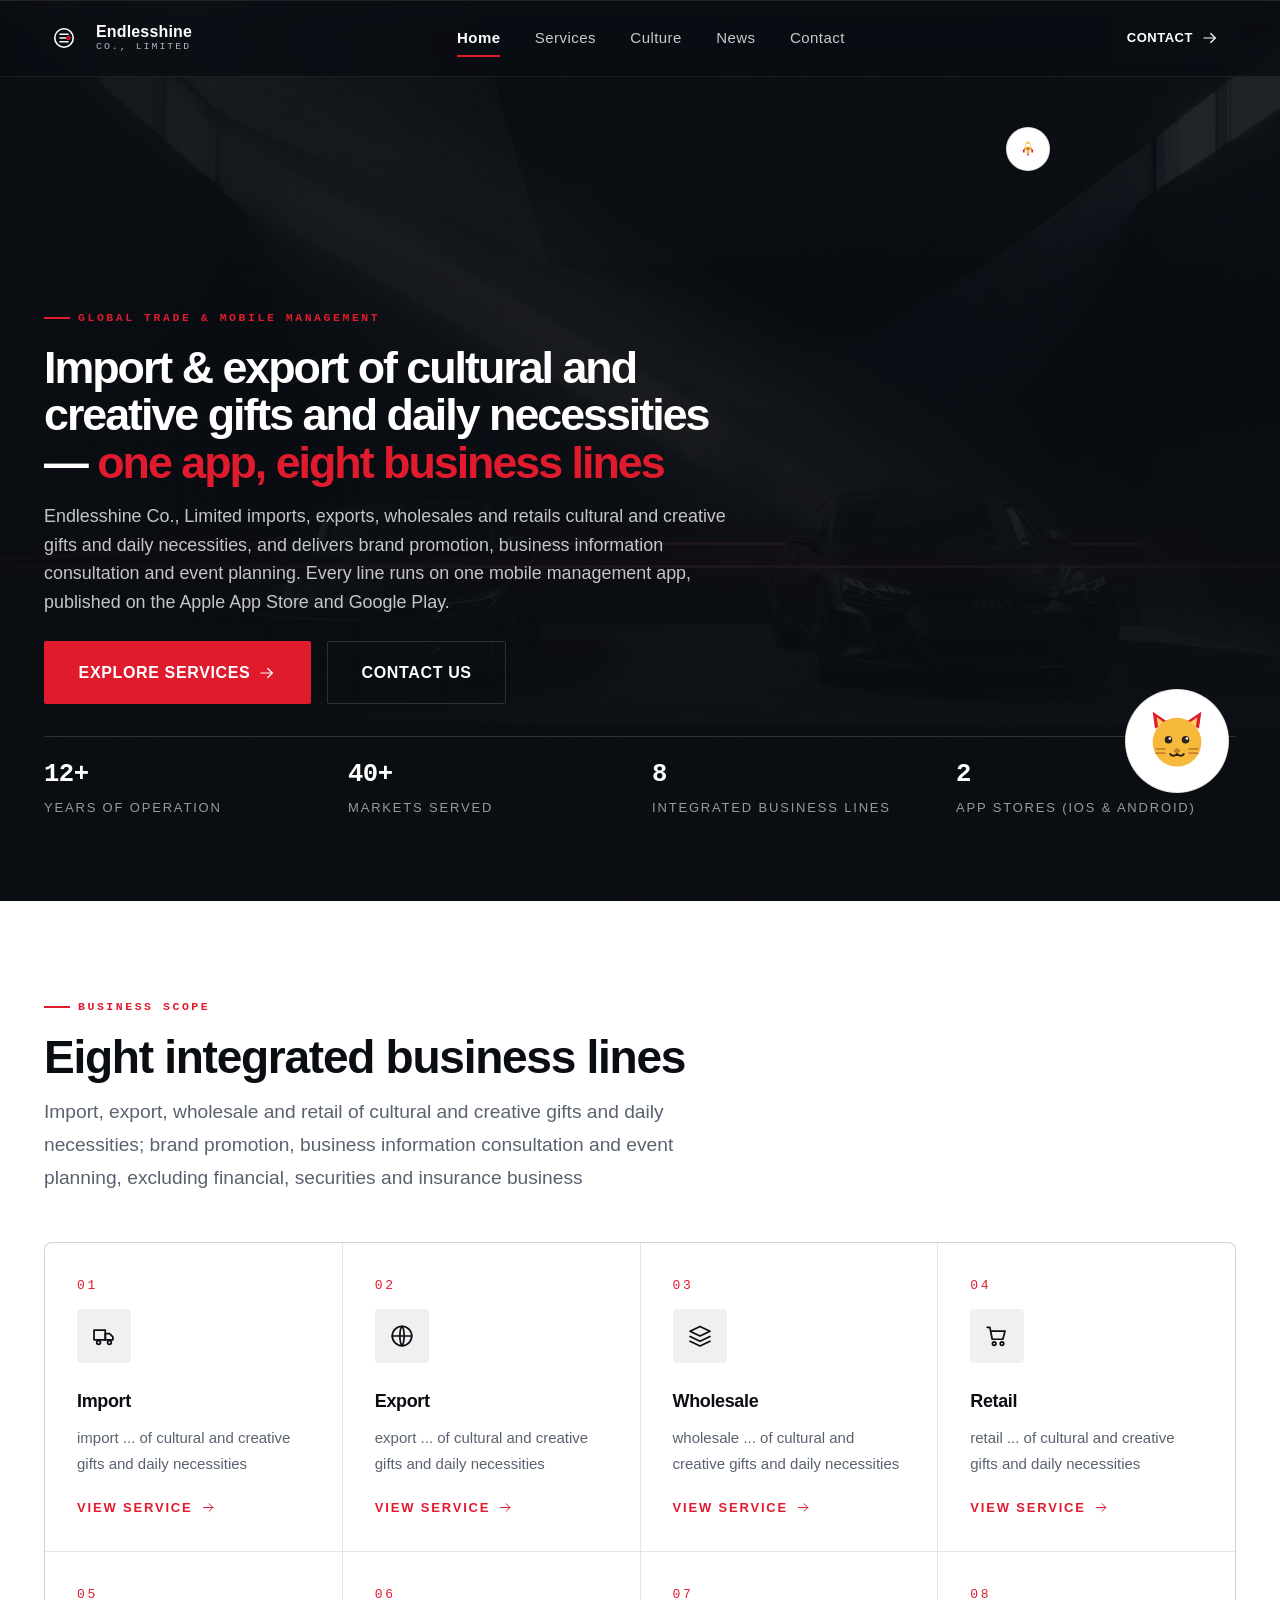
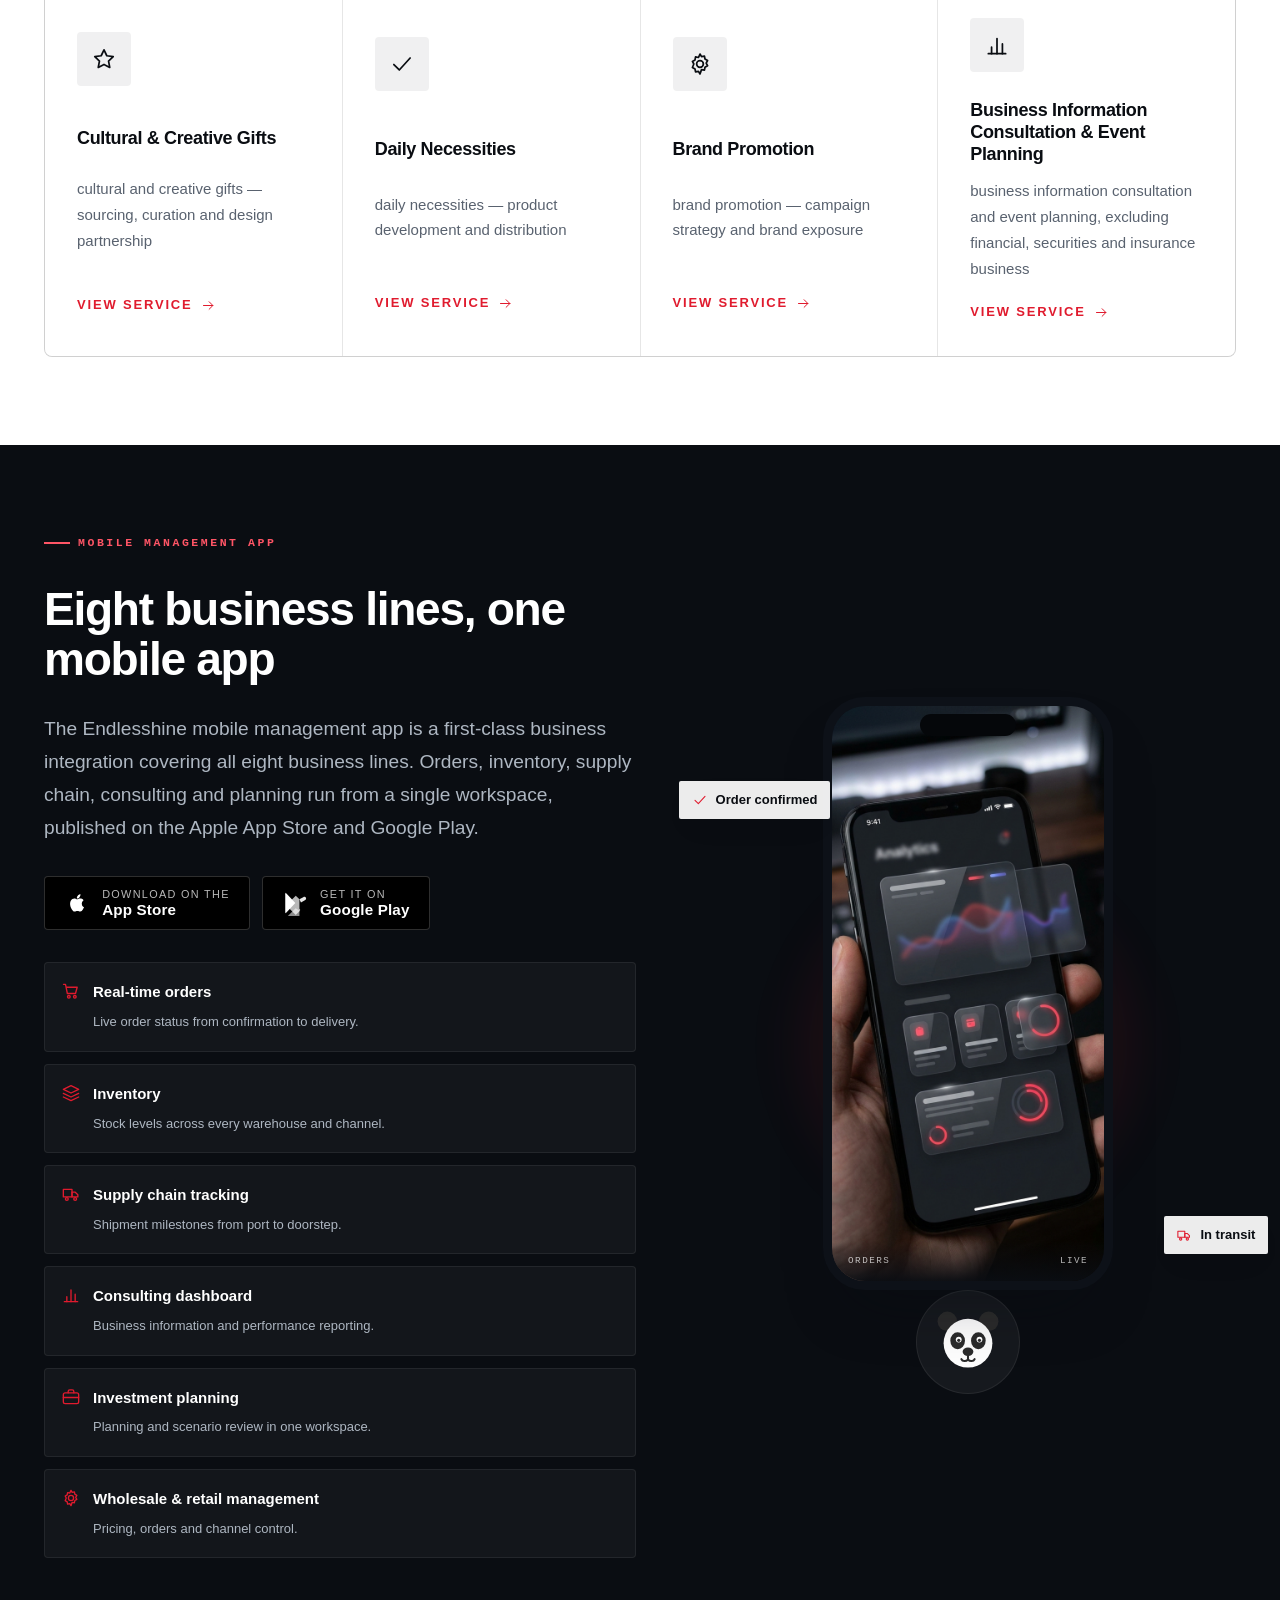
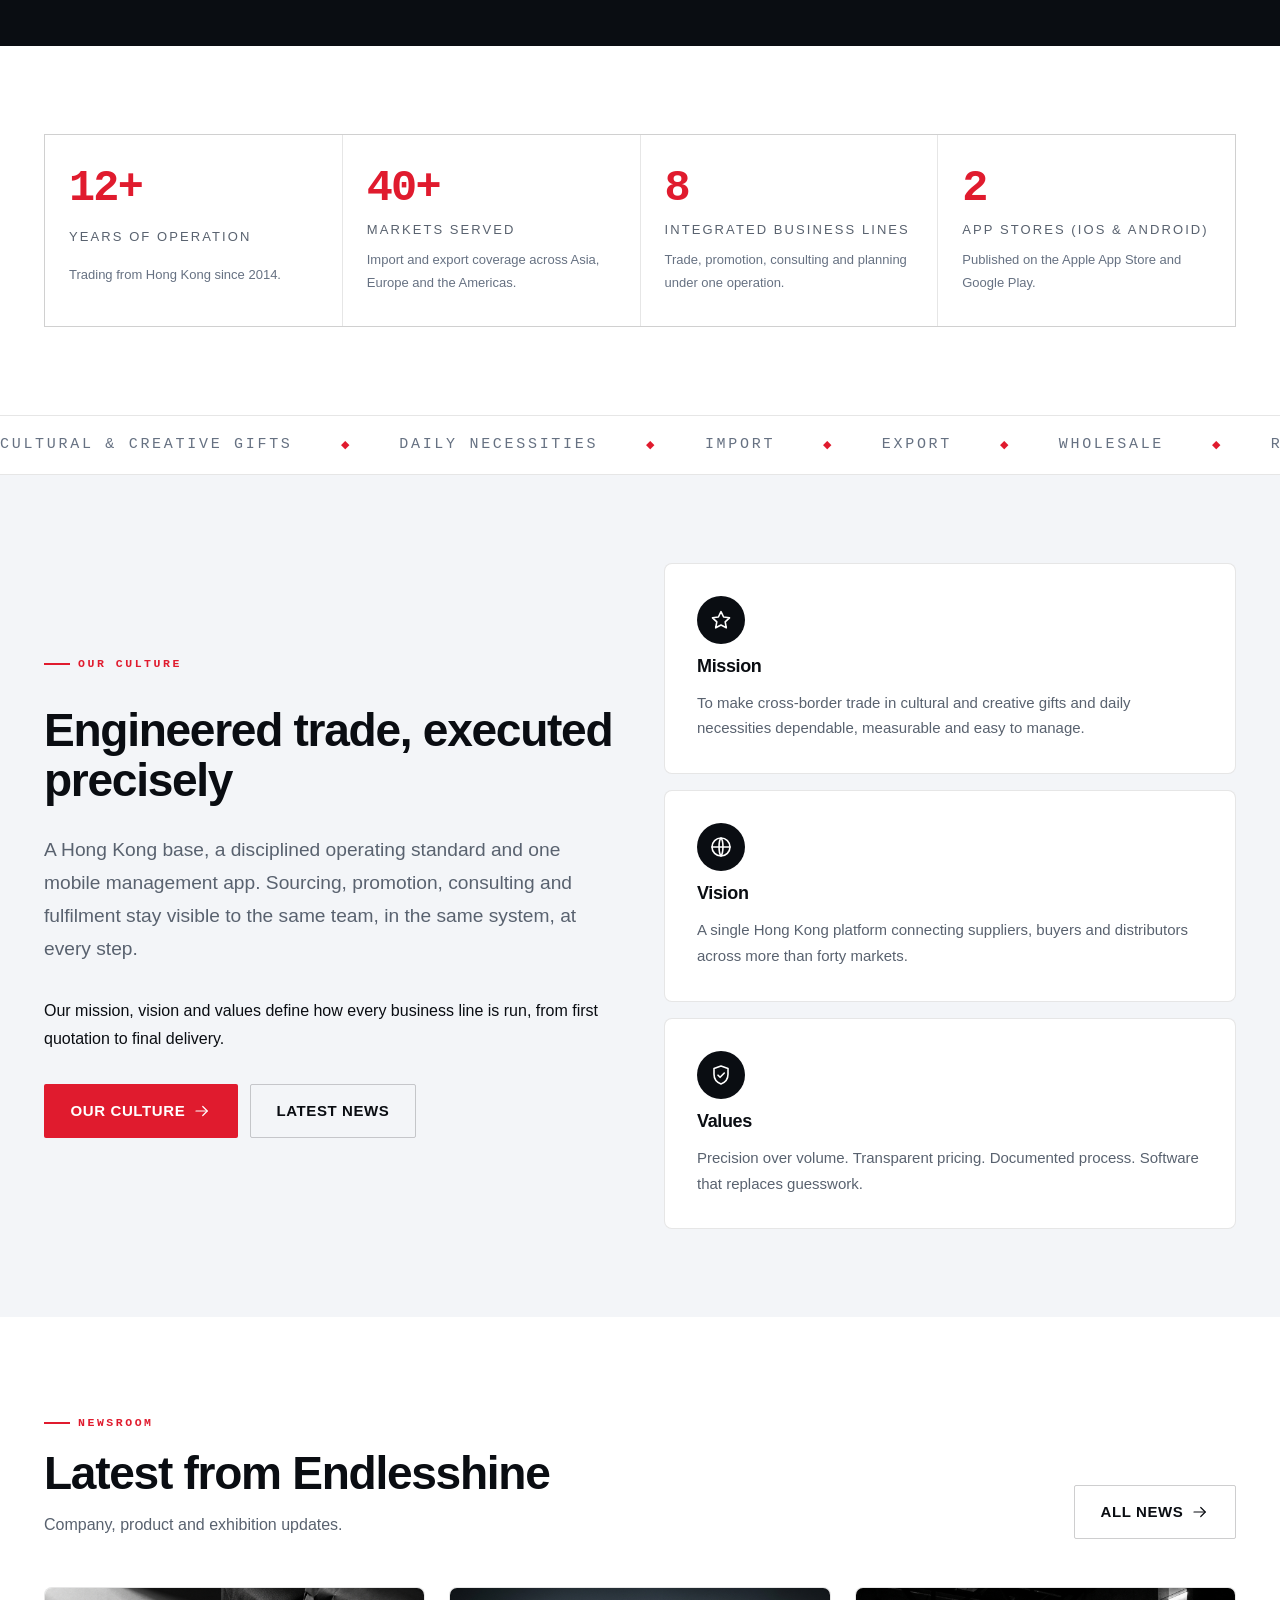
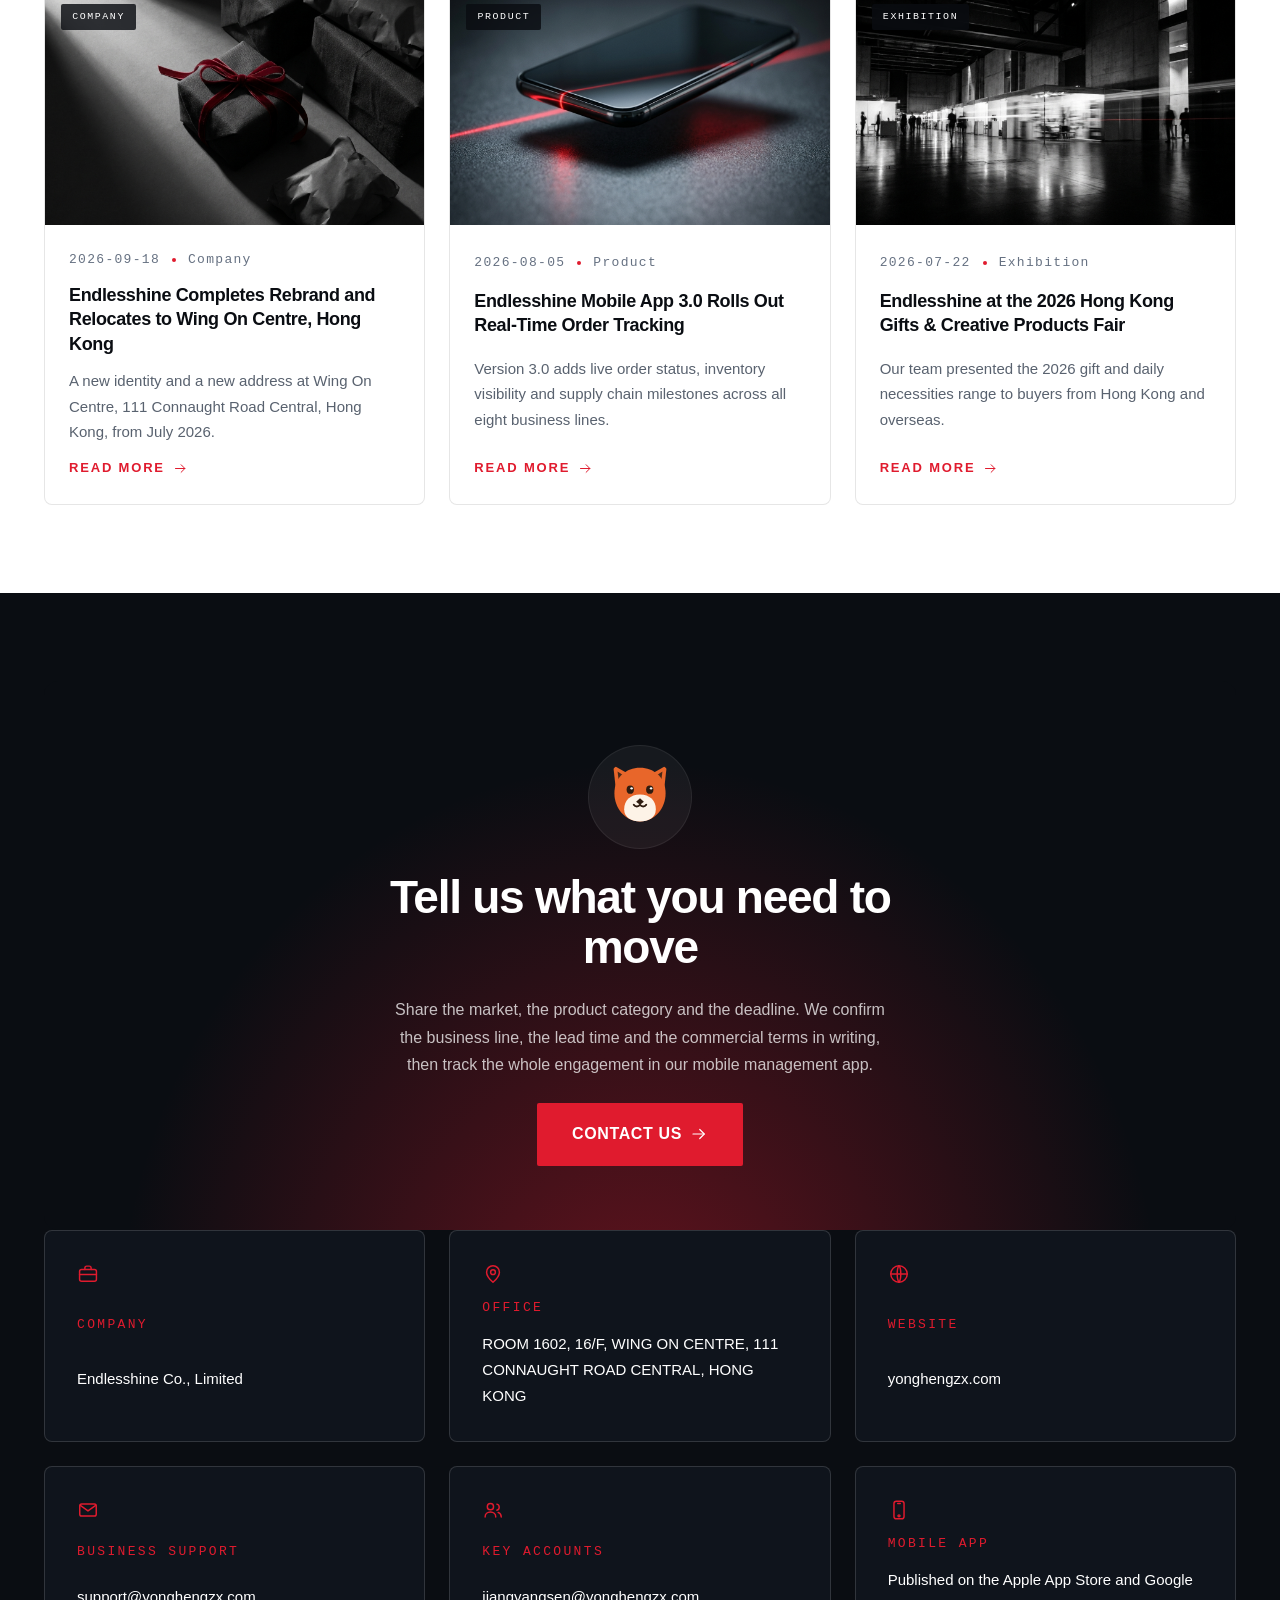
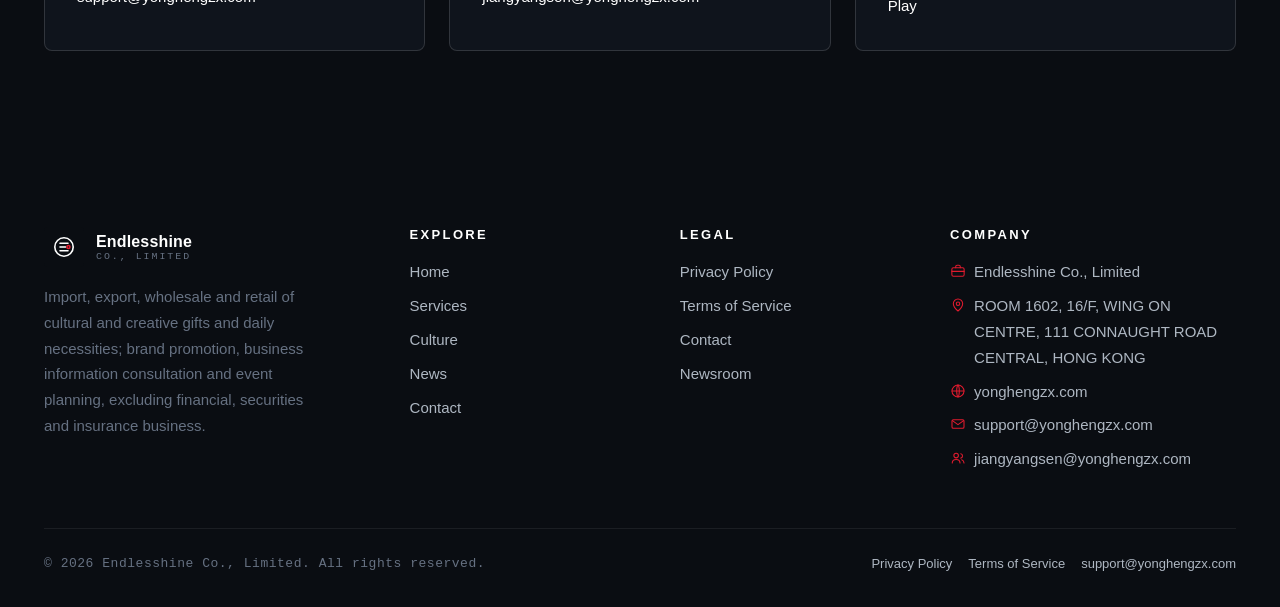
<file: index.html>
<!DOCTYPE html>
<html lang="en">
<head>
  <meta charset="utf-8">
  <meta name="viewport" content="width=device-width, initial-scale=1">
  <title>Endlesshine Co., Limited — Global Trade &amp; Mobile Management</title>
  <meta name="description" content="Endlesshine Co., Limited imports, exports, wholesales and retails cultural and creative gifts and daily necessities, with brand promotion, business information consultation and event planning, unified in one mobile management app.">
  <link rel="canonical" href="https://yonghengzx.com/">
  <meta property="og:title" content="Endlesshine Co., Limited — Global Trade &amp; Mobile Management">
  <meta property="og:description" content="Import, export, wholesale and retail of cultural and creative gifts and daily necessities, with brand promotion, business information consultation and event planning, unified in one mobile management app.">
  <meta property="og:url" content="https://yonghengzx.com/">
  <meta property="og:image" content="https://yonghengzx.com/images/hero.png">
  <meta name="twitter:card" content="summary_large_image">
  <meta name="twitter:title" content="Endlesshine Co., Limited — Global Trade &amp; Mobile Management">
  <meta name="twitter:description" content="Global trade and retail for cultural and creative gifts and daily necessities, powered by our mobile management app.">
  <meta name="twitter:image" content="https://yonghengzx.com/images/hero.png">
  <link rel="stylesheet" href="css/style.css">
  <script src="js/main.js" defer></script>
</head>
<body data-page="home">
  <header id="site-header"></header>

  <main>

    <!-- 01 — HERO -->
    <section class="hero">
      <div class="hero__bg">
        <img src="images/hero.png" alt="Endlesshine global trade and fulfilment operations">
      </div>
      <div class="grid-lines" aria-hidden="true"></div>

      <div class="container hero__inner">
        <p class="eyebrow reveal">Global Trade &amp; Mobile Management</p>
        <h1 class="hero__title fade-up">Import &amp; export of cultural and creative gifts and daily necessities — <em>one app, eight business lines</em></h1>
        <p class="hero__sub fade-in">Endlesshine Co., Limited imports, exports, wholesales and retails cultural and creative gifts and daily necessities, and delivers brand promotion, business information consultation and event planning. Every line runs on one mobile management app, published on the Apple App Store and Google Play.</p>
        <div class="hero__actions fade-up">
          <a class="btn btn--primary btn--lg" href="services.html">Explore services<svg class="btn__icon" aria-hidden="true"><use href="#arrow-right"></use></svg></a>
          <a class="btn btn--outline-invert btn--lg" href="contact.html">Contact us</a>
        </div>
        <div class="hero__meta">
          <div class="hero__meta-item">
            <span class="hero__meta-num">12+</span>
            <span class="hero__meta-label">Years of operation</span>
          </div>
          <div class="hero__meta-item">
            <span class="hero__meta-num">40+</span>
            <span class="hero__meta-label">Markets served</span>
          </div>
          <div class="hero__meta-item">
            <span class="hero__meta-num">8</span>
            <span class="hero__meta-label">Integrated business lines</span>
          </div>
          <div class="hero__meta-item">
            <span class="hero__meta-num">2</span>
            <span class="hero__meta-label">App stores (iOS &amp; Android)</span>
          </div>
        </div>
      </div>

      <span class="hero__mascot hero__mascot--a mascot mascot--lg mascot--round" data-mascot="cat"></span>
      <span class="hero__mascot hero__mascot--b mascot mascot--sm mascot--round" data-mascot="rocket-cat"></span>

      <div class="hero__scroll" aria-hidden="true">
        <span>Scroll</span>
        <span></span>
      </div>
    </section>

    <!-- 02 — BUSINESS PREVIEW -->
    <section class="section section--alt">
      <div class="container">
        <div class="section-head reveal">
          <p class="eyebrow">Business Scope</p>
          <h2 class="section-title">Eight integrated business lines</h2>
          <p class="lead">Import, export, wholesale and retail of cultural and creative gifts and daily necessities; brand promotion, business information consultation and event planning, excluding financial, securities and insurance business</p>
        </div>

        <div class="services-grid stagger">
          <a class="service-item" href="services.html">
            <span class="service-item__index">01</span>
            <span class="icon-badge icon-badge--ink"><svg class="icon" aria-hidden="true"><use href="#truck"></use></svg></span>
            <h3 class="service-item__title">Import</h3>
            <p class="service-item__desc">import ... of cultural and creative gifts and daily necessities</p>
            <span class="service-item__link">View service<svg class="icon" aria-hidden="true"><use href="#arrow-right"></use></svg></span>
          </a>
          <a class="service-item" href="services.html">
            <span class="service-item__index">02</span>
            <span class="icon-badge icon-badge--ink"><svg class="icon" aria-hidden="true"><use href="#globe"></use></svg></span>
            <h3 class="service-item__title">Export</h3>
            <p class="service-item__desc">export ... of cultural and creative gifts and daily necessities</p>
            <span class="service-item__link">View service<svg class="icon" aria-hidden="true"><use href="#arrow-right"></use></svg></span>
          </a>
          <a class="service-item" href="services.html">
            <span class="service-item__index">03</span>
            <span class="icon-badge icon-badge--ink"><svg class="icon" aria-hidden="true"><use href="#layers"></use></svg></span>
            <h3 class="service-item__title">Wholesale</h3>
            <p class="service-item__desc">wholesale ... of cultural and creative gifts and daily necessities</p>
            <span class="service-item__link">View service<svg class="icon" aria-hidden="true"><use href="#arrow-right"></use></svg></span>
          </a>
          <a class="service-item" href="services.html">
            <span class="service-item__index">04</span>
            <span class="icon-badge icon-badge--ink"><svg class="icon" aria-hidden="true"><use href="#cart"></use></svg></span>
            <h3 class="service-item__title">Retail</h3>
            <p class="service-item__desc">retail ... of cultural and creative gifts and daily necessities</p>
            <span class="service-item__link">View service<svg class="icon" aria-hidden="true"><use href="#arrow-right"></use></svg></span>
          </a>
          <a class="service-item" href="services.html">
            <span class="service-item__index">05</span>
            <span class="icon-badge icon-badge--ink"><svg class="icon" aria-hidden="true"><use href="#star"></use></svg></span>
            <h3 class="service-item__title">Cultural &amp; Creative Gifts</h3>
            <p class="service-item__desc">cultural and creative gifts — sourcing, curation and design partnership</p>
            <span class="service-item__link">View service<svg class="icon" aria-hidden="true"><use href="#arrow-right"></use></svg></span>
          </a>
          <a class="service-item" href="services.html">
            <span class="service-item__index">06</span>
            <span class="icon-badge icon-badge--ink"><svg class="icon" aria-hidden="true"><use href="#check"></use></svg></span>
            <h3 class="service-item__title">Daily Necessities</h3>
            <p class="service-item__desc">daily necessities — product development and distribution</p>
            <span class="service-item__link">View service<svg class="icon" aria-hidden="true"><use href="#arrow-right"></use></svg></span>
          </a>
          <a class="service-item" href="services.html">
            <span class="service-item__index">07</span>
            <span class="icon-badge icon-badge--ink"><svg class="icon" aria-hidden="true"><use href="#settings"></use></svg></span>
            <h3 class="service-item__title">Brand Promotion</h3>
            <p class="service-item__desc">brand promotion — campaign strategy and brand exposure</p>
            <span class="service-item__link">View service<svg class="icon" aria-hidden="true"><use href="#arrow-right"></use></svg></span>
          </a>
          <a class="service-item" href="services.html">
            <span class="service-item__index">08</span>
            <span class="icon-badge icon-badge--ink"><svg class="icon" aria-hidden="true"><use href="#chart"></use></svg></span>
            <h3 class="service-item__title">Business Information Consultation &amp; Event Planning</h3>
            <p class="service-item__desc">business information consultation and event planning, excluding financial, securities and insurance business</p>
            <span class="service-item__link">View service<svg class="icon" aria-hidden="true"><use href="#arrow-right"></use></svg></span>
          </a>
        </div>
      </div>
    </section>

    <!-- 03 — APP HIGHLIGHT -->
    <section class="section section--dark">
      <div class="container">
        <div class="app-highlight">
          <div class="app-highlight__copy">
            <p class="eyebrow eyebrow--invert reveal">Mobile Management App</p>
            <h2 class="section-title fade-up">Eight business lines, one mobile app</h2>
            <p class="lead fade-in">The Endlesshine mobile management app is a first-class business integration covering all eight business lines. Orders, inventory, supply chain, consulting and planning run from a single workspace, published on the Apple App Store and Google Play.</p>

            <div class="app-highlight__stores">
              <a class="store-badge" href="https://www.apple.com/app-store/">
                <svg class="store-badge__icon" aria-hidden="true"><use href="#apple"></use></svg>
                <span class="store-badge__text">
                  <span class="store-badge__top">Download on the</span>
                  <span class="store-badge__bottom">App Store</span>
                </span>
              </a>
              <a class="store-badge" href="https://play.google.com/store">
                <svg class="store-badge__icon" aria-hidden="true"><use href="#google-play"></use></svg>
                <span class="store-badge__text">
                  <span class="store-badge__top">Get it on</span>
                  <span class="store-badge__bottom">Google Play</span>
                </span>
              </a>
            </div>

            <div class="app-features stagger">
              <div class="app-feature">
                <svg class="icon" aria-hidden="true"><use href="#cart"></use></svg>
                <div>
                  <strong>Real-time orders</strong>
                  <span>Live order status from confirmation to delivery.</span>
                </div>
              </div>
              <div class="app-feature">
                <svg class="icon" aria-hidden="true"><use href="#layers"></use></svg>
                <div>
                  <strong>Inventory</strong>
                  <span>Stock levels across every warehouse and channel.</span>
                </div>
              </div>
              <div class="app-feature">
                <svg class="icon" aria-hidden="true"><use href="#truck"></use></svg>
                <div>
                  <strong>Supply chain tracking</strong>
                  <span>Shipment milestones from port to doorstep.</span>
                </div>
              </div>
              <div class="app-feature">
                <svg class="icon" aria-hidden="true"><use href="#chart"></use></svg>
                <div>
                  <strong>Consulting dashboard</strong>
                  <span>Business information and performance reporting.</span>
                </div>
              </div>
              <div class="app-feature">
                <svg class="icon" aria-hidden="true"><use href="#briefcase"></use></svg>
                <div>
                  <strong>Investment planning</strong>
                  <span>Planning and scenario review in one workspace.</span>
                </div>
              </div>
              <div class="app-feature">
                <svg class="icon" aria-hidden="true"><use href="#settings"></use></svg>
                <div>
                  <strong>Wholesale &amp; retail management</strong>
                  <span>Pricing, orders and channel control.</span>
                </div>
              </div>
            </div>
          </div>

          <div class="phone-stage">
            <div class="phone-stage__glow" aria-hidden="true"></div>
            <div class="phone-mock">
              <div class="phone-mock__notch" aria-hidden="true"></div>
              <div class="phone-mock__screen">
                <img src="images/app-phone.png" alt="Endlesshine mobile management app dashboard">
              </div>
              <div class="phone-mock__bar">
                <span>Orders</span>
                <span>Live</span>
              </div>
            </div>
            <div class="phone-mock__chip phone-mock__chip--tl">
              <svg class="icon" aria-hidden="true"><use href="#check"></use></svg>
              <span>Order confirmed</span>
            </div>
            <div class="phone-mock__chip phone-mock__chip--br">
              <svg class="icon" aria-hidden="true"><use href="#truck"></use></svg>
              <span>In transit</span>
            </div>
            <span class="mascot mascot--lg mascot--round" data-mascot="panda"></span>
          </div>
        </div>
      </div>
    </section>

    <!-- 04 — STATS -->
    <section class="section section--alt">
      <div class="container">
        <div class="stats stagger">
          <div class="stat">
            <span class="stat__num">12+</span>
            <span class="stat__label">Years of operation</span>
            <span class="stat__note">Trading from Hong Kong since 2014.</span>
          </div>
          <div class="stat">
            <span class="stat__num">40+</span>
            <span class="stat__label">Markets served</span>
            <span class="stat__note">Import and export coverage across Asia, Europe and the Americas.</span>
          </div>
          <div class="stat">
            <span class="stat__num">8</span>
            <span class="stat__label">Integrated business lines</span>
            <span class="stat__note">Trade, promotion, consulting and planning under one operation.</span>
          </div>
          <div class="stat">
            <span class="stat__num">2</span>
            <span class="stat__label">App stores (iOS &amp; Android)</span>
            <span class="stat__note">Published on the Apple App Store and Google Play.</span>
          </div>
        </div>
      </div>
    </section>

    <!-- 05 — MARQUEE -->
    <section class="marquee" aria-hidden="true">
      <div class="marquee__track">
        <span>Cultural &amp; Creative Gifts</span>
        <span>Daily Necessities</span>
        <span>Import</span>
        <span>Export</span>
        <span>Wholesale</span>
        <span>Retail</span>
        <span>Brand Promotion</span>
        <span>Consulting &amp; Event Planning</span>
        <span>Cultural &amp; Creative Gifts</span>
        <span>Daily Necessities</span>
        <span>Import</span>
        <span>Export</span>
        <span>Wholesale</span>
        <span>Retail</span>
        <span>Brand Promotion</span>
        <span>Consulting &amp; Event Planning</span>
      </div>
    </section>

    <!-- 06 — CULTURE PREVIEW -->
    <section class="section">
      <div class="container">
        <div class="split">
          <div class="split__body">
            <p class="eyebrow reveal">Our Culture</p>
            <h2 class="section-title fade-up">Engineered trade, executed precisely</h2>
            <p class="lead fade-in">A Hong Kong base, a disciplined operating standard and one mobile management app. Sourcing, promotion, consulting and fulfilment stay visible to the same team, in the same system, at every step.</p>
            <p>Our mission, vision and values define how every business line is run, from first quotation to final delivery.</p>
            <div class="cluster">
              <a class="btn btn--primary" href="culture.html">Our culture<svg class="btn__icon" aria-hidden="true"><use href="#arrow-right"></use></svg></a>
              <a class="btn btn--ghost" href="news.html">Latest news</a>
            </div>
          </div>
          <div class="split__media stack">
            <div class="value-card">
              <span class="value-card__icon"><svg class="icon" aria-hidden="true"><use href="#star"></use></svg></span>
              <h3 class="value-card__title">Mission</h3>
              <p class="value-card__text">To make cross-border trade in cultural and creative gifts and daily necessities dependable, measurable and easy to manage.</p>
            </div>
            <div class="value-card">
              <span class="value-card__icon"><svg class="icon" aria-hidden="true"><use href="#globe"></use></svg></span>
              <h3 class="value-card__title">Vision</h3>
              <p class="value-card__text">A single Hong Kong platform connecting suppliers, buyers and distributors across more than forty markets.</p>
            </div>
            <div class="value-card">
              <span class="value-card__icon"><svg class="icon" aria-hidden="true"><use href="#shield"></use></svg></span>
              <h3 class="value-card__title">Values</h3>
              <p class="value-card__text">Precision over volume. Transparent pricing. Documented process. Software that replaces guesswork.</p>
            </div>
          </div>
        </div>
      </div>
    </section>

    <!-- 07 — NEWS PREVIEW -->
    <section class="section section--alt">
      <div class="container">
        <div class="section-head section-head--split">
          <div>
            <p class="eyebrow">Newsroom</p>
            <h2 class="section-title">Latest from Endlesshine</h2>
            <p class="section-sub">Company, product and exhibition updates.</p>
          </div>
          <a class="btn btn--ghost" href="news.html">All news<svg class="btn__icon" aria-hidden="true"><use href="#arrow-right"></use></svg></a>
        </div>

        <div class="grid grid--3 stagger">
          <article class="news-card">
            <div class="news-card__thumb">
              <img src="images/news-1.png" alt="Endlesshine office reception at Wing On Centre">
              <span class="news-card__cat">Company</span>
            </div>
            <div class="news-card__body">
              <div class="news-card__meta">
                <span>2026-09-18</span>
                <span class="dot"></span>
                <span>Company</span>
              </div>
              <h3 class="news-card__title">Endlesshine Completes Rebrand and Relocates to Wing On Centre, Hong Kong</h3>
              <p class="news-card__excerpt">A new identity and a new address at Wing On Centre, 111 Connaught Road Central, Hong Kong, from July 2026.</p>
              <span class="news-card__more">Read more<svg class="icon" aria-hidden="true"><use href="#arrow-right"></use></svg></span>
            </div>
          </article>

          <article class="news-card">
            <div class="news-card__thumb">
              <img src="images/news-2.png" alt="Endlesshine mobile app showing live order tracking">
              <span class="news-card__cat">Product</span>
            </div>
            <div class="news-card__body">
              <div class="news-card__meta">
                <span>2026-08-05</span>
                <span class="dot"></span>
                <span>Product</span>
              </div>
              <h3 class="news-card__title">Endlesshine Mobile App 3.0 Rolls Out Real-Time Order Tracking</h3>
              <p class="news-card__excerpt">Version 3.0 adds live order status, inventory visibility and supply chain milestones across all eight business lines.</p>
              <span class="news-card__more">Read more<svg class="icon" aria-hidden="true"><use href="#arrow-right"></use></svg></span>
            </div>
          </article>

          <article class="news-card">
            <div class="news-card__thumb">
              <img src="images/news-3.png" alt="Endlesshine exhibition stand at the Hong Kong gifts and creative products fair">
              <span class="news-card__cat">Exhibition</span>
            </div>
            <div class="news-card__body">
              <div class="news-card__meta">
                <span>2026-07-22</span>
                <span class="dot"></span>
                <span>Exhibition</span>
              </div>
              <h3 class="news-card__title">Endlesshine at the 2026 Hong Kong Gifts &amp; Creative Products Fair</h3>
              <p class="news-card__excerpt">Our team presented the 2026 gift and daily necessities range to buyers from Hong Kong and overseas.</p>
              <span class="news-card__more">Read more<svg class="icon" aria-hidden="true"><use href="#arrow-right"></use></svg></span>
            </div>
          </article>
        </div>
      </div>
    </section>

    <!-- 08 — CONTACT CTA -->
    <section class="section section--dark">
      <div class="container">
        <div class="cta-band">
          <span class="mascot mascot--lg mascot--round" data-mascot="fox"></span>
          <h2 class="cta-band__title reveal">Tell us what you need to move</h2>
          <p class="cta-band__text">Share the market, the product category and the deadline. We confirm the business line, the lead time and the commercial terms in writing, then track the whole engagement in our mobile management app.</p>
          <a class="btn btn--primary btn--lg" href="contact.html">Contact us<svg class="btn__icon" aria-hidden="true"><use href="#arrow-right"></use></svg></a>
        </div>

        <div class="contact-grid stagger">
          <div class="contact-card">
            <svg class="icon" aria-hidden="true"><use href="#briefcase"></use></svg>
            <span class="contact-card__label">Company</span>
            <span class="contact-card__value">Endlesshine Co., Limited</span>
          </div>
          <div class="contact-card">
            <svg class="icon" aria-hidden="true"><use href="#map-pin"></use></svg>
            <span class="contact-card__label">Office</span>
            <span class="contact-card__value">ROOM 1602, 16/F, WING ON CENTRE, 111 CONNAUGHT ROAD CENTRAL, HONG KONG</span>
          </div>
          <div class="contact-card">
            <svg class="icon" aria-hidden="true"><use href="#globe"></use></svg>
            <span class="contact-card__label">Website</span>
            <a class="contact-card__value" href="https://yonghengzx.com">yonghengzx.com</a>
          </div>
          <div class="contact-card">
            <svg class="icon" aria-hidden="true"><use href="#mail"></use></svg>
            <span class="contact-card__label">Business support</span>
            <a class="contact-card__value" href="mailto:support@yonghengzx.com">support@yonghengzx.com</a>
          </div>
          <div class="contact-card">
            <svg class="icon" aria-hidden="true"><use href="#users"></use></svg>
            <span class="contact-card__label">Key accounts</span>
            <a class="contact-card__value" href="mailto:jiangyangsen@yonghengzx.com">jiangyangsen@yonghengzx.com</a>
          </div>
          <div class="contact-card">
            <svg class="icon" aria-hidden="true"><use href="#mobile-app"></use></svg>
            <span class="contact-card__label">Mobile app</span>
            <span class="contact-card__value">Published on the Apple App Store and Google Play</span>
          </div>
        </div>
      </div>
    </section>

  </main>

  <footer id="site-footer"></footer>
</body>
</html>
</file>
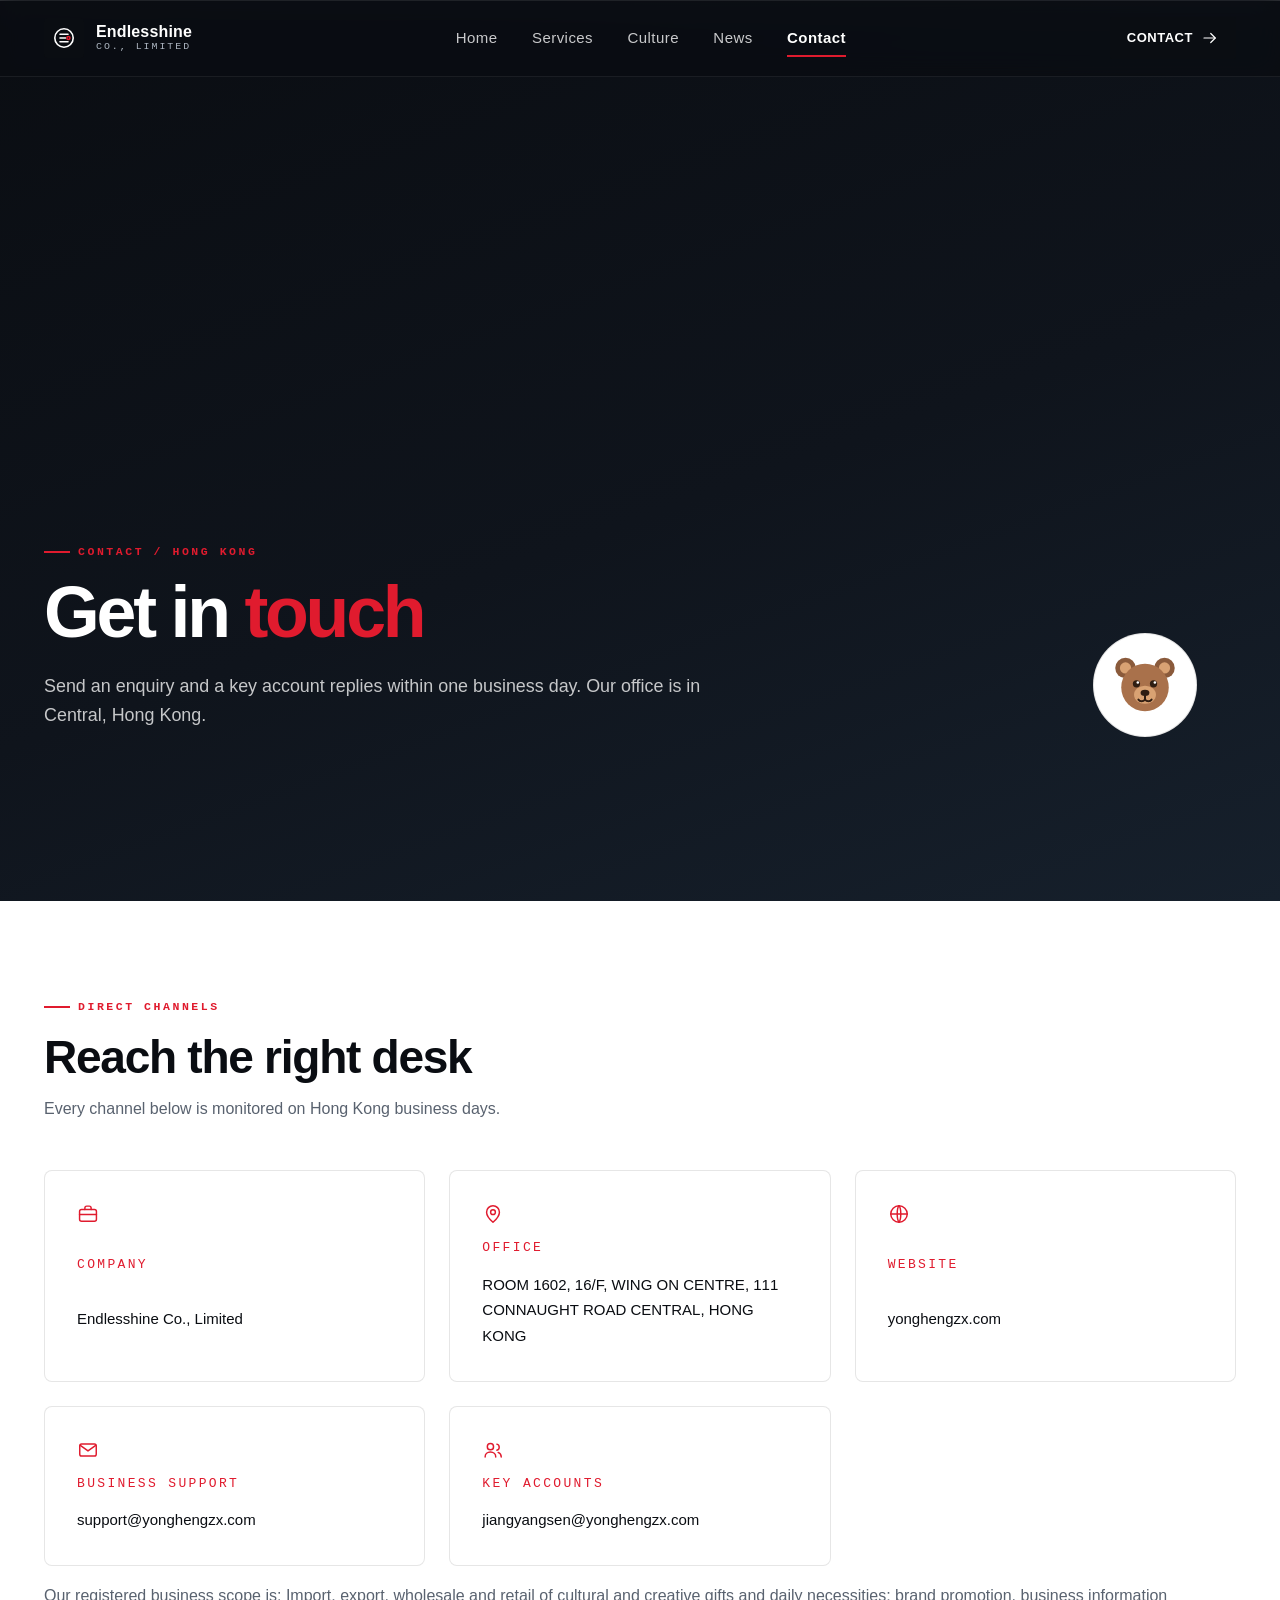
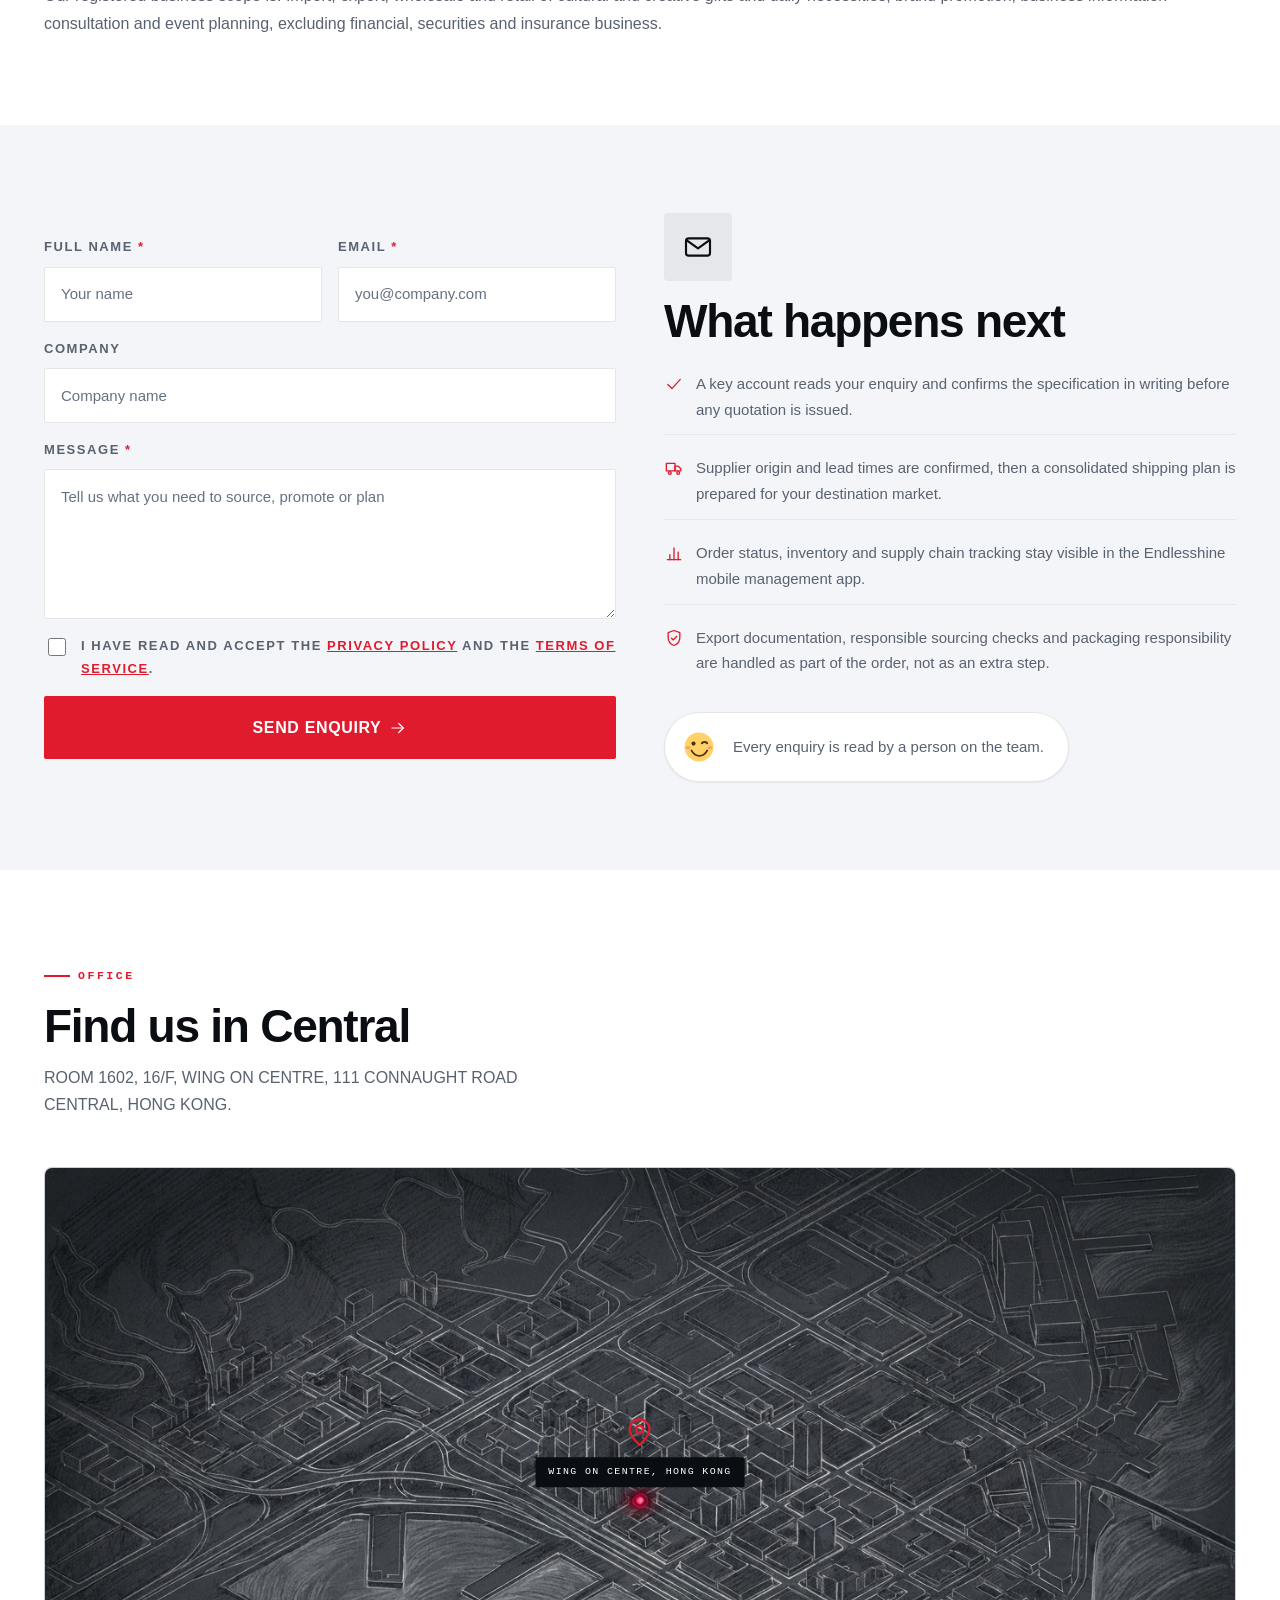
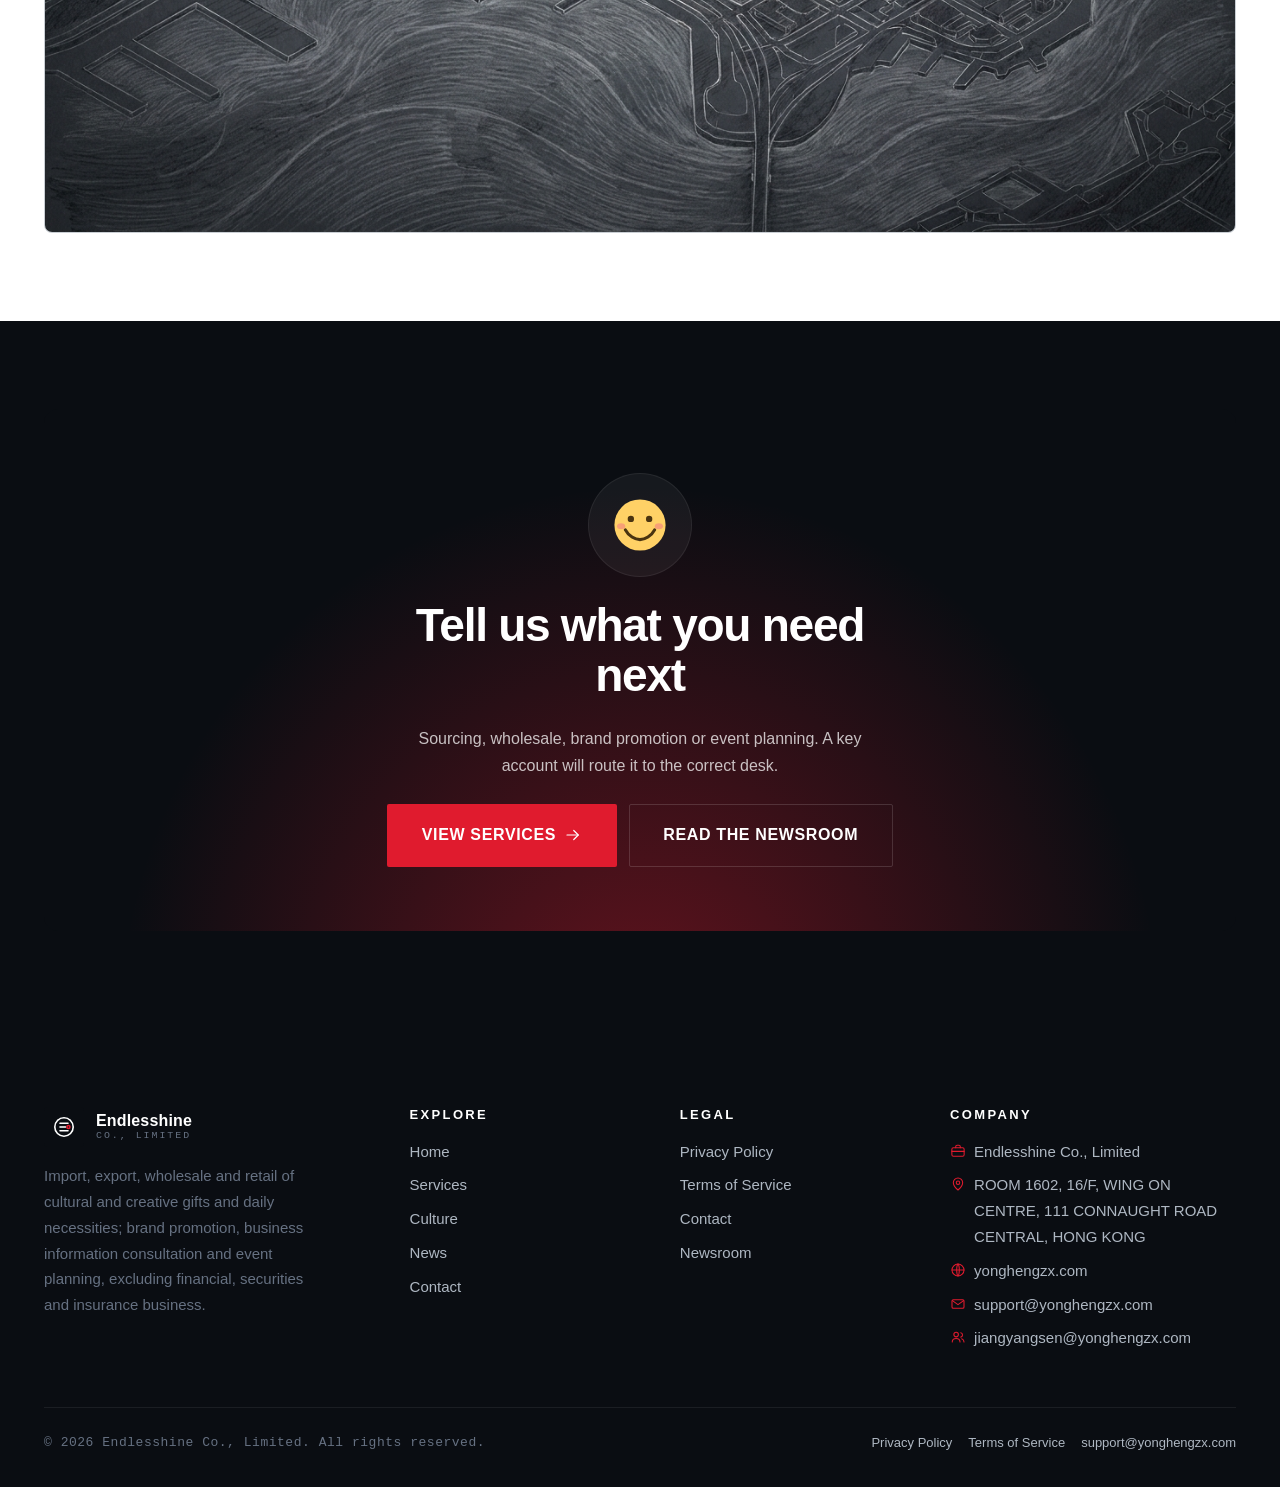
<file: contact.html>
<!DOCTYPE html>
<html lang="en">
<head>
  <meta charset="UTF-8">
  <meta name="viewport" content="width=device-width, initial-scale=1">
  <title>Contact &mdash; Endlesshine Co., Limited</title>
  <meta name="description" content="Reach Endlesshine Co., Limited at ROOM 1602, 16/F, WING ON CENTRE, 111 CONNAUGHT ROAD CENTRAL, HONG KONG, or write to support@yonghengzx.com.">
  <link rel="canonical" href="https://yonghengzx.com/contact.html">
  <meta property="og:title" content="Contact &mdash; Endlesshine Co., Limited">
  <meta property="og:description" content="Hong Kong office address, business support and key account contacts.">
  <meta property="og:url" content="https://yonghengzx.com/contact.html">
  <meta property="og:image" content="https://yonghengzx.com/images/map.png">
  <meta name="twitter:card" content="summary_large_image">
  <meta name="twitter:title" content="Contact &mdash; Endlesshine Co., Limited">
  <meta name="twitter:description" content="Hong Kong office address, business support and key account contacts.">
  <meta name="twitter:image" content="https://yonghengzx.com/images/map.png">
  <link rel="stylesheet" href="css/style.css">
  <script src="js/main.js" defer></script>
</head>
<body data-page="contact">
<header id="site-header"></header>

<!-- 01 / Page hero -->
<section class="hero hero--page">
  <div class="container hero__inner">
    <span class="eyebrow fade-up">Contact / Hong Kong</span>
    <h1 class="hero__title fade-up">Get in <em>touch</em></h1>
    <p class="hero__sub fade-up">Send an enquiry and a key account replies within one business day. Our office is in Central, Hong Kong.</p>
    <span class="hero__mascot hero__mascot--a text-center"><span class="mascot mascot--lg mascot--round" data-mascot="bear"></span></span>
  </div>
</section>

<!-- 02 / Contact cards -->
<section class="section section--alt">
  <div class="container">
    <div class="section-head reveal">
      <span class="eyebrow">Direct Channels</span>
      <h2 class="section-title">Reach the right desk</h2>
      <p class="section-sub">Every channel below is monitored on Hong Kong business days.</p>
    </div>
    <div class="stack">
      <div class="contact-grid stagger">
        <article class="contact-card">
          <svg class="icon" aria-hidden="true"><use href="#briefcase"></use></svg>
          <span class="contact-card__label">Company</span>
          <span class="contact-card__value">Endlesshine Co., Limited</span>
        </article>
        <article class="contact-card">
          <svg class="icon" aria-hidden="true"><use href="#map-pin"></use></svg>
          <span class="contact-card__label">Office</span>
          <span class="contact-card__value">ROOM 1602, 16/F, WING ON CENTRE, 111 CONNAUGHT ROAD CENTRAL, HONG KONG</span>
        </article>
        <article class="contact-card">
          <svg class="icon" aria-hidden="true"><use href="#globe"></use></svg>
          <span class="contact-card__label">Website</span>
          <a class="contact-card__value" href="https://yonghengzx.com">yonghengzx.com</a>
        </article>
        <article class="contact-card">
          <svg class="icon" aria-hidden="true"><use href="#mail"></use></svg>
          <span class="contact-card__label">Business support</span>
          <a class="contact-card__value" href="mailto:support@yonghengzx.com">support@yonghengzx.com</a>
        </article>
        <article class="contact-card">
          <svg class="icon" aria-hidden="true"><use href="#users"></use></svg>
          <span class="contact-card__label">Key accounts</span>
          <a class="contact-card__value" href="mailto:jiangyangsen@yonghengzx.com">jiangyangsen@yonghengzx.com</a>
        </article>
      </div>
      <p class="text-soft">Our registered business scope is: Import, export, wholesale and retail of cultural and creative gifts and daily necessities; brand promotion, business information consultation and event planning, excluding financial, securities and insurance business.</p>
    </div>
  </div>
</section>

<!-- 03 / Enquiry form -->
<section class="section">
  <div class="container">
    <div class="split">
      <div class="split__body">
        <div class="form-wrap">
          <form class="form" id="contact-form" novalidate>
            <div class="form__row">
              <div class="field">
                <label for="cf-name">Full name <span class="req">*</span></label>
                <input class="input" type="text" id="cf-name" name="name" placeholder="Your name">
                <span class="form-error"></span>
              </div>
              <div class="field">
                <label for="cf-email">Email <span class="req">*</span></label>
                <input class="input" type="email" id="cf-email" name="email" placeholder="you@company.com">
                <span class="form-error"></span>
              </div>
            </div>
            <div class="field">
              <label for="cf-company">Company</label>
              <input class="input" type="text" id="cf-company" name="company" placeholder="Company name">
              <span class="form-error"></span>
            </div>
            <div class="field">
              <label for="cf-message">Message <span class="req">*</span></label>
              <textarea class="textarea" id="cf-message" name="message" placeholder="Tell us what you need to source, promote or plan"></textarea>
              <span class="form-error"></span>
            </div>
            <div class="field">
              <label class="checkbox" for="cf-consent"><input type="checkbox" id="cf-consent" name="consent"><span>I have read and accept the <a href="privacy.html">Privacy Policy</a> and the <a href="terms.html">Terms of Service</a>.</span></label>
              <span class="form-error"></span>
            </div>
            <button class="btn btn--primary btn--lg" type="submit">Send enquiry<svg class="btn__icon" aria-hidden="true"><use href="#arrow-right"></use></svg></button>
          </form>
          <div class="form-success"><svg class="icon" aria-hidden="true"><use href="#check"></use></svg><span>Thank you. Your enquiry has been received and our team will reply within one business day.</span></div>
        </div>
      </div>
      <div class="split__media stack">
        <span class="icon-badge icon-badge--ink icon-badge--lg"><svg class="icon" aria-hidden="true"><use href="#mail"></use></svg></span>
        <h2 class="section-title">What happens next</h2>
        <ul class="feature-list">
          <li class="feature-list__item">
            <svg class="icon" aria-hidden="true"><use href="#check"></use></svg>
            <span>A key account reads your enquiry and confirms the specification in writing before any quotation is issued.</span>
          </li>
          <li class="feature-list__item">
            <svg class="icon" aria-hidden="true"><use href="#truck"></use></svg>
            <span>Supplier origin and lead times are confirmed, then a consolidated shipping plan is prepared for your destination market.</span>
          </li>
          <li class="feature-list__item">
            <svg class="icon" aria-hidden="true"><use href="#chart"></use></svg>
            <span>Order status, inventory and supply chain tracking stay visible in the Endlesshine mobile management app.</span>
          </li>
          <li class="feature-list__item">
            <svg class="icon" aria-hidden="true"><use href="#shield"></use></svg>
            <span>Export documentation, responsible sourcing checks and packaging responsibility are handled as part of the order, not as an extra step.</span>
          </li>
        </ul>
        <div class="mascot-bubble">
          <span class="mascot" data-mascot="wink"></span>
          <span>Every enquiry is read by a person on the team.</span>
        </div>
      </div>
    </div>
  </div>
</section>

<!-- 04 / Map -->
<section class="section section--alt">
  <div class="container">
    <div class="section-head reveal">
      <span class="eyebrow">Office</span>
      <h2 class="section-title">Find us in Central</h2>
      <p class="section-sub">ROOM 1602, 16/F, WING ON CENTRE, 111 CONNAUGHT ROAD CENTRAL, HONG KONG.</p>
    </div>
    <div class="map-frame reveal">
      <img src="images/map.png" alt="Office location map">
      <div class="map-frame__pin">
        <svg class="icon" aria-hidden="true"><use href="#map-pin"></use></svg>
        <span>Wing On Centre, Hong Kong</span>
      </div>
    </div>
  </div>
</section>

<!-- 05 / CTA -->
<section class="section section--dark">
  <div class="container">
    <div class="cta-band">
      <span class="mascot mascot--lg mascot--round" data-mascot="smile"></span>
      <h2 class="cta-band__title">Tell us what you need next</h2>
      <p class="cta-band__text">Sourcing, wholesale, brand promotion or event planning. A key account will route it to the correct desk.</p>
      <div class="cluster cluster--center">
        <a class="btn btn--primary btn--lg" href="services.html">View services<svg class="btn__icon" aria-hidden="true"><use href="#arrow-right"></use></svg></a>
        <a class="btn btn--outline-invert btn--lg" href="news.html">Read the newsroom</a>
      </div>
    </div>
  </div>
</section>

<footer id="site-footer"></footer>
</body>
</html>
</file>
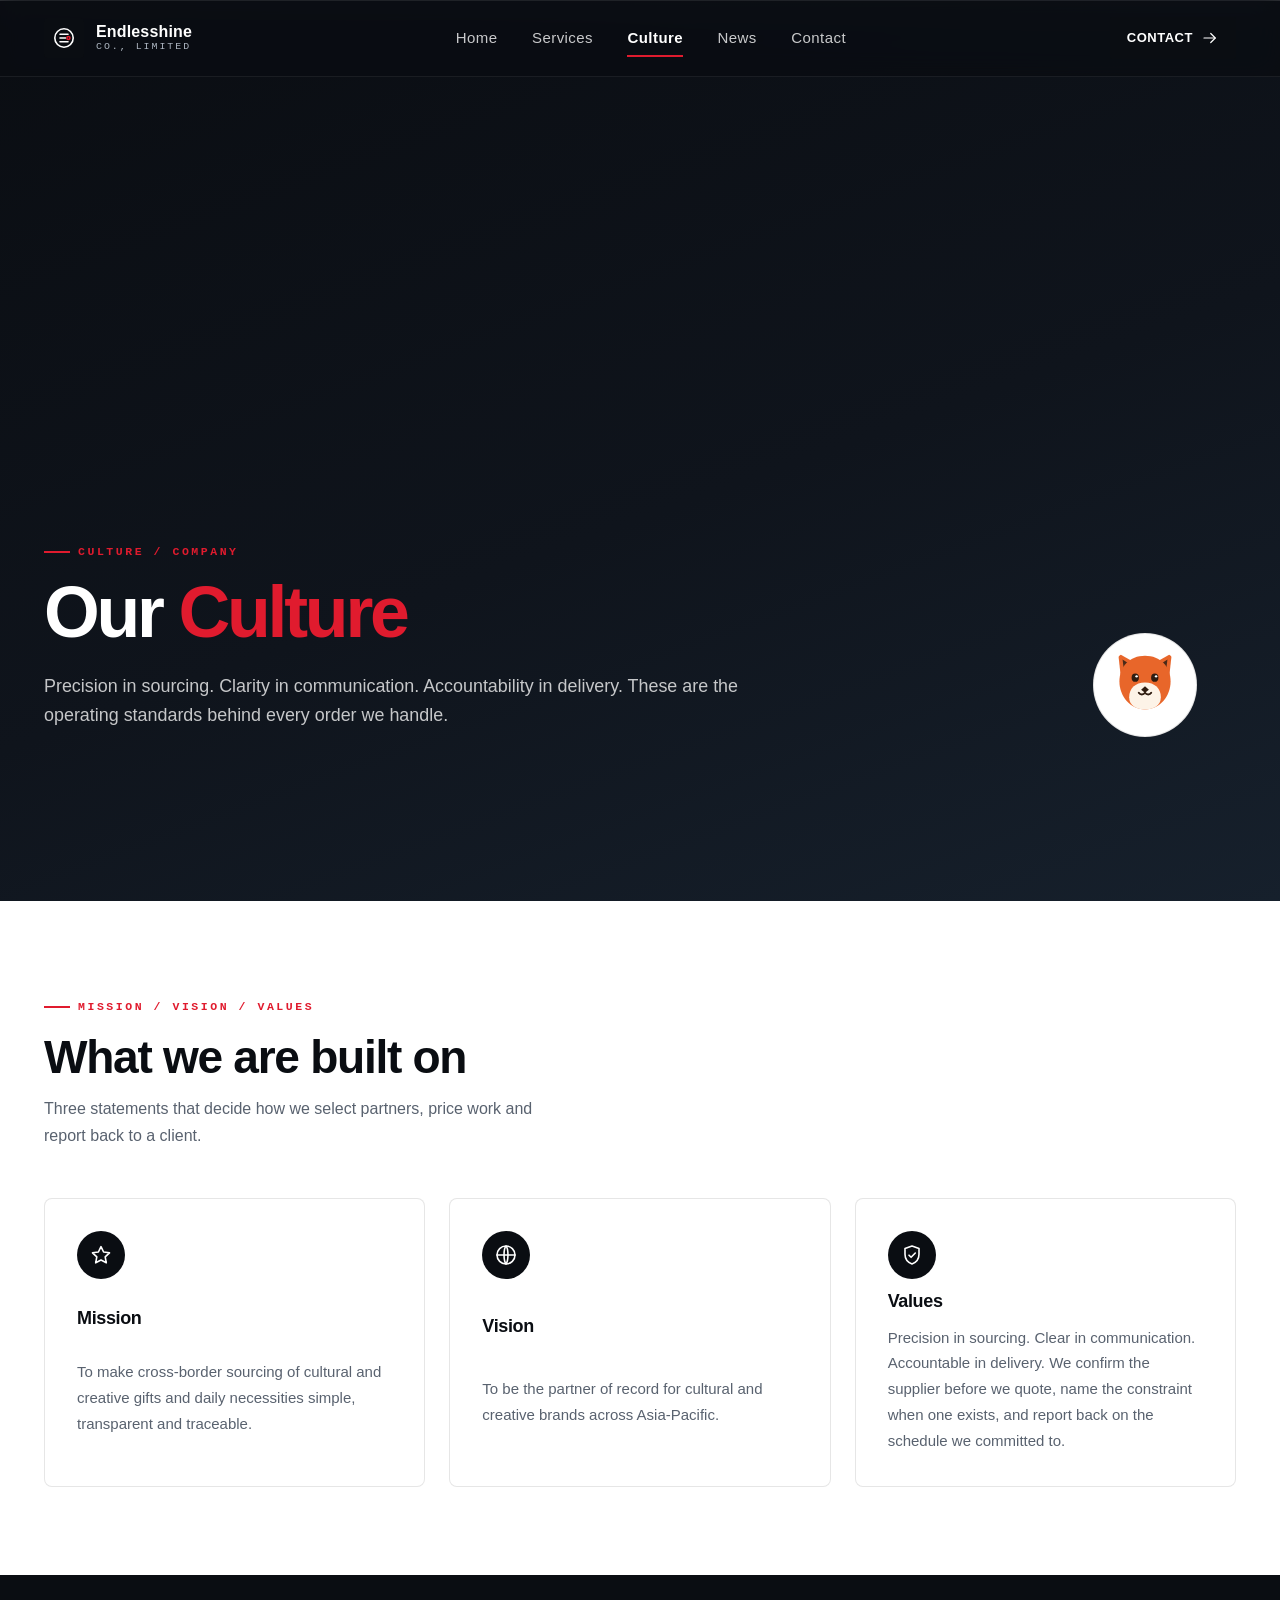
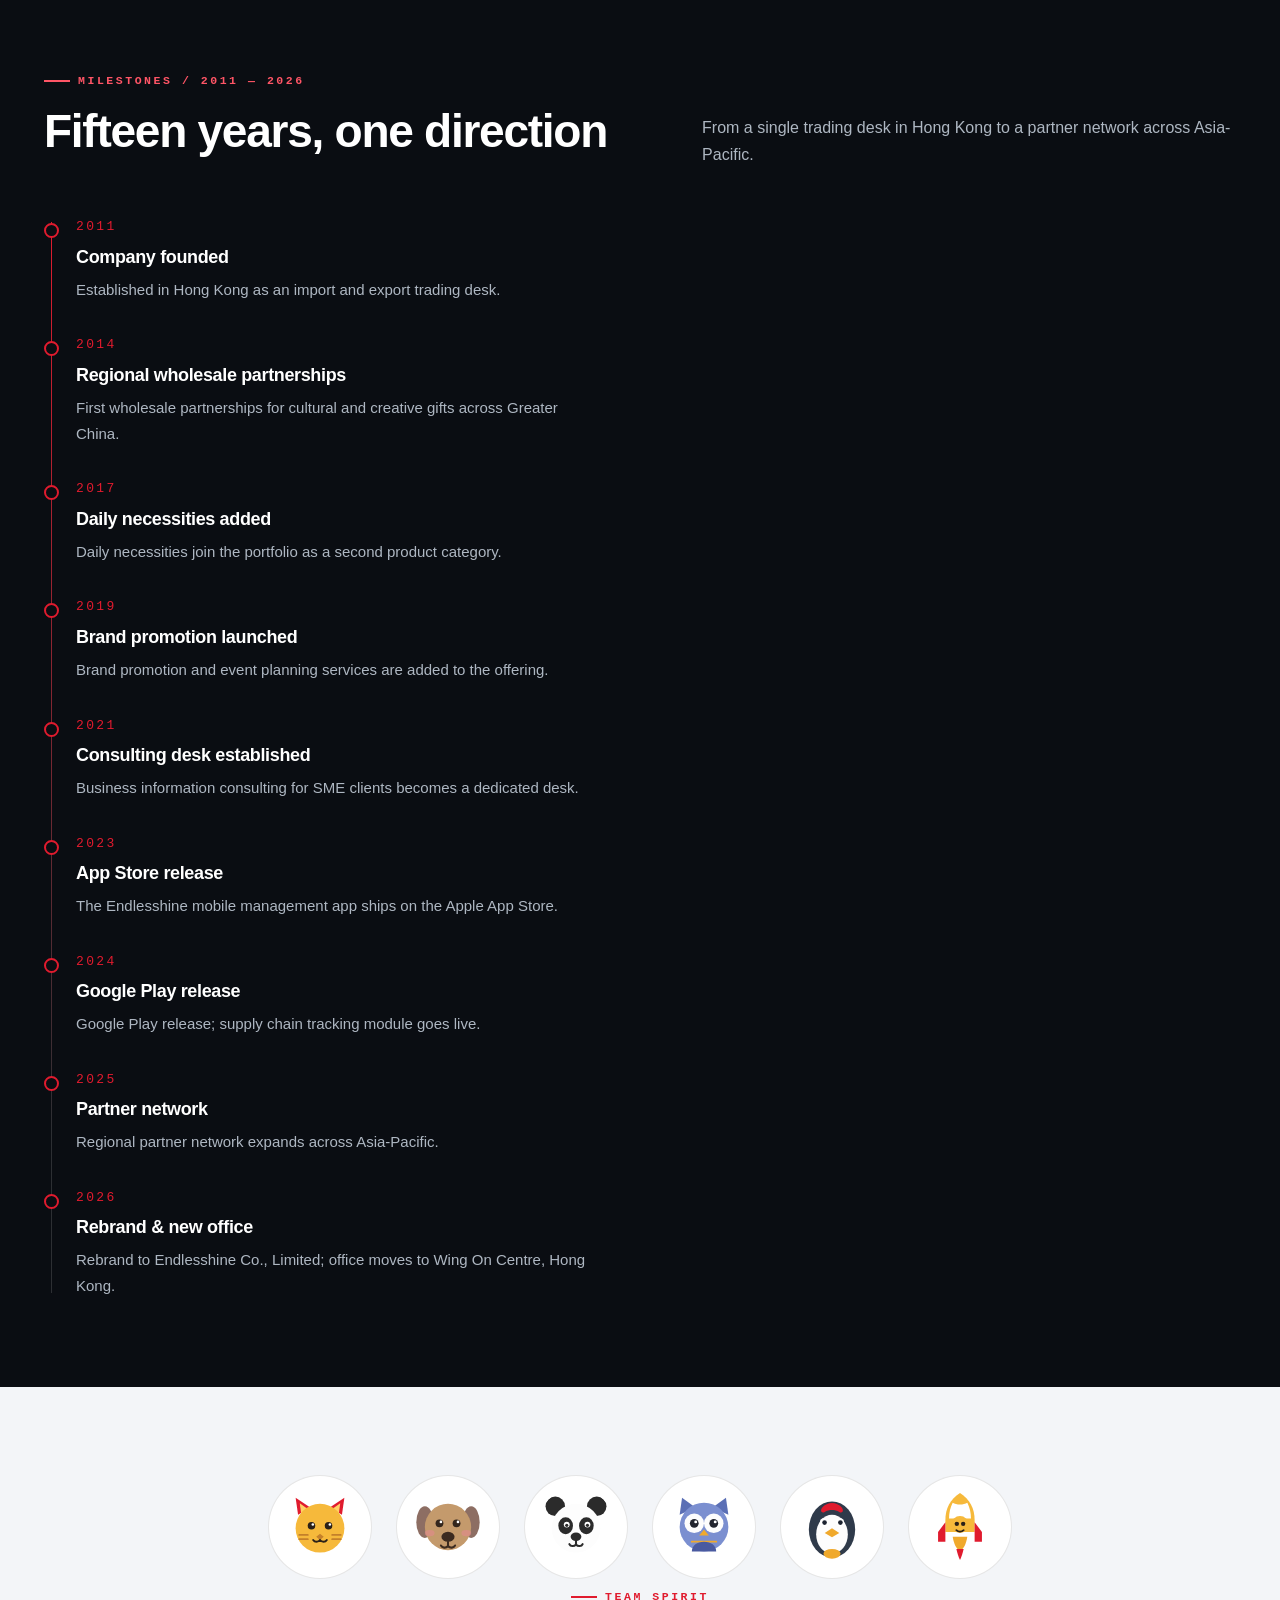
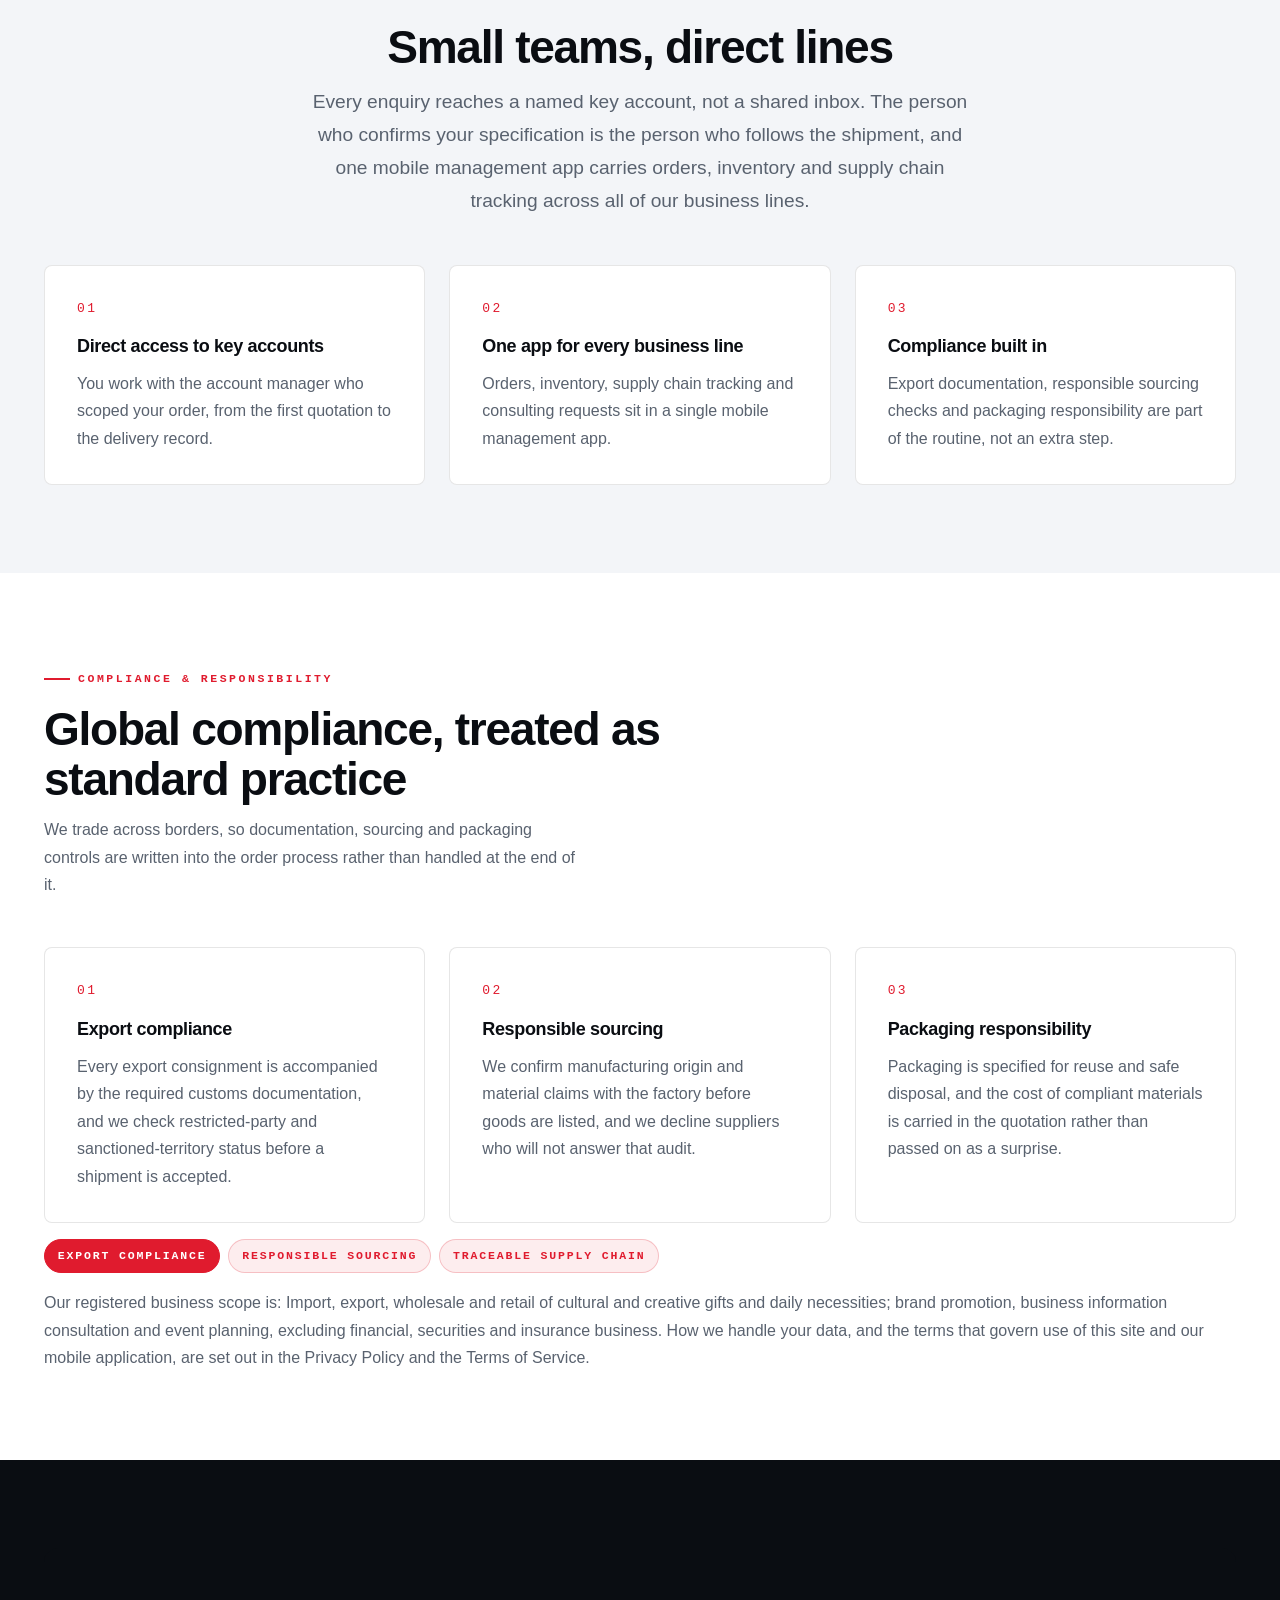
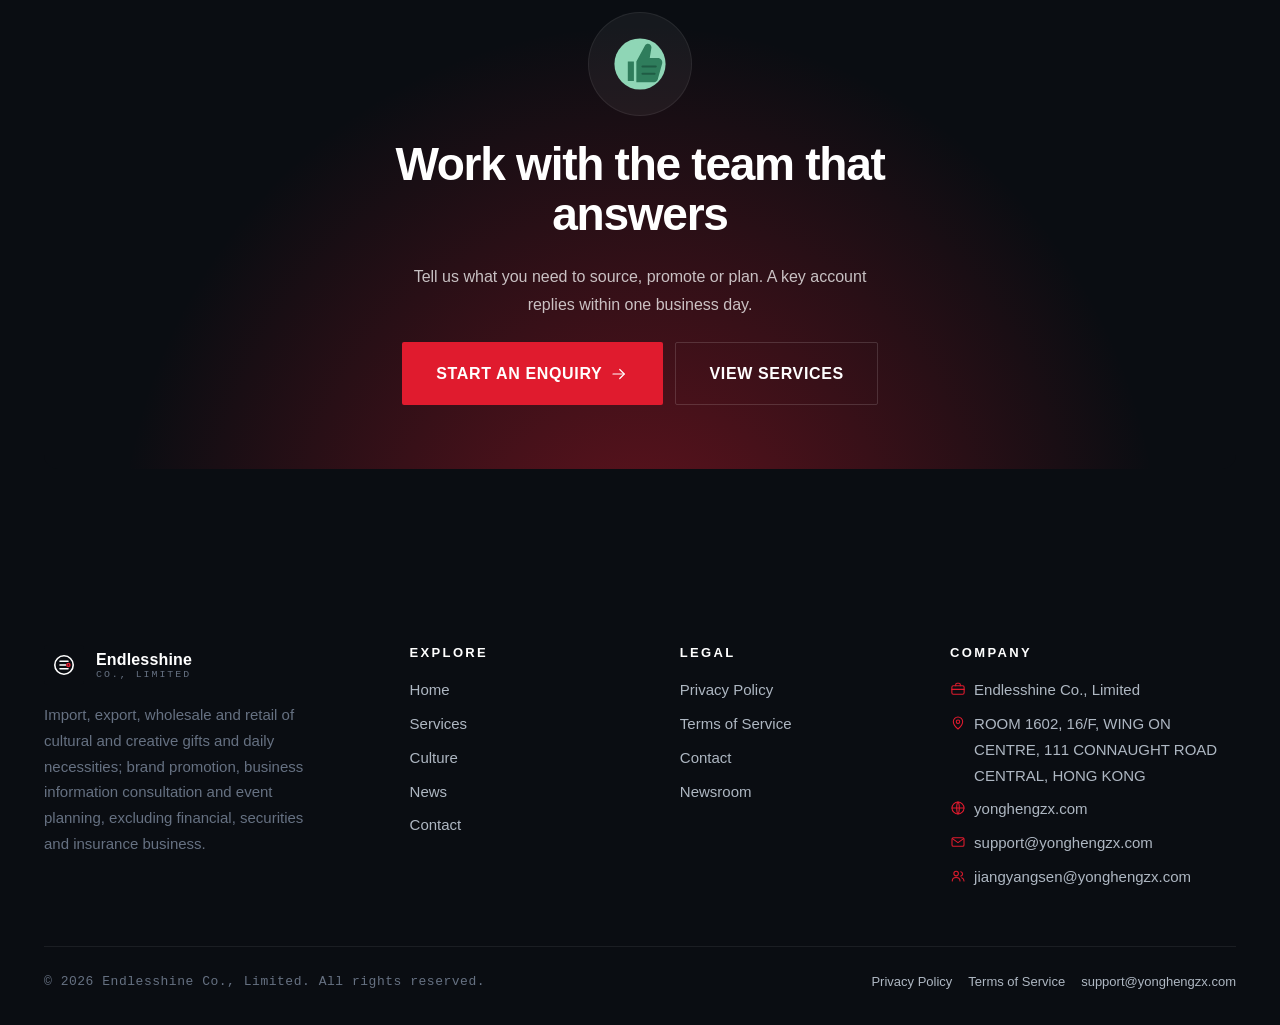
<file: culture.html>
<!DOCTYPE html>
<html lang="en">
<head>
  <meta charset="UTF-8">
  <meta name="viewport" content="width=device-width, initial-scale=1">
  <title>Our Culture &mdash; Endlesshine Co., Limited</title>
  <meta name="description" content="Mission, vision and values behind Endlesshine Co., Limited, our milestones from 2011 to today, team spirit and global compliance commitments.">
  <link rel="canonical" href="https://yonghengzx.com/culture.html">
  <meta property="og:title" content="Our Culture &mdash; Endlesshine Co., Limited">
  <meta property="og:description" content="Mission, vision, values and the story of Endlesshine since 2011.">
  <meta property="og:url" content="https://yonghengzx.com/culture.html">
  <meta property="og:image" content="https://yonghengzx.com/images/hero.png">
  <meta name="twitter:card" content="summary_large_image">
  <meta name="twitter:title" content="Our Culture &mdash; Endlesshine Co., Limited">
  <meta name="twitter:description" content="Mission, vision, values and milestones.">
  <meta name="twitter:image" content="https://yonghengzx.com/images/hero.png">
  <link rel="stylesheet" href="css/style.css">
  <script src="js/main.js" defer></script>
</head>
<body data-page="culture">
<header id="site-header"></header>

<!-- 01 / Page hero -->
<section class="hero hero--page">
  <div class="container hero__inner">
    <span class="eyebrow fade-up">Culture / Company</span>
    <h1 class="hero__title fade-up">Our <em>Culture</em></h1>
    <p class="hero__sub fade-up">Precision in sourcing. Clarity in communication. Accountability in delivery. These are the operating standards behind every order we handle.</p>
    <span class="hero__mascot hero__mascot--a text-center"><span class="mascot mascot--lg mascot--round" data-mascot="fox"></span></span>
  </div>
</section>

<!-- 02 / Mission, Vision, Values -->
<section class="section section--alt">
  <div class="container">
    <div class="section-head reveal">
      <span class="eyebrow">Mission / Vision / Values</span>
      <h2 class="section-title">What we are built on</h2>
      <p class="section-sub">Three statements that decide how we select partners, price work and report back to a client.</p>
    </div>
    <div class="grid grid--3 stagger">
      <article class="value-card">
        <span class="value-card__icon"><svg class="icon" aria-hidden="true"><use href="#star"></use></svg></span>
        <h3 class="value-card__title">Mission</h3>
        <p class="value-card__text">To make cross-border sourcing of cultural and creative gifts and daily necessities simple, transparent and traceable.</p>
      </article>
      <article class="value-card">
        <span class="value-card__icon"><svg class="icon" aria-hidden="true"><use href="#globe"></use></svg></span>
        <h3 class="value-card__title">Vision</h3>
        <p class="value-card__text">To be the partner of record for cultural and creative brands across Asia-Pacific.</p>
      </article>
      <article class="value-card">
        <span class="value-card__icon"><svg class="icon" aria-hidden="true"><use href="#shield"></use></svg></span>
        <h3 class="value-card__title">Values</h3>
        <p class="value-card__text">Precision in sourcing. Clear in communication. Accountable in delivery. We confirm the supplier before we quote, name the constraint when one exists, and report back on the schedule we committed to.</p>
      </article>
    </div>
  </div>
</section>

<!-- 03 / Milestones -->
<section class="section section--dark">
  <div class="container">
    <div class="section-head section-head--split reveal">
      <div>
        <span class="eyebrow eyebrow--invert">Milestones / 2011 &mdash; 2026</span>
        <h2 class="section-title">Fifteen years, one direction</h2>
      </div>
      <p class="section-sub">From a single trading desk in Hong Kong to a partner network across Asia-Pacific.</p>
    </div>
    <div class="timeline stagger">
      <article class="timeline__item">
        <span class="timeline__dot"></span>
        <span class="timeline__date">2011</span>
        <h3 class="timeline__title">Company founded</h3>
        <p class="timeline__text">Established in Hong Kong as an import and export trading desk.</p>
      </article>
      <article class="timeline__item">
        <span class="timeline__dot"></span>
        <span class="timeline__date">2014</span>
        <h3 class="timeline__title">Regional wholesale partnerships</h3>
        <p class="timeline__text">First wholesale partnerships for cultural and creative gifts across Greater China.</p>
      </article>
      <article class="timeline__item">
        <span class="timeline__dot"></span>
        <span class="timeline__date">2017</span>
        <h3 class="timeline__title">Daily necessities added</h3>
        <p class="timeline__text">Daily necessities join the portfolio as a second product category.</p>
      </article>
      <article class="timeline__item">
        <span class="timeline__dot"></span>
        <span class="timeline__date">2019</span>
        <h3 class="timeline__title">Brand promotion launched</h3>
        <p class="timeline__text">Brand promotion and event planning services are added to the offering.</p>
      </article>
      <article class="timeline__item">
        <span class="timeline__dot"></span>
        <span class="timeline__date">2021</span>
        <h3 class="timeline__title">Consulting desk established</h3>
        <p class="timeline__text">Business information consulting for SME clients becomes a dedicated desk.</p>
      </article>
      <article class="timeline__item">
        <span class="timeline__dot"></span>
        <span class="timeline__date">2023</span>
        <h3 class="timeline__title">App Store release</h3>
        <p class="timeline__text">The Endlesshine mobile management app ships on the Apple App Store.</p>
      </article>
      <article class="timeline__item">
        <span class="timeline__dot"></span>
        <span class="timeline__date">2024</span>
        <h3 class="timeline__title">Google Play release</h3>
        <p class="timeline__text">Google Play release; supply chain tracking module goes live.</p>
      </article>
      <article class="timeline__item">
        <span class="timeline__dot"></span>
        <span class="timeline__date">2025</span>
        <h3 class="timeline__title">Partner network</h3>
        <p class="timeline__text">Regional partner network expands across Asia-Pacific.</p>
      </article>
      <article class="timeline__item">
        <span class="timeline__dot"></span>
        <span class="timeline__date">2026</span>
        <h3 class="timeline__title">Rebrand &amp; new office</h3>
        <p class="timeline__text">Rebrand to Endlesshine Co., Limited; office moves to Wing On Centre, Hong Kong.</p>
      </article>
    </div>
  </div>
</section>

<!-- 04 / Team spirit -->
<section class="section">
  <div class="container">
    <div class="mascot-strip">
      <span class="mascot mascot--lg mascot--round" data-mascot="cat"></span>
      <span class="mascot mascot--lg mascot--round" data-mascot="dog"></span>
      <span class="mascot mascot--lg mascot--round" data-mascot="panda"></span>
      <span class="mascot mascot--lg mascot--round" data-mascot="owl"></span>
      <span class="mascot mascot--lg mascot--round" data-mascot="penguin"></span>
      <span class="mascot mascot--lg mascot--round" data-mascot="rocket-cat"></span>
    </div>
    <div class="section-head section-head--center reveal">
      <span class="eyebrow eyebrow--center">Team Spirit</span>
      <h2 class="section-title">Small teams, direct lines</h2>
      <p class="lead lead--center">Every enquiry reaches a named key account, not a shared inbox. The person who confirms your specification is the person who follows the shipment, and one mobile management app carries orders, inventory and supply chain tracking across all of our business lines.</p>
    </div>
    <div class="grid grid--3 stagger">
      <article class="card">
        <span class="card__num">01</span>
        <h3 class="card__title">Direct access to key accounts</h3>
        <p class="card__text">You work with the account manager who scoped your order, from the first quotation to the delivery record.</p>
      </article>
      <article class="card">
        <span class="card__num">02</span>
        <h3 class="card__title">One app for every business line</h3>
        <p class="card__text">Orders, inventory, supply chain tracking and consulting requests sit in a single mobile management app.</p>
      </article>
      <article class="card">
        <span class="card__num">03</span>
        <h3 class="card__title">Compliance built in</h3>
        <p class="card__text">Export documentation, responsible sourcing checks and packaging responsibility are part of the routine, not an extra step.</p>
      </article>
    </div>
  </div>
</section>

<!-- 05 / Global compliance and CSR -->
<section class="section section--alt">
  <div class="container">
    <div class="section-head reveal">
      <span class="eyebrow">Compliance &amp; Responsibility</span>
      <h2 class="section-title">Global compliance, treated as standard practice</h2>
      <p class="section-sub">We trade across borders, so documentation, sourcing and packaging controls are written into the order process rather than handled at the end of it.</p>
    </div>
    <div class="stack">
      <div class="grid grid--3 stagger">
        <article class="card">
          <span class="card__num">01</span>
          <h3 class="card__title">Export compliance</h3>
          <p class="card__text">Every export consignment is accompanied by the required customs documentation, and we check restricted-party and sanctioned-territory status before a shipment is accepted.</p>
        </article>
        <article class="card">
          <span class="card__num">02</span>
          <h3 class="card__title">Responsible sourcing</h3>
          <p class="card__text">We confirm manufacturing origin and material claims with the factory before goods are listed, and we decline suppliers who will not answer that audit.</p>
        </article>
        <article class="card">
          <span class="card__num">03</span>
          <h3 class="card__title">Packaging responsibility</h3>
          <p class="card__text">Packaging is specified for reuse and safe disposal, and the cost of compliant materials is carried in the quotation rather than passed on as a surprise.</p>
        </article>
      </div>
      <div class="pill-row">
        <span class="badge badge--solid">Export Compliance</span>
        <span class="badge">Responsible Sourcing</span>
        <span class="badge">Traceable Supply Chain</span>
      </div>
      <p class="text-soft">Our registered business scope is: Import, export, wholesale and retail of cultural and creative gifts and daily necessities; brand promotion, business information consultation and event planning, excluding financial, securities and insurance business. How we handle your data, and the terms that govern use of this site and our mobile application, are set out in the <a href="privacy.html">Privacy Policy</a> and the <a href="terms.html">Terms of Service</a>.</p>
    </div>
  </div>
</section>

<!-- 06 / CTA -->
<section class="section section--dark">
  <div class="container">
    <div class="cta-band">
      <span class="mascot mascot--lg mascot--round" data-mascot="thumbs-up"></span>
      <h2 class="cta-band__title">Work with the team that answers</h2>
      <p class="cta-band__text">Tell us what you need to source, promote or plan. A key account replies within one business day.</p>
      <div class="cluster cluster--center">
        <a class="btn btn--primary btn--lg" href="contact.html">Start an enquiry<svg class="btn__icon" aria-hidden="true"><use href="#arrow-right"></use></svg></a>
        <a class="btn btn--outline-invert btn--lg" href="services.html">View services</a>
      </div>
    </div>
  </div>
</section>

<footer id="site-footer"></footer>
</body>
</html>
</file>
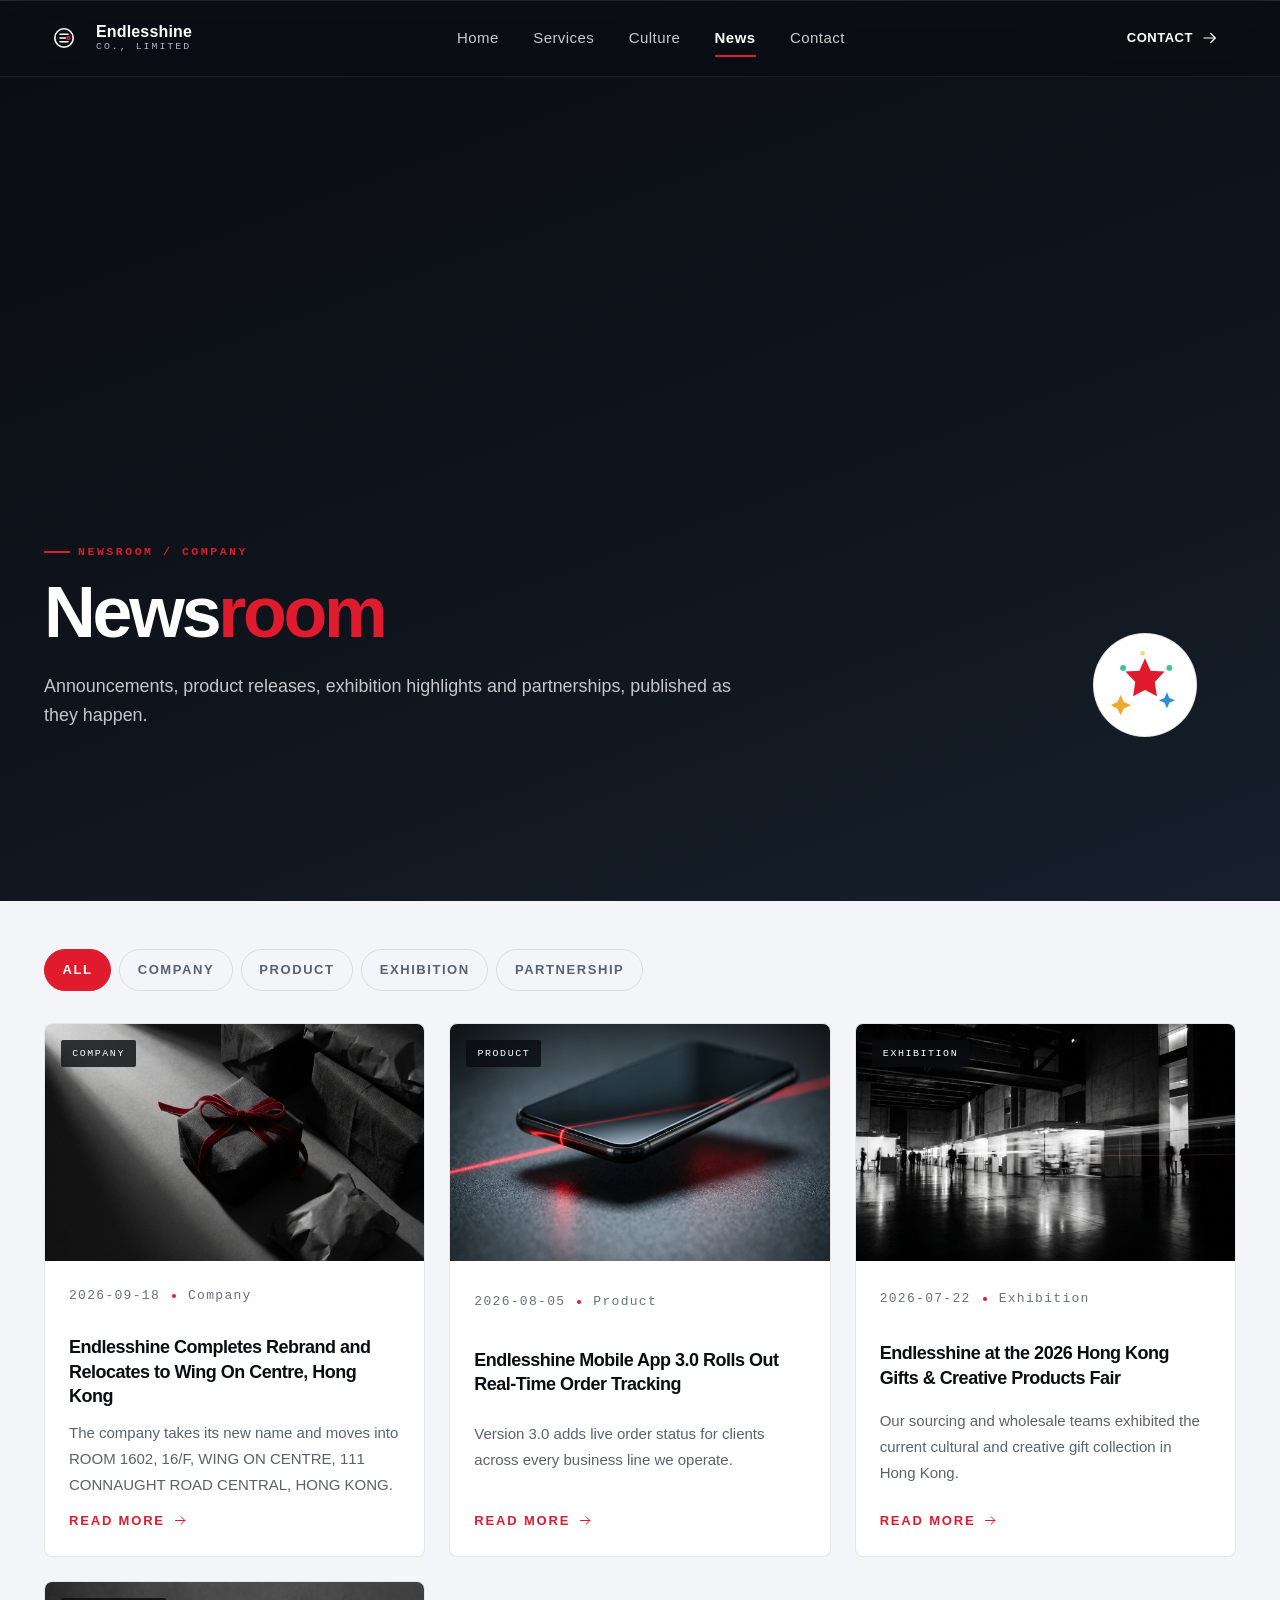
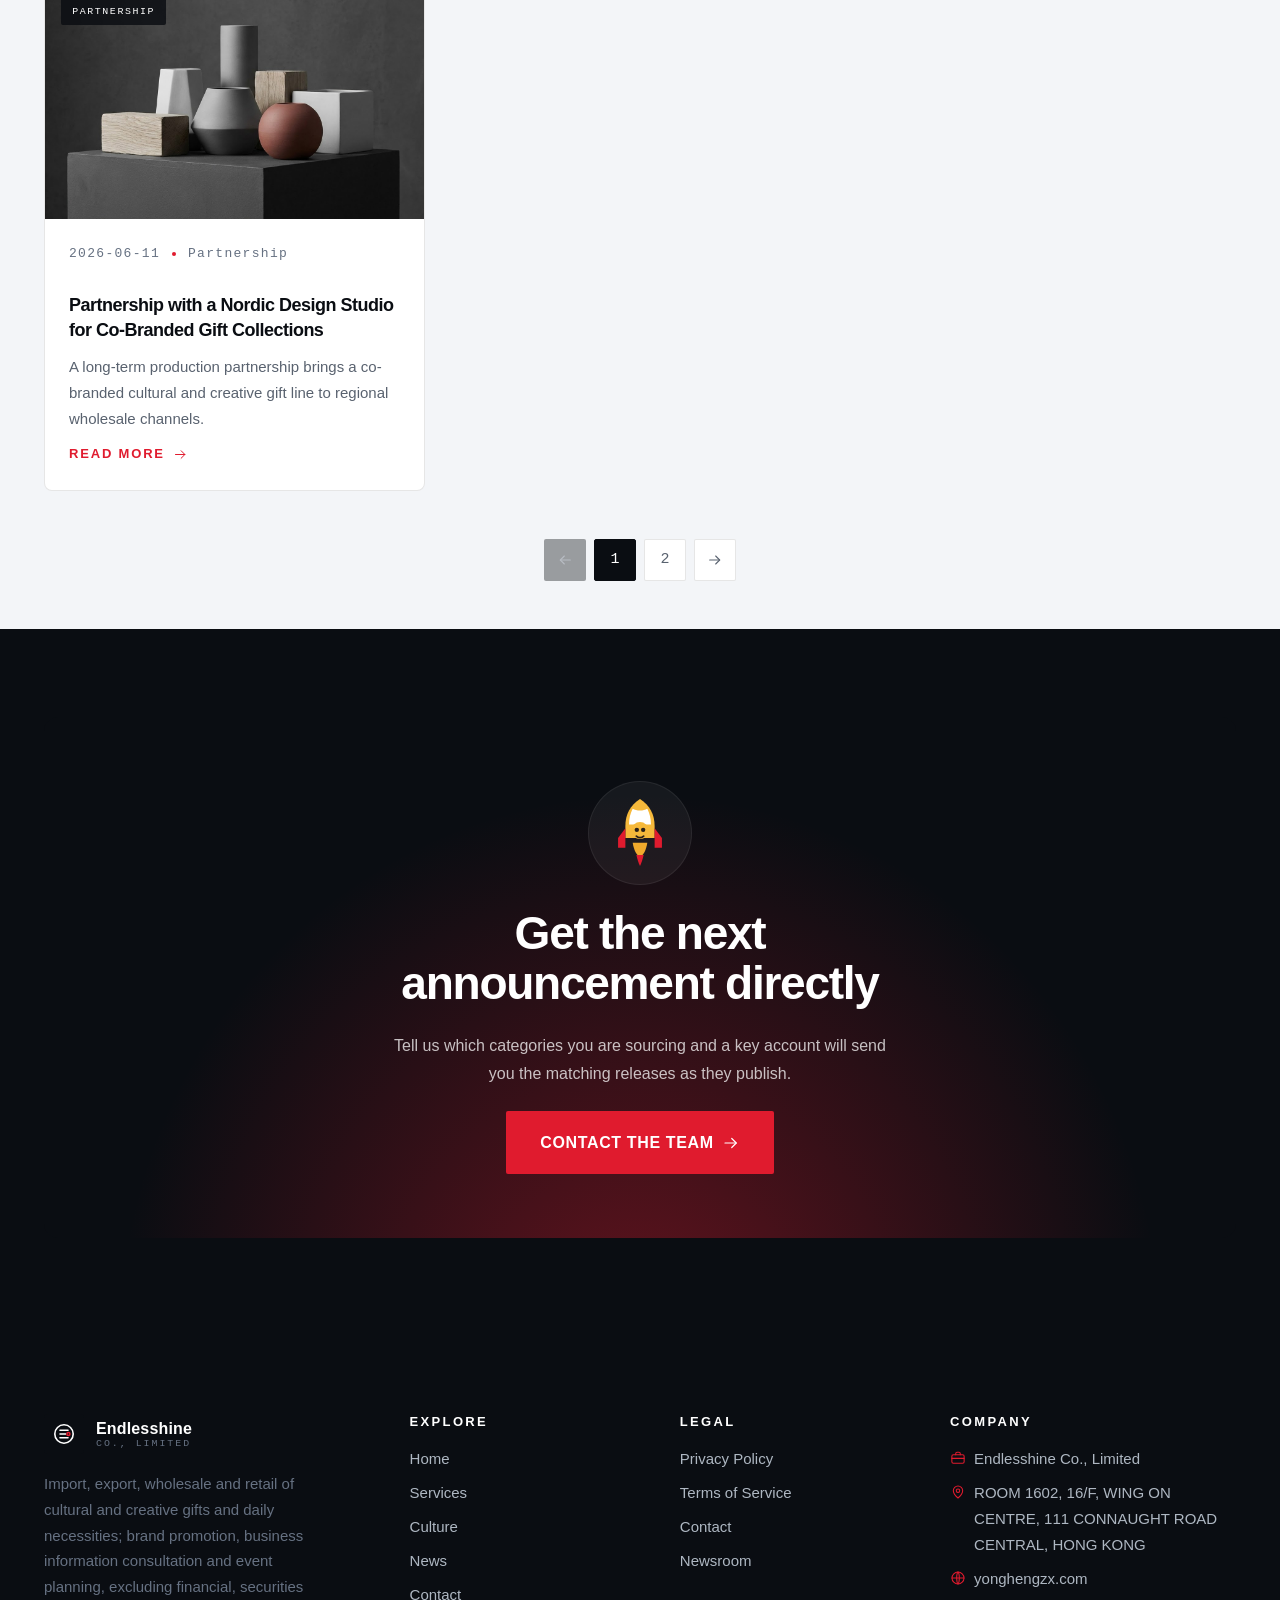
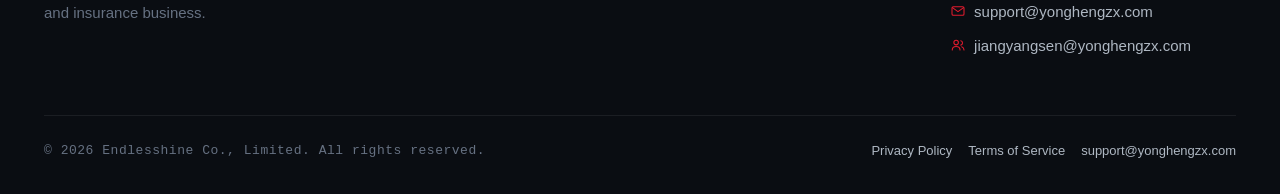
<file: news.html>
<!DOCTYPE html>
<html lang="en">
<head>
  <meta charset="UTF-8">
  <meta name="viewport" content="width=device-width, initial-scale=1">
  <title>Newsroom &mdash; Endlesshine Co., Limited</title>
  <meta name="description" content="Company announcements, product launches, exhibition highlights and partnership updates from Endlesshine Co., Limited.">
  <link rel="canonical" href="https://yonghengzx.com/news.html">
  <meta property="og:title" content="Newsroom &mdash; Endlesshine Co., Limited">
  <meta property="og:description" content="Announcements, launches and exhibition highlights.">
  <meta property="og:url" content="https://yonghengzx.com/news.html">
  <meta property="og:image" content="https://yonghengzx.com/images/news-1.png">
  <meta name="twitter:card" content="summary_large_image">
  <meta name="twitter:title" content="Newsroom &mdash; Endlesshine Co., Limited">
  <meta name="twitter:description" content="Announcements, launches and exhibition highlights.">
  <meta name="twitter:image" content="https://yonghengzx.com/images/news-1.png">
  <link rel="stylesheet" href="css/style.css">
  <script src="js/main.js" defer></script>
</head>
<body data-page="news">
<header id="site-header"></header>

<!-- 01 / Page hero -->
<section class="hero hero--page">
  <div class="container hero__inner">
    <span class="eyebrow fade-up">Newsroom / Company</span>
    <h1 class="hero__title fade-up">News<em>room</em></h1>
    <p class="hero__sub fade-up">Announcements, product releases, exhibition highlights and partnerships, published as they happen.</p>
    <span class="hero__mascot hero__mascot--a text-center"><span class="mascot mascot--lg mascot--round" data-mascot="party"></span></span>
  </div>
</section>

<!-- 02 / Filter and news grid -->
<section class="section section--tight">
  <div class="container">
    <div class="filter-bar">
      <button class="filter-btn is-active" type="button" data-filter="all">All</button>
      <button class="filter-btn" type="button" data-filter="company">Company</button>
      <button class="filter-btn" type="button" data-filter="product">Product</button>
      <button class="filter-btn" type="button" data-filter="exhibition">Exhibition</button>
      <button class="filter-btn" type="button" data-filter="partnership">Partnership</button>
    </div>

    <div class="grid grid--3 news-grid stagger">
      <article class="news-card" data-category="company">
        <div class="news-card__thumb">
          <img src="images/news-1.png" alt="Endlesshine team at the new Wing On Centre office">
          <span class="news-card__cat">Company</span>
        </div>
        <div class="news-card__body">
          <p class="news-card__meta">
            <span>2026-09-18</span>
            <span class="dot"></span>
            <span>Company</span>
          </p>
          <h2 class="news-card__title">Endlesshine Completes Rebrand and Relocates to Wing On Centre, Hong Kong</h2>
          <p class="news-card__excerpt">The company takes its new name and moves into ROOM 1602, 16/F, WING ON CENTRE, 111 CONNAUGHT ROAD CENTRAL, HONG KONG.</p>
          <a class="news-card__more" href="news.html">Read more<svg class="icon" aria-hidden="true"><use href="#arrow-right"></use></svg></a>
        </div>
      </article>

      <article class="news-card" data-category="product">
        <div class="news-card__thumb">
          <img src="images/news-2.png" alt="Endlesshine mobile management app order tracking screen">
          <span class="news-card__cat">Product</span>
        </div>
        <div class="news-card__body">
          <p class="news-card__meta">
            <span>2026-08-05</span>
            <span class="dot"></span>
            <span>Product</span>
          </p>
          <h2 class="news-card__title">Endlesshine Mobile App 3.0 Rolls Out Real-Time Order Tracking</h2>
          <p class="news-card__excerpt">Version 3.0 adds live order status for clients across every business line we operate.</p>
          <a class="news-card__more" href="news.html">Read more<svg class="icon" aria-hidden="true"><use href="#arrow-right"></use></svg></a>
        </div>
      </article>

      <article class="news-card" data-category="exhibition">
        <div class="news-card__thumb">
          <img src="images/news-3.png" alt="Endlesshine exhibition stand at a Hong Kong gifts fair">
          <span class="news-card__cat">Exhibition</span>
        </div>
        <div class="news-card__body">
          <p class="news-card__meta">
            <span>2026-07-22</span>
            <span class="dot"></span>
            <span>Exhibition</span>
          </p>
          <h2 class="news-card__title">Endlesshine at the 2026 Hong Kong Gifts &amp; Creative Products Fair</h2>
          <p class="news-card__excerpt">Our sourcing and wholesale teams exhibited the current cultural and creative gift collection in Hong Kong.</p>
          <a class="news-card__more" href="news.html">Read more<svg class="icon" aria-hidden="true"><use href="#arrow-right"></use></svg></a>
        </div>
      </article>

      <article class="news-card" data-category="partnership">
        <div class="news-card__thumb">
          <img src="images/news-4.png" alt="Co-branded gift collection developed with a Nordic design studio">
          <span class="news-card__cat">Partnership</span>
        </div>
        <div class="news-card__body">
          <p class="news-card__meta">
            <span>2026-06-11</span>
            <span class="dot"></span>
            <span>Partnership</span>
          </p>
          <h2 class="news-card__title">Partnership with a Nordic Design Studio for Co-Branded Gift Collections</h2>
          <p class="news-card__excerpt">A long-term production partnership brings a co-branded cultural and creative gift line to regional wholesale channels.</p>
          <a class="news-card__more" href="news.html">Read more<svg class="icon" aria-hidden="true"><use href="#arrow-right"></use></svg></a>
        </div>
      </article>

      <article class="news-card" data-category="product">
        <div class="news-card__thumb">
          <img src="images/news-5.png" alt="Daily necessities product line prepared for wholesale distribution">
          <span class="news-card__cat">Product</span>
        </div>
        <div class="news-card__body">
          <p class="news-card__meta">
            <span>2026-05-09</span>
            <span class="dot"></span>
            <span>Product</span>
          </p>
          <h2 class="news-card__title">New Daily Necessities Line Enters Regional Wholesale Distribution</h2>
          <p class="news-card__excerpt">The second product category now ships through our existing wholesale partners across the region.</p>
          <a class="news-card__more" href="news.html">Read more<svg class="icon" aria-hidden="true"><use href="#arrow-right"></use></svg></a>
        </div>
      </article>

      <article class="news-card" data-category="company">
        <div class="news-card__thumb">
          <img src="images/news-6.png" alt="Endlesshine supply chain resilience report cover">
          <span class="news-card__cat">Company</span>
        </div>
        <div class="news-card__body">
          <p class="news-card__meta">
            <span>2026-04-02</span>
            <span class="dot"></span>
            <span>Company</span>
          </p>
          <h2 class="news-card__title">Endlesshine Publishes 2026 Global Supply Chain Resilience Outlook</h2>
          <p class="news-card__excerpt">Our annual outlook covers shipping capacity, lead times and sourcing risk across Asia-Pacific for the year ahead.</p>
          <a class="news-card__more" href="news.html">Read more<svg class="icon" aria-hidden="true"><use href="#arrow-right"></use></svg></a>
        </div>
      </article>

      <article class="news-card" data-category="exhibition">
        <div class="news-card__thumb">
          <img src="images/news-7.png" alt="Creative gift pop-up studio interior in Causeway Bay">
          <span class="news-card__cat">Exhibition</span>
        </div>
        <div class="news-card__body">
          <p class="news-card__meta">
            <span>2026-02-17</span>
            <span class="dot"></span>
            <span>Exhibition</span>
          </p>
          <h2 class="news-card__title">Creative Gift Pop-Up Studio Opens at Causeway Bay</h2>
          <p class="news-card__excerpt">A short-run retail studio lets clients see current gift production samples before placing a wholesale order.</p>
          <a class="news-card__more" href="news.html">Read more<svg class="icon" aria-hidden="true"><use href="#arrow-right"></use></svg></a>
        </div>
      </article>

      <article class="news-card" data-category="partnership">
        <div class="news-card__thumb">
          <img src="images/news-8.png" alt="Consulting desk briefing session for SME clients">
          <span class="news-card__cat">Partnership</span>
        </div>
        <div class="news-card__body">
          <p class="news-card__meta">
            <span>2026-01-12</span>
            <span class="dot"></span>
            <span>Partnership</span>
          </p>
          <h2 class="news-card__title">Business Information Consulting Programme Expands to SME Clients</h2>
          <p class="news-card__excerpt">The consulting desk now takes on SME accounts alongside our brand promotion and event planning work.</p>
          <a class="news-card__more" href="news.html">Read more<svg class="icon" aria-hidden="true"><use href="#arrow-right"></use></svg></a>
        </div>
      </article>
    </div>

    <div class="pagination">
      <button class="pagination__btn pagination__btn--prev" type="button" data-page="1" aria-label="Previous page"><svg class="icon" aria-hidden="true"><use href="#arrow-right"></use></svg></button>
      <button class="pagination__btn is-active" type="button" data-page="1">1</button>
      <button class="pagination__btn" type="button" data-page="2">2</button>
      <button class="pagination__btn pagination__btn--next" type="button" data-page="2" aria-label="Next page"><svg class="icon" aria-hidden="true"><use href="#arrow-right"></use></svg></button>
    </div>
  </div>
</section>

<!-- 03 / CTA -->
<section class="section section--dark">
  <div class="container">
    <div class="cta-band">
      <span class="mascot mascot--lg mascot--round" data-mascot="rocket-cat"></span>
      <h2 class="cta-band__title">Get the next announcement directly</h2>
      <p class="cta-band__text">Tell us which categories you are sourcing and a key account will send you the matching releases as they publish.</p>
      <div class="cluster cluster--center">
        <a class="btn btn--primary btn--lg" href="contact.html">Contact the team<svg class="btn__icon" aria-hidden="true"><use href="#arrow-right"></use></svg></a>
      </div>
    </div>
  </div>
</section>

<footer id="site-footer"></footer>
</body>
</html>
</file>
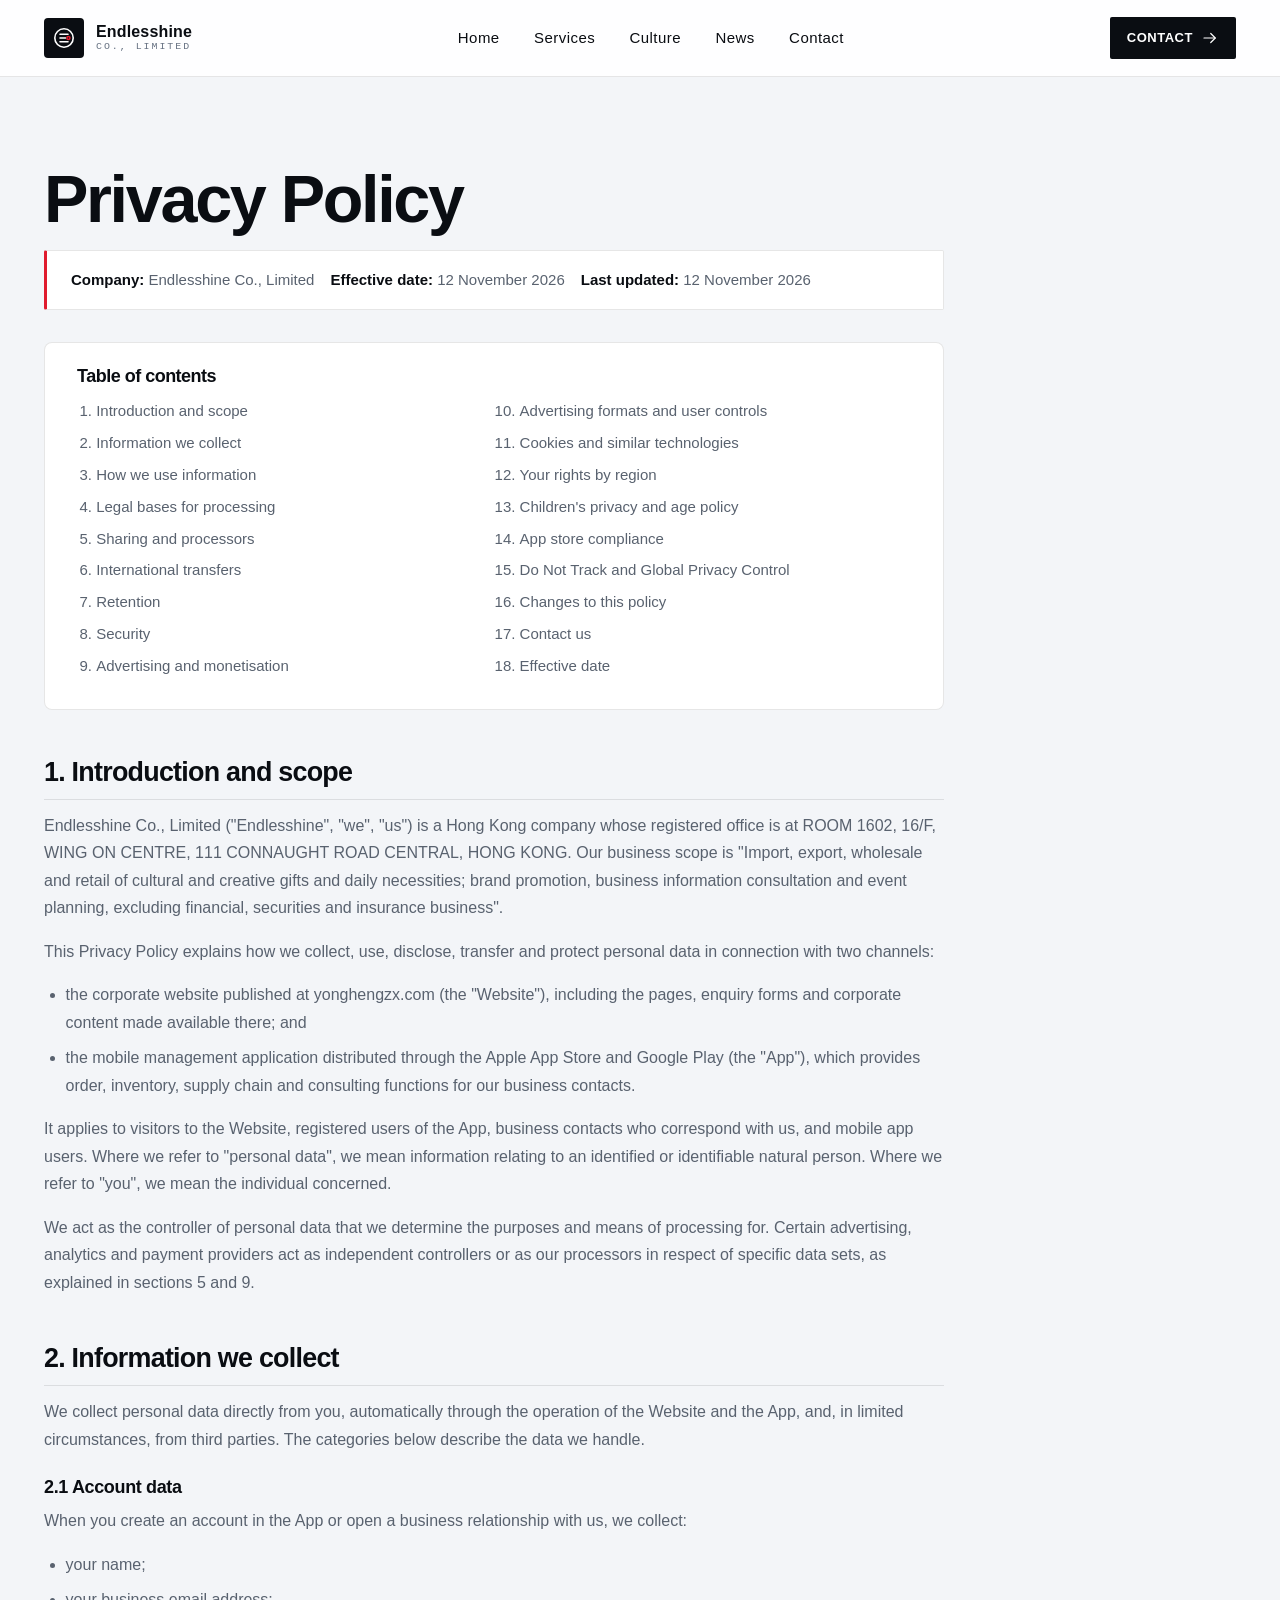
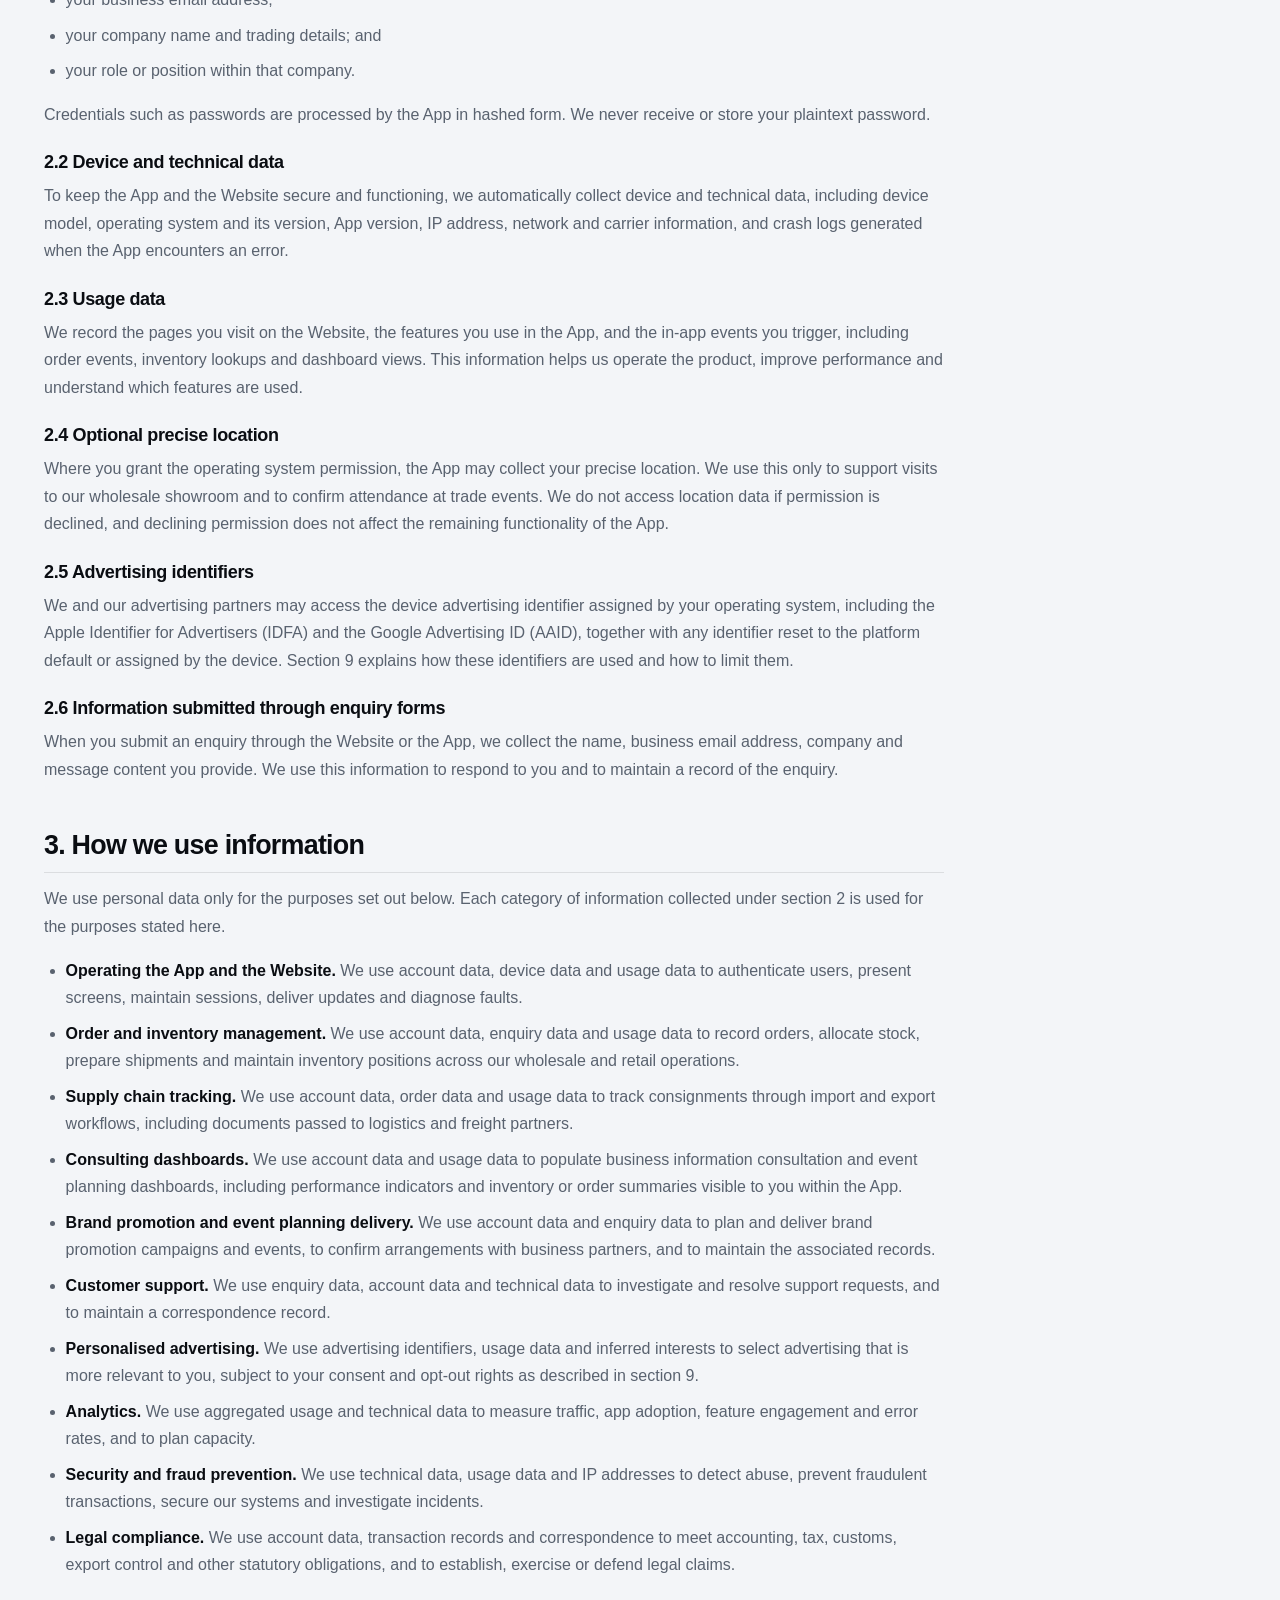
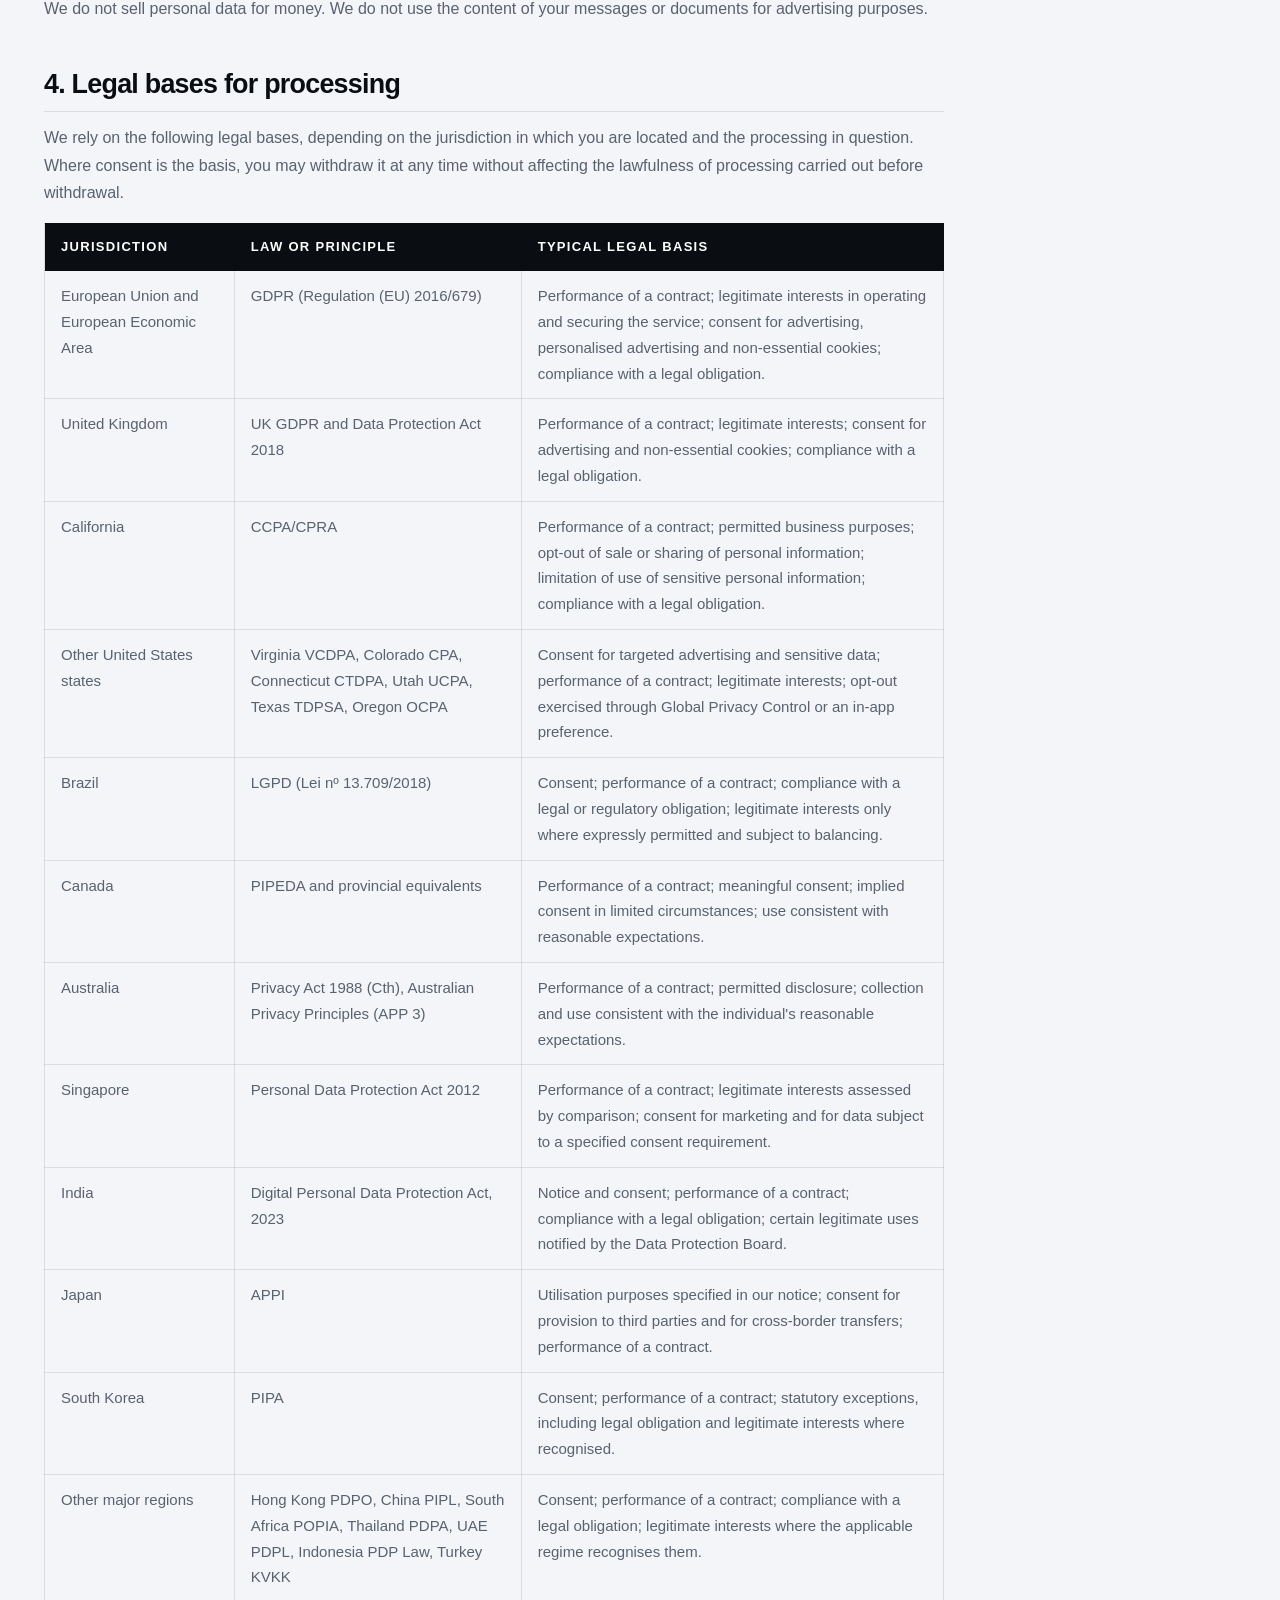
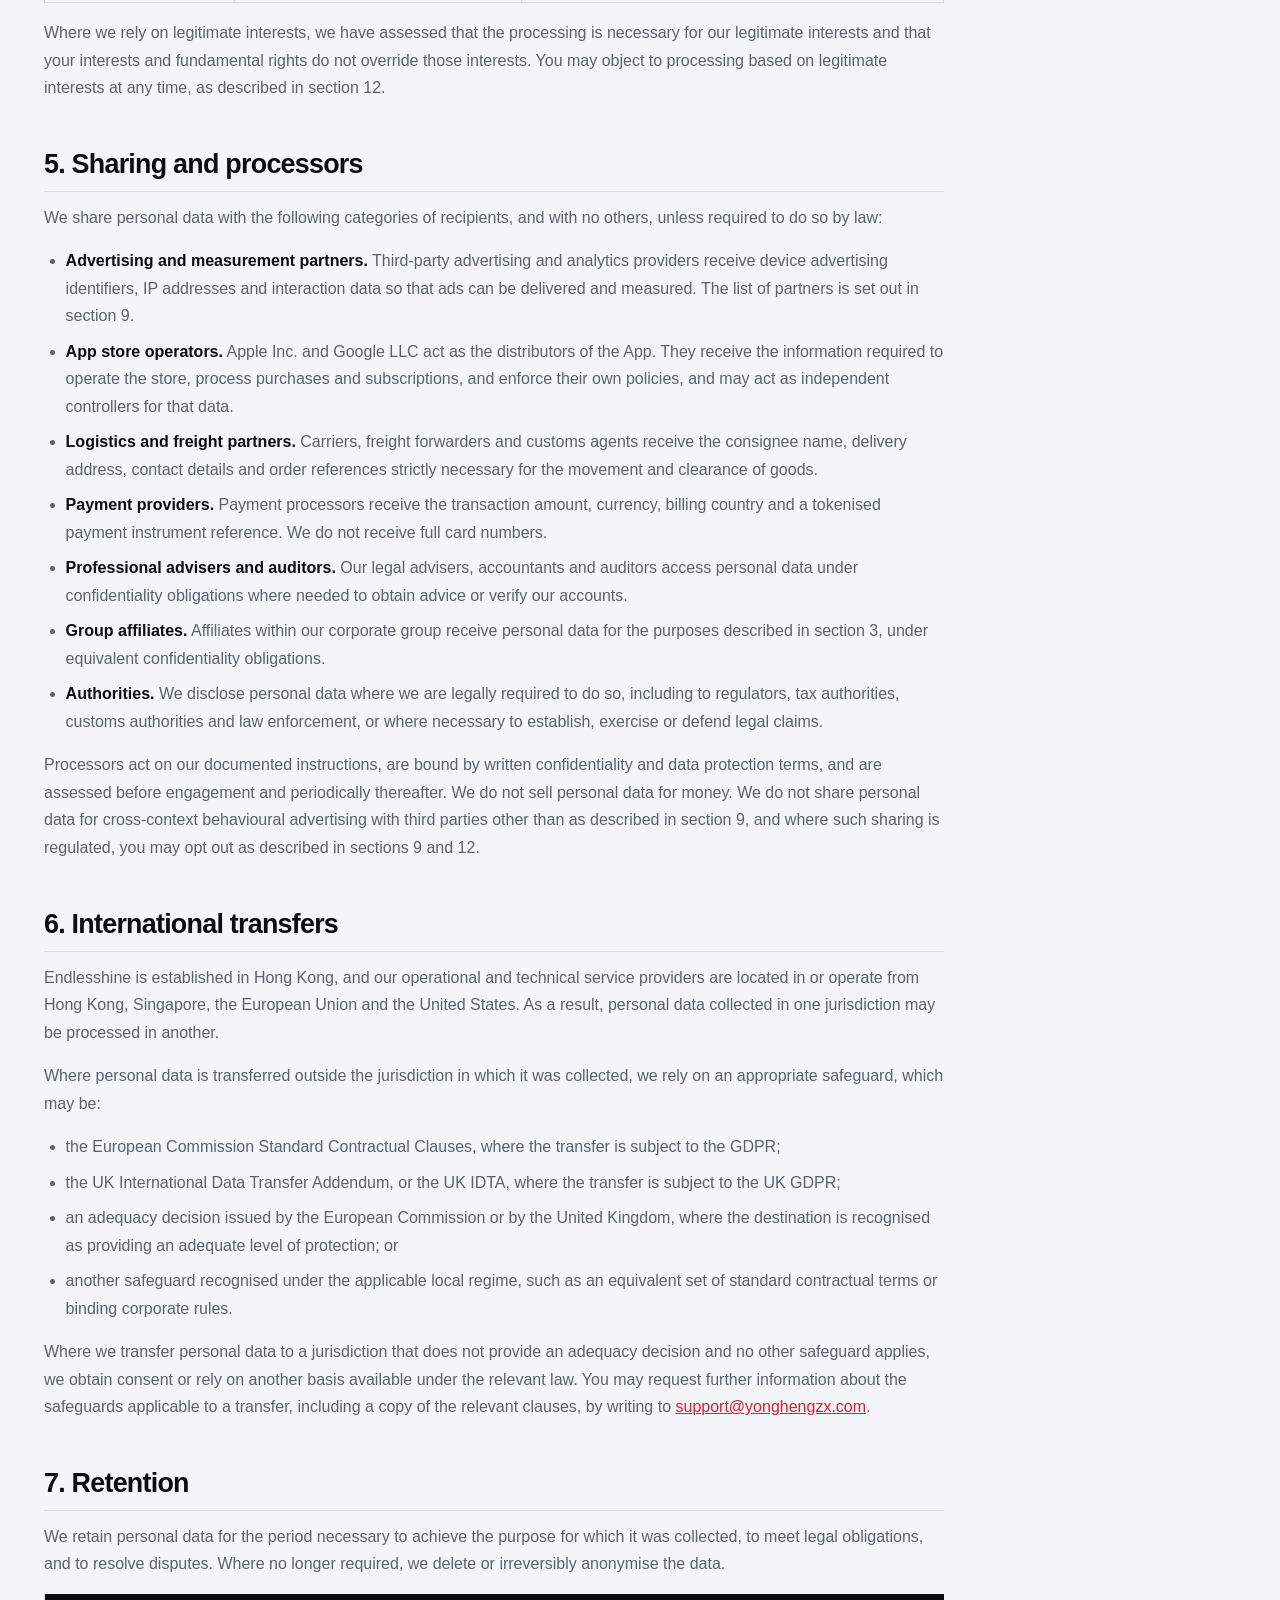
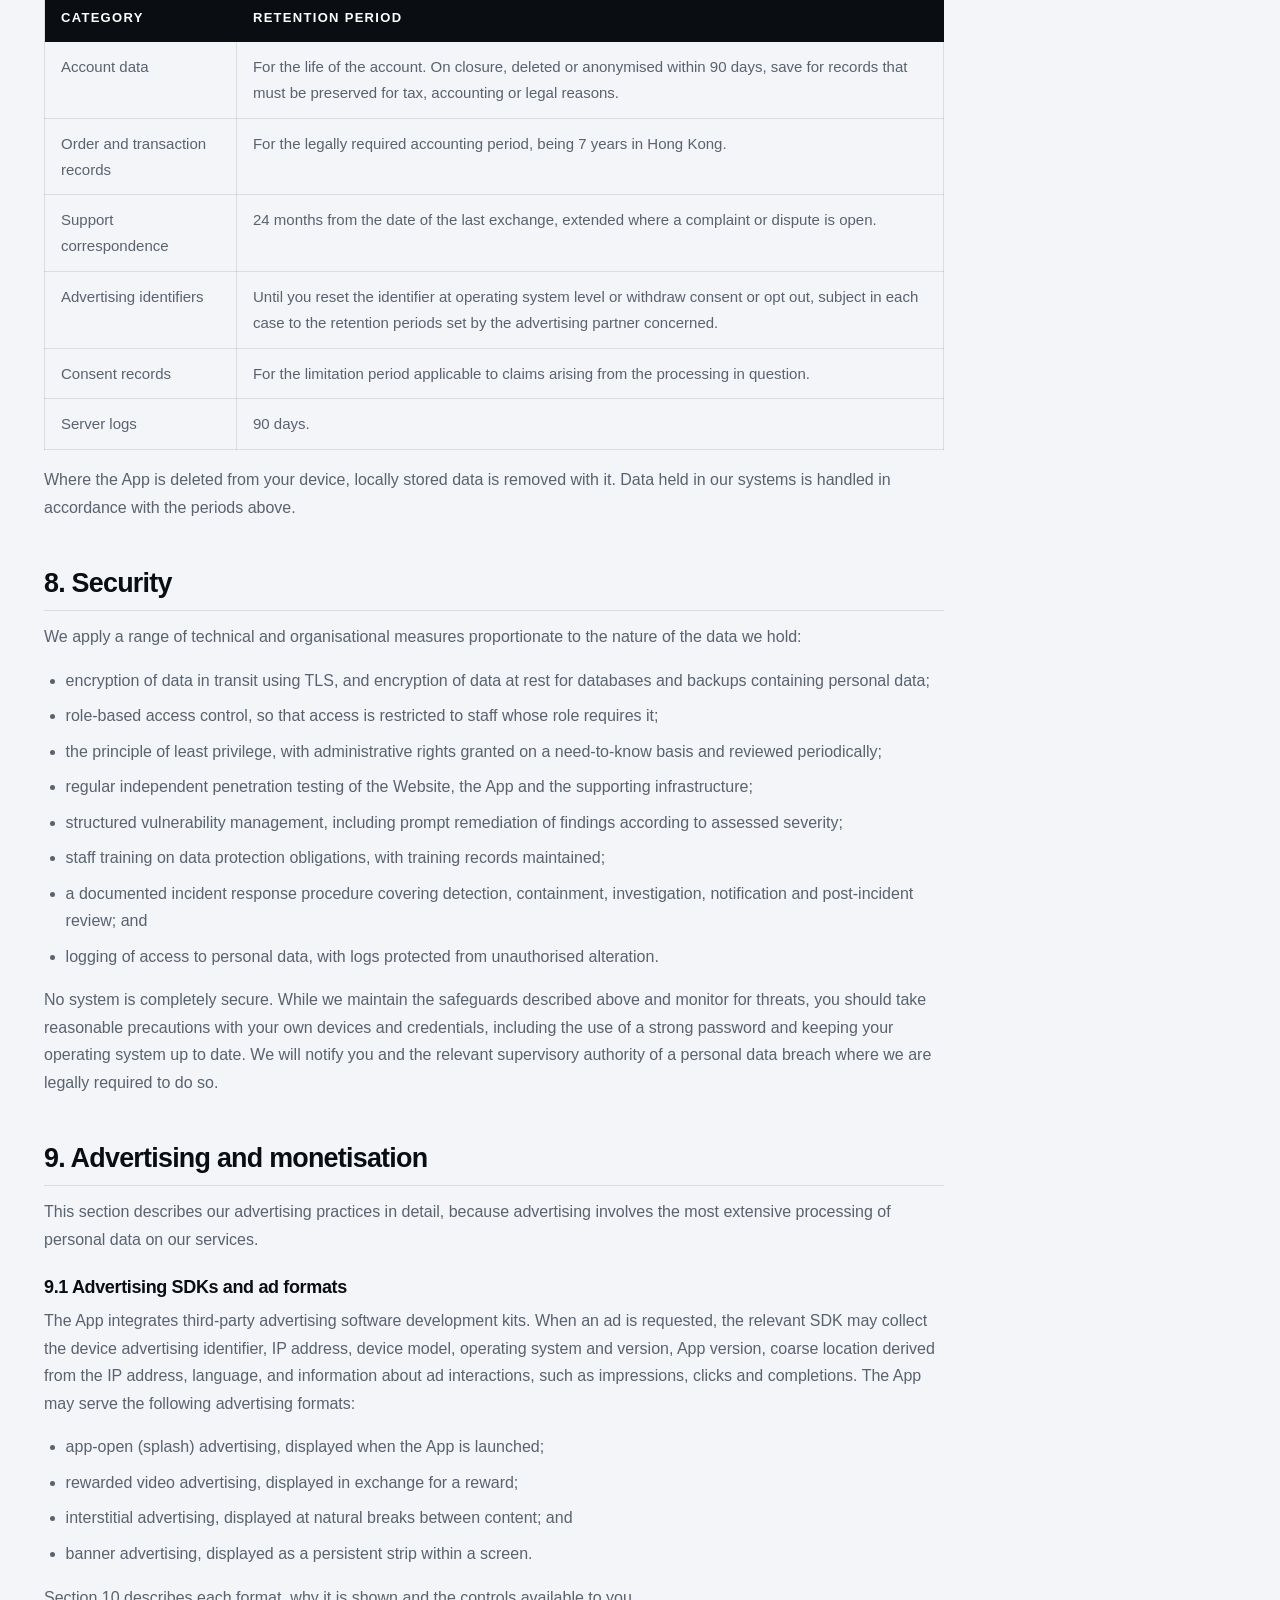
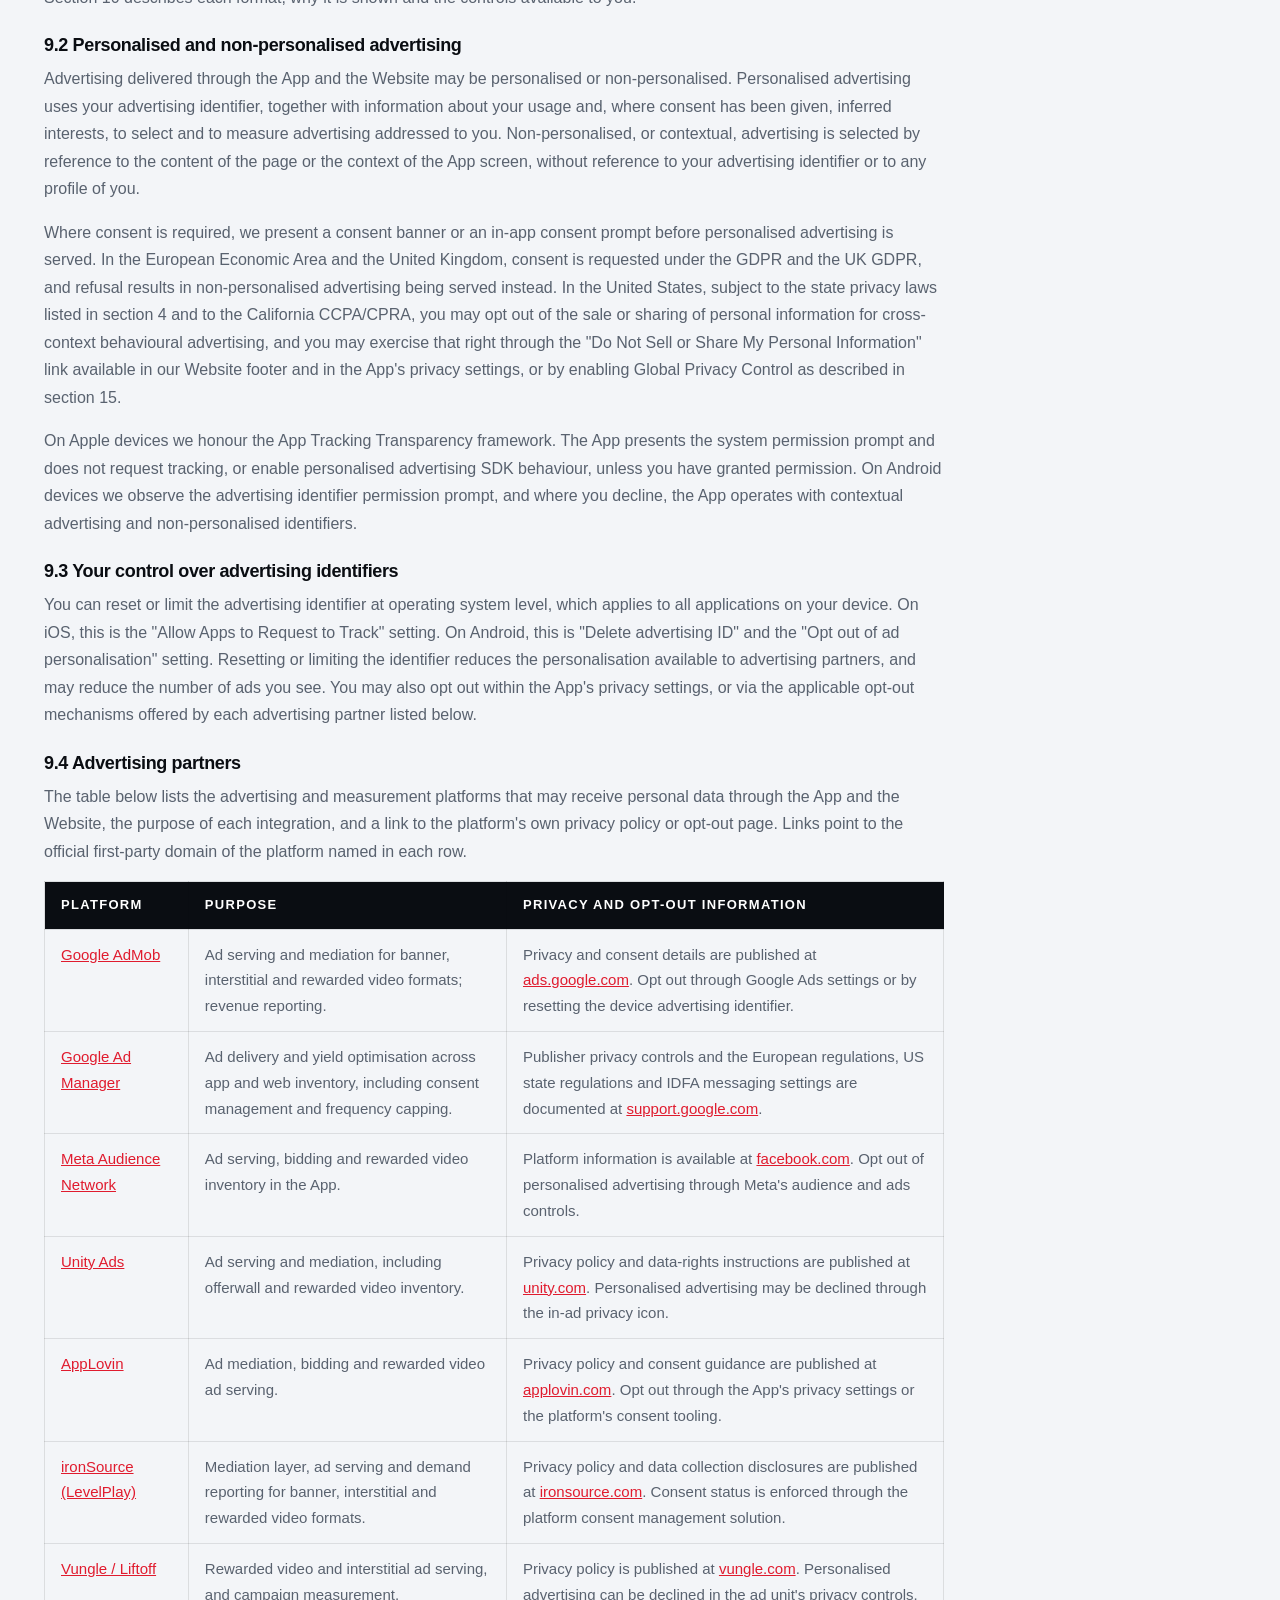
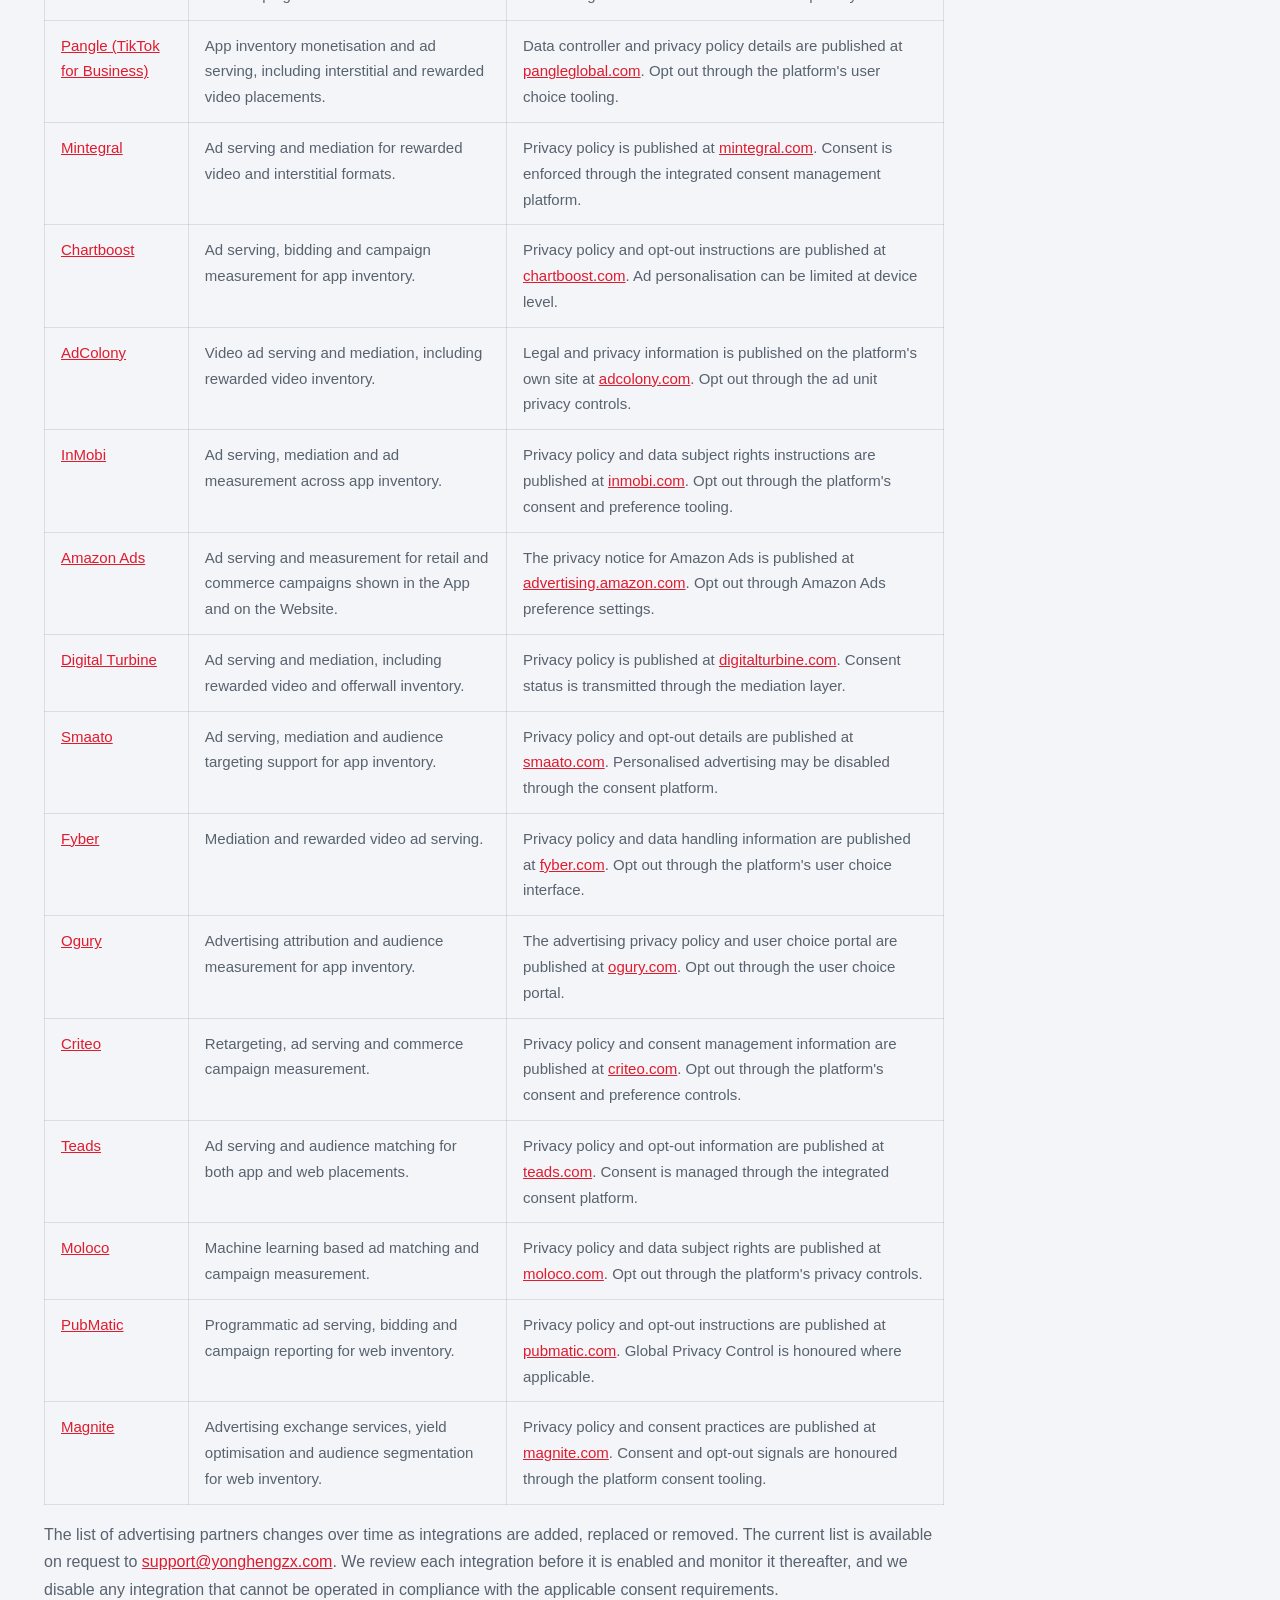
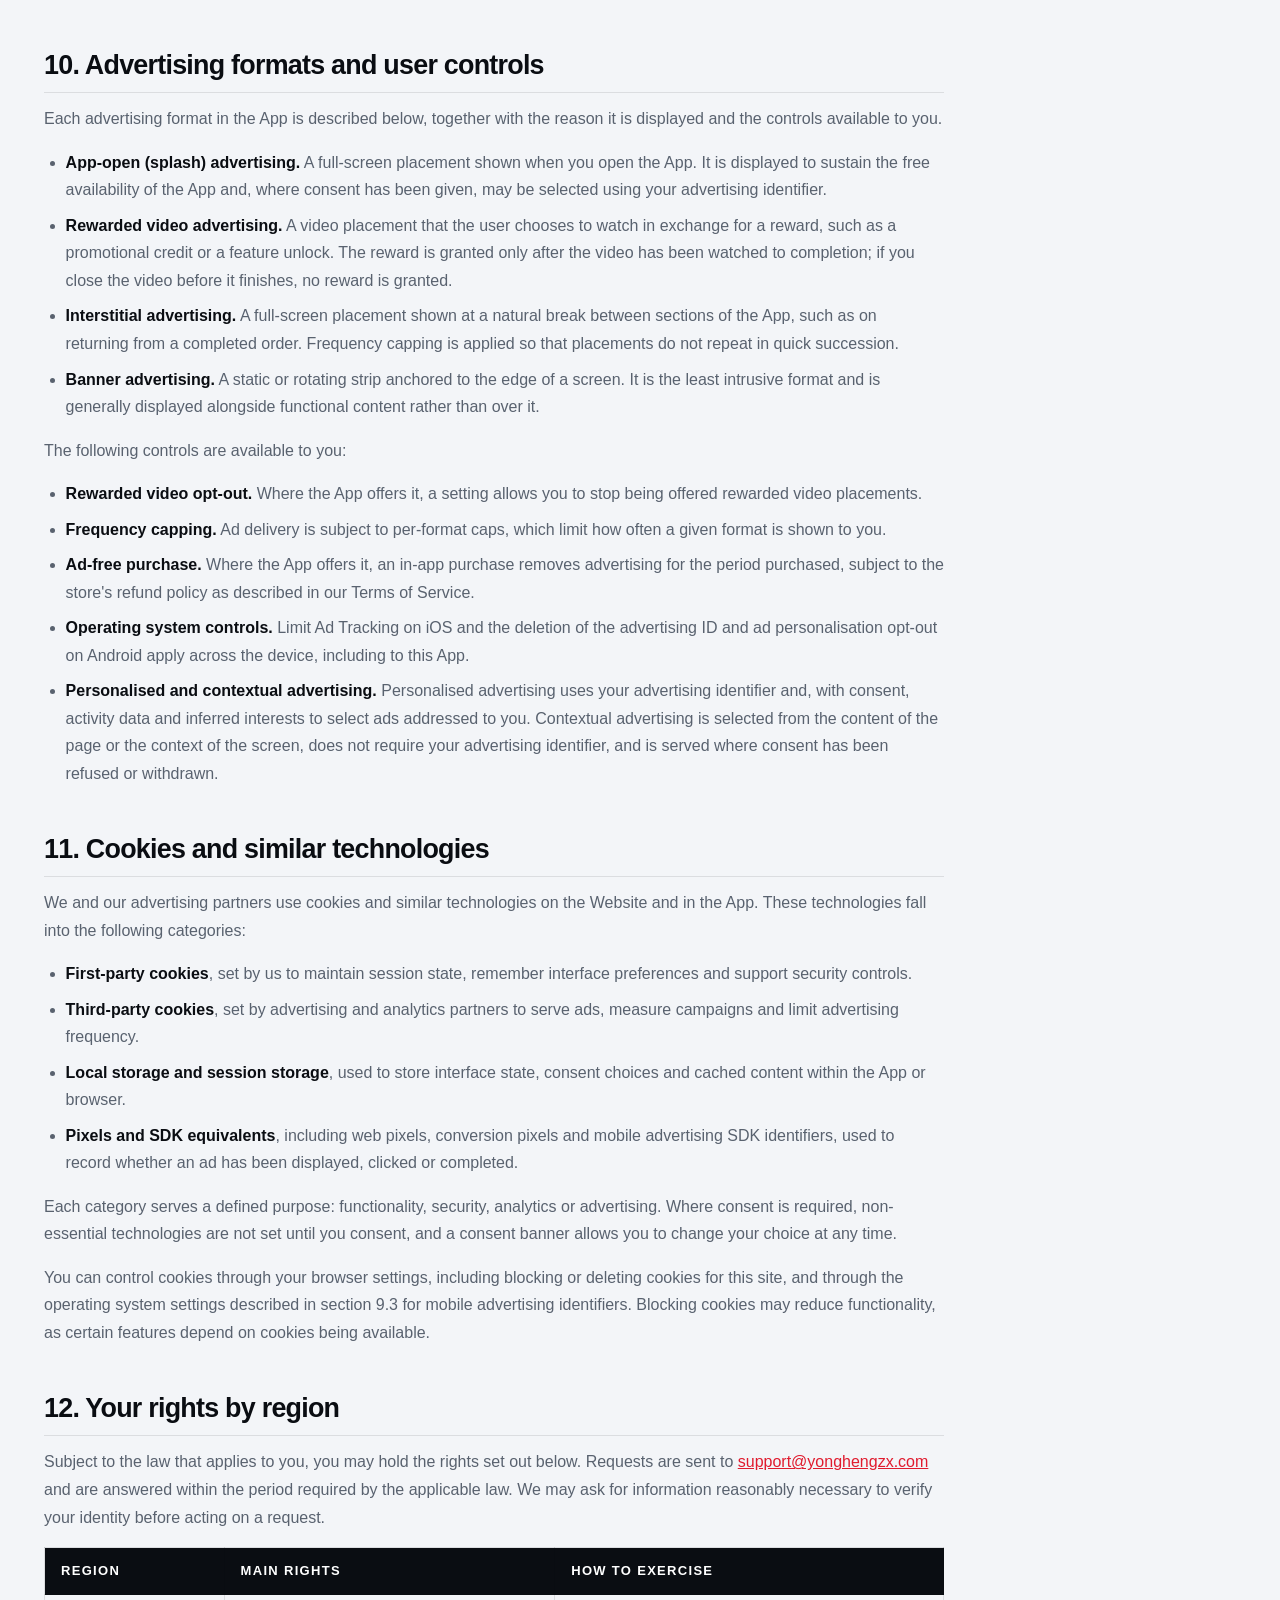
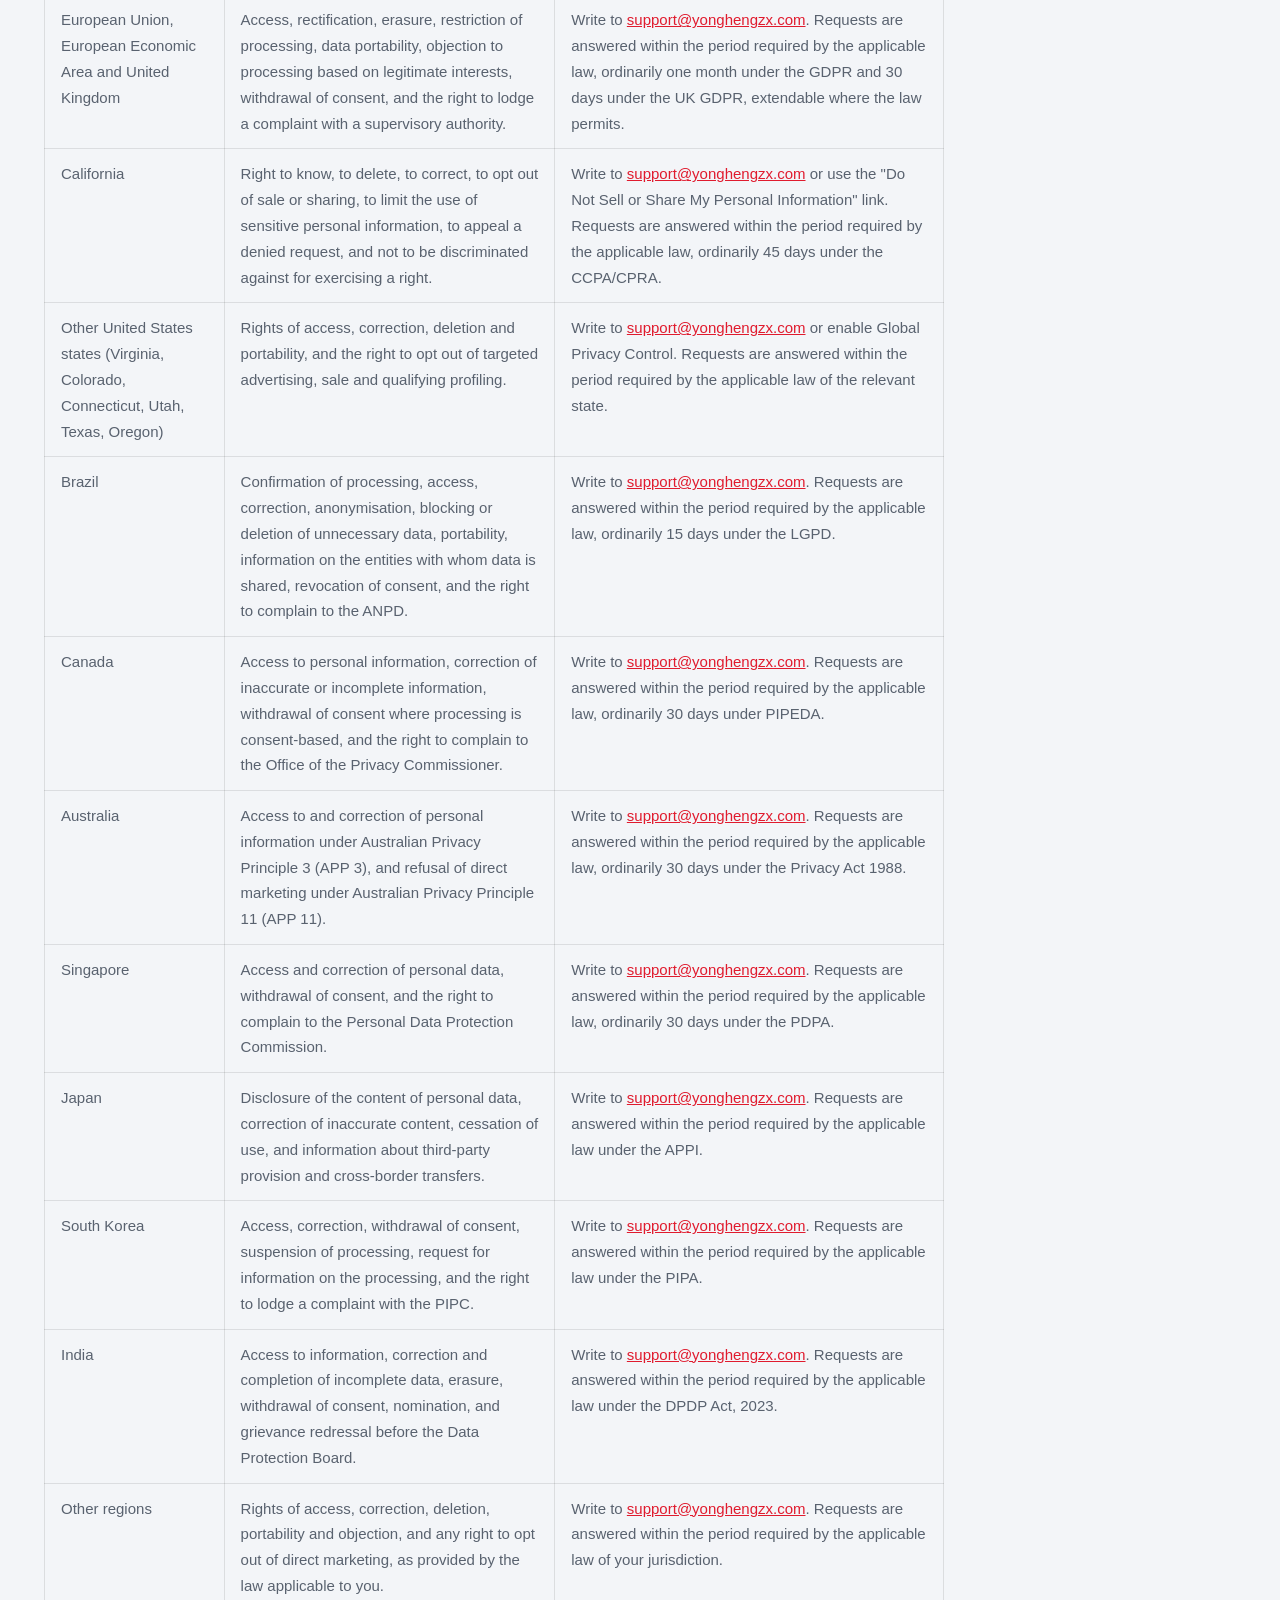
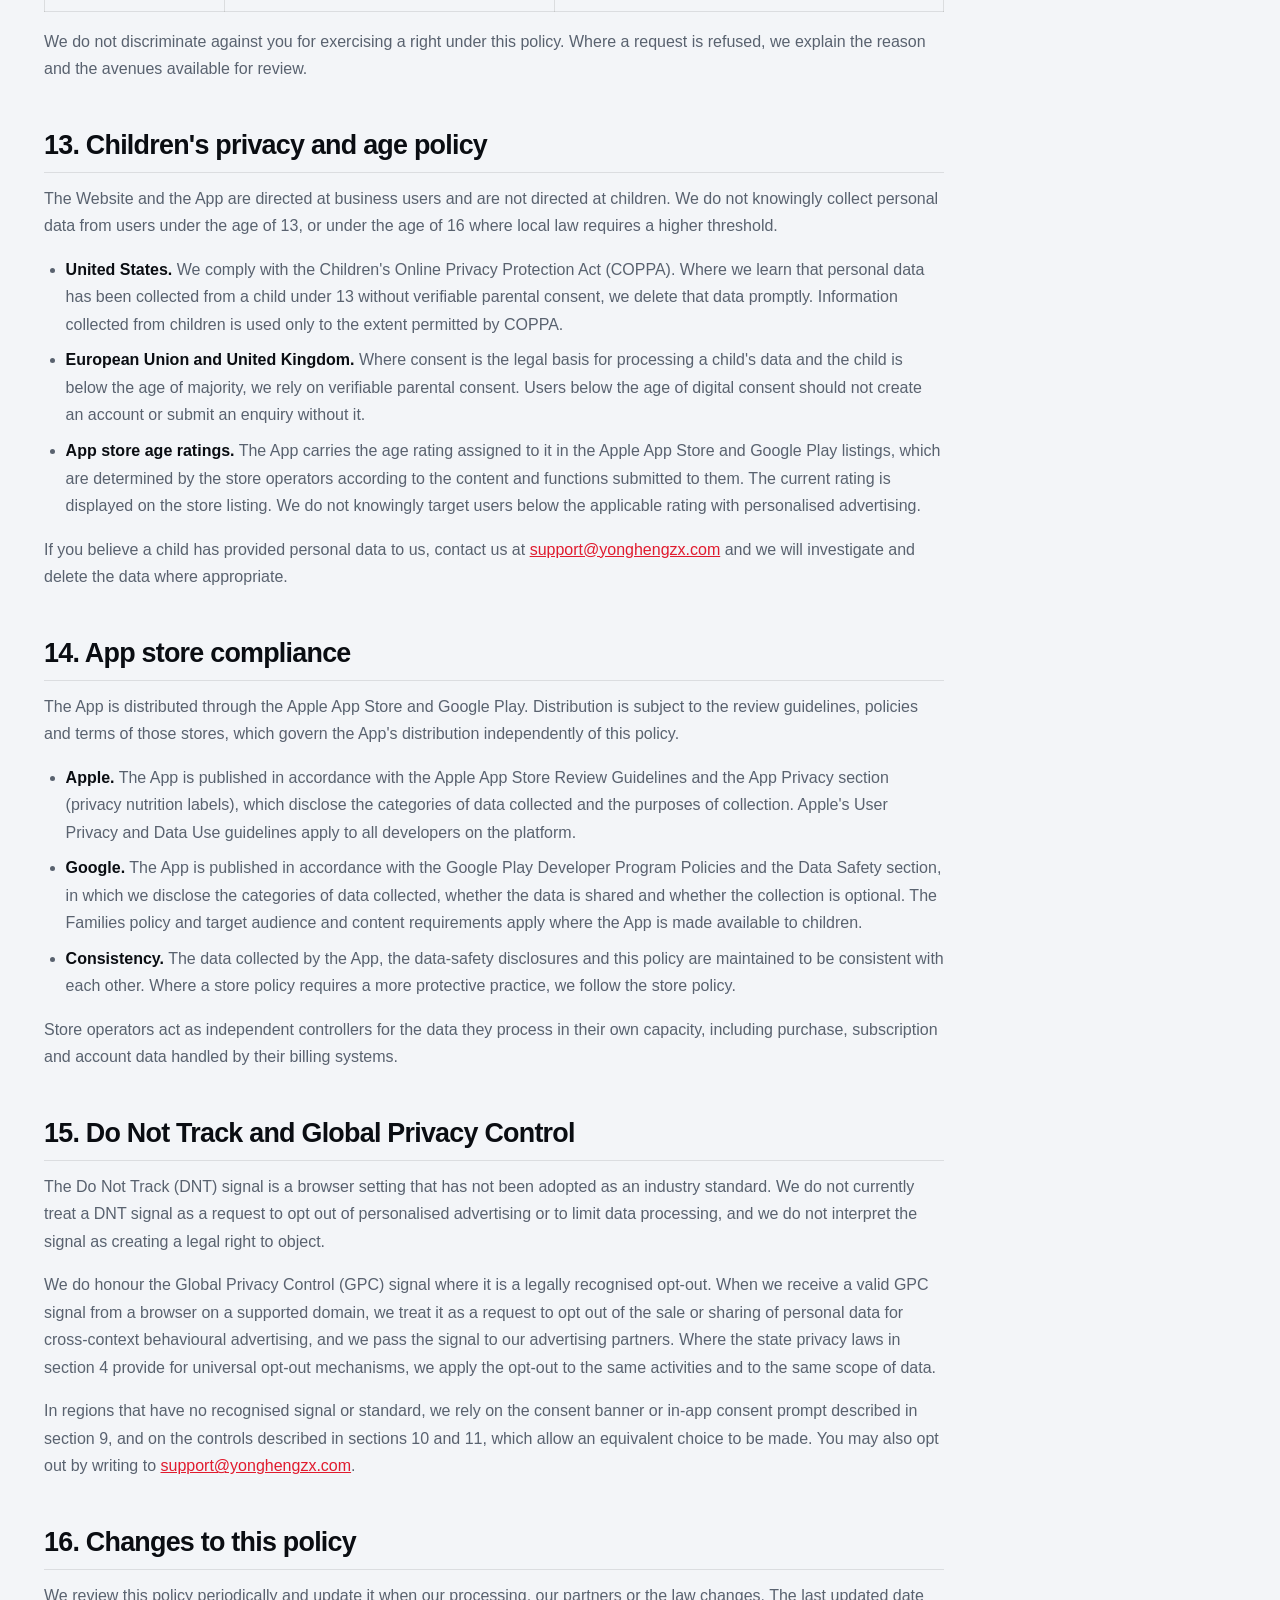
<file: privacy.html>
<!DOCTYPE html>
<html lang="en">
<head>
  <meta charset="utf-8">
  <meta name="viewport" content="width=device-width, initial-scale=1">
  <title>Privacy Policy — Endlesshine Co., Limited</title>
  <meta name="description" content="How Endlesshine Co., Limited collects, uses, shares and protects personal data across our website and mobile app, including advertising partners, cookies and regional privacy rights.">
  <link rel="canonical" href="https://yonghengzx.com/privacy.html">
  <meta property="og:title" content="Privacy Policy — Endlesshine Co., Limited">
  <meta property="og:description" content="Data collection, advertising partners, cookies and regional privacy rights.">
  <meta property="og:url" content="https://yonghengzx.com/privacy.html">
  <meta property="og:image" content="https://yonghengzx.com/images/hero.png">
  <meta name="twitter:card" content="summary_large_image">
  <meta name="twitter:title" content="Privacy Policy — Endlesshine Co., Limited">
  <meta name="twitter:description" content="Data collection, advertising partners, cookies and regional privacy rights.">
  <meta name="twitter:image" content="https://yonghengzx.com/images/hero.png">
  <link rel="stylesheet" href="css/style.css">
  <script src="js/main.js" defer></script>
</head>
<body data-page="legal">
<header id="site-header"></header>
<main>
  <section class="section">
    <div class="container">
      <article class="legal">
        <h1>Privacy Policy</h1>

        <div class="legal__meta fade-up">
          <span><strong>Company:</strong> Endlesshine Co., Limited</span>
          <span><strong>Effective date:</strong> 12 November 2026</span>
          <span><strong>Last updated:</strong> 12 November 2026</span>
        </div>

        <div class="legal__toc fade-up">
          <h2>Table of contents</h2>
          <ol class="stagger">
            <li><a href="#privacy-1">Introduction and scope</a></li>
            <li><a href="#privacy-2">Information we collect</a></li>
            <li><a href="#privacy-3">How we use information</a></li>
            <li><a href="#privacy-4">Legal bases for processing</a></li>
            <li><a href="#privacy-5">Sharing and processors</a></li>
            <li><a href="#privacy-6">International transfers</a></li>
            <li><a href="#privacy-7">Retention</a></li>
            <li><a href="#privacy-8">Security</a></li>
            <li><a href="#privacy-9">Advertising and monetisation</a></li>
            <li><a href="#privacy-10">Advertising formats and user controls</a></li>
            <li><a href="#privacy-11">Cookies and similar technologies</a></li>
            <li><a href="#privacy-12">Your rights by region</a></li>
            <li><a href="#privacy-13">Children's privacy and age policy</a></li>
            <li><a href="#privacy-14">App store compliance</a></li>
            <li><a href="#privacy-15">Do Not Track and Global Privacy Control</a></li>
            <li><a href="#privacy-16">Changes to this policy</a></li>
            <li><a href="#privacy-17">Contact us</a></li>
            <li><a href="#privacy-18">Effective date</a></li>
          </ol>
        </div>

        <h2 id="privacy-1">1. Introduction and scope</h2>
        <p>Endlesshine Co., Limited ("Endlesshine", "we", "us") is a Hong Kong company whose registered office is at ROOM 1602, 16/F, WING ON CENTRE, 111 CONNAUGHT ROAD CENTRAL, HONG KONG. Our business scope is "Import, export, wholesale and retail of cultural and creative gifts and daily necessities; brand promotion, business information consultation and event planning, excluding financial, securities and insurance business".</p>
        <p>This Privacy Policy explains how we collect, use, disclose, transfer and protect personal data in connection with two channels:</p>
        <ul>
          <li>the corporate website published at yonghengzx.com (the "Website"), including the pages, enquiry forms and corporate content made available there; and</li>
          <li>the mobile management application distributed through the Apple App Store and Google Play (the "App"), which provides order, inventory, supply chain and consulting functions for our business contacts.</li>
        </ul>
        <p>It applies to visitors to the Website, registered users of the App, business contacts who correspond with us, and mobile app users. Where we refer to "personal data", we mean information relating to an identified or identifiable natural person. Where we refer to "you", we mean the individual concerned.</p>
        <p>We act as the controller of personal data that we determine the purposes and means of processing for. Certain advertising, analytics and payment providers act as independent controllers or as our processors in respect of specific data sets, as explained in sections 5 and 9.</p>

        <h2 id="privacy-2">2. Information we collect</h2>
        <p>We collect personal data directly from you, automatically through the operation of the Website and the App, and, in limited circumstances, from third parties. The categories below describe the data we handle.</p>

        <h3>2.1 Account data</h3>
        <p>When you create an account in the App or open a business relationship with us, we collect:</p>
        <ul>
          <li>your name;</li>
          <li>your business email address;</li>
          <li>your company name and trading details; and</li>
          <li>your role or position within that company.</li>
        </ul>
        <p>Credentials such as passwords are processed by the App in hashed form. We never receive or store your plaintext password.</p>

        <h3>2.2 Device and technical data</h3>
        <p>To keep the App and the Website secure and functioning, we automatically collect device and technical data, including device model, operating system and its version, App version, IP address, network and carrier information, and crash logs generated when the App encounters an error.</p>

        <h3>2.3 Usage data</h3>
        <p>We record the pages you visit on the Website, the features you use in the App, and the in-app events you trigger, including order events, inventory lookups and dashboard views. This information helps us operate the product, improve performance and understand which features are used.</p>

        <h3>2.4 Optional precise location</h3>
        <p>Where you grant the operating system permission, the App may collect your precise location. We use this only to support visits to our wholesale showroom and to confirm attendance at trade events. We do not access location data if permission is declined, and declining permission does not affect the remaining functionality of the App.</p>

        <h3>2.5 Advertising identifiers</h3>
        <p>We and our advertising partners may access the device advertising identifier assigned by your operating system, including the Apple Identifier for Advertisers (IDFA) and the Google Advertising ID (AAID), together with any identifier reset to the platform default or assigned by the device. Section 9 explains how these identifiers are used and how to limit them.</p>

        <h3>2.6 Information submitted through enquiry forms</h3>
        <p>When you submit an enquiry through the Website or the App, we collect the name, business email address, company and message content you provide. We use this information to respond to you and to maintain a record of the enquiry.</p>

        <h2 id="privacy-3">3. How we use information</h2>
        <p>We use personal data only for the purposes set out below. Each category of information collected under section 2 is used for the purposes stated here.</p>
        <ul>
          <li><strong>Operating the App and the Website.</strong> We use account data, device data and usage data to authenticate users, present screens, maintain sessions, deliver updates and diagnose faults.</li>
          <li><strong>Order and inventory management.</strong> We use account data, enquiry data and usage data to record orders, allocate stock, prepare shipments and maintain inventory positions across our wholesale and retail operations.</li>
          <li><strong>Supply chain tracking.</strong> We use account data, order data and usage data to track consignments through import and export workflows, including documents passed to logistics and freight partners.</li>
          <li><strong>Consulting dashboards.</strong> We use account data and usage data to populate business information consultation and event planning dashboards, including performance indicators and inventory or order summaries visible to you within the App.</li>
          <li><strong>Brand promotion and event planning delivery.</strong> We use account data and enquiry data to plan and deliver brand promotion campaigns and events, to confirm arrangements with business partners, and to maintain the associated records.</li>
          <li><strong>Customer support.</strong> We use enquiry data, account data and technical data to investigate and resolve support requests, and to maintain a correspondence record.</li>
          <li><strong>Personalised advertising.</strong> We use advertising identifiers, usage data and inferred interests to select advertising that is more relevant to you, subject to your consent and opt-out rights as described in section 9.</li>
          <li><strong>Analytics.</strong> We use aggregated usage and technical data to measure traffic, app adoption, feature engagement and error rates, and to plan capacity.</li>
          <li><strong>Security and fraud prevention.</strong> We use technical data, usage data and IP addresses to detect abuse, prevent fraudulent transactions, secure our systems and investigate incidents.</li>
          <li><strong>Legal compliance.</strong> We use account data, transaction records and correspondence to meet accounting, tax, customs, export control and other statutory obligations, and to establish, exercise or defend legal claims.</li>
        </ul>
        <p>We do not sell personal data for money. We do not use the content of your messages or documents for advertising purposes.</p>

        <h2 id="privacy-4">4. Legal bases for processing</h2>
        <p>We rely on the following legal bases, depending on the jurisdiction in which you are located and the processing in question. Where consent is the basis, you may withdraw it at any time without affecting the lawfulness of processing carried out before withdrawal.</p>
        <div class="table-scroll">
          <table>
            <thead>
              <tr>
                <th>Jurisdiction</th>
                <th>Law or principle</th>
                <th>Typical legal basis</th>
              </tr>
            </thead>
            <tbody>
              <tr>
                <td>European Union and European Economic Area</td>
                <td>GDPR (Regulation (EU) 2016/679)</td>
                <td>Performance of a contract; legitimate interests in operating and securing the service; consent for advertising, personalised advertising and non-essential cookies; compliance with a legal obligation.</td>
              </tr>
              <tr>
                <td>United Kingdom</td>
                <td>UK GDPR and Data Protection Act 2018</td>
                <td>Performance of a contract; legitimate interests; consent for advertising and non-essential cookies; compliance with a legal obligation.</td>
              </tr>
              <tr>
                <td>California</td>
                <td>CCPA/CPRA</td>
                <td>Performance of a contract; permitted business purposes; opt-out of sale or sharing of personal information; limitation of use of sensitive personal information; compliance with a legal obligation.</td>
              </tr>
              <tr>
                <td>Other United States states</td>
                <td>Virginia VCDPA, Colorado CPA, Connecticut CTDPA, Utah UCPA, Texas TDPSA, Oregon OCPA</td>
                <td>Consent for targeted advertising and sensitive data; performance of a contract; legitimate interests; opt-out exercised through Global Privacy Control or an in-app preference.</td>
              </tr>
              <tr>
                <td>Brazil</td>
                <td>LGPD (Lei nº 13.709/2018)</td>
                <td>Consent; performance of a contract; compliance with a legal or regulatory obligation; legitimate interests only where expressly permitted and subject to balancing.</td>
              </tr>
              <tr>
                <td>Canada</td>
                <td>PIPEDA and provincial equivalents</td>
                <td>Performance of a contract; meaningful consent; implied consent in limited circumstances; use consistent with reasonable expectations.</td>
              </tr>
              <tr>
                <td>Australia</td>
                <td>Privacy Act 1988 (Cth), Australian Privacy Principles (APP 3)</td>
                <td>Performance of a contract; permitted disclosure; collection and use consistent with the individual's reasonable expectations.</td>
              </tr>
              <tr>
                <td>Singapore</td>
                <td>Personal Data Protection Act 2012</td>
                <td>Performance of a contract; legitimate interests assessed by comparison; consent for marketing and for data subject to a specified consent requirement.</td>
              </tr>
              <tr>
                <td>India</td>
                <td>Digital Personal Data Protection Act, 2023</td>
                <td>Notice and consent; performance of a contract; compliance with a legal obligation; certain legitimate uses notified by the Data Protection Board.</td>
              </tr>
              <tr>
                <td>Japan</td>
                <td>APPI</td>
                <td>Utilisation purposes specified in our notice; consent for provision to third parties and for cross-border transfers; performance of a contract.</td>
              </tr>
              <tr>
                <td>South Korea</td>
                <td>PIPA</td>
                <td>Consent; performance of a contract; statutory exceptions, including legal obligation and legitimate interests where recognised.</td>
              </tr>
              <tr>
                <td>Other major regions</td>
                <td>Hong Kong PDPO, China PIPL, South Africa POPIA, Thailand PDPA, UAE PDPL, Indonesia PDP Law, Turkey KVKK</td>
                <td>Consent; performance of a contract; compliance with a legal obligation; legitimate interests where the applicable regime recognises them.</td>
              </tr>
            </tbody>
          </table>
        </div>
        <p>Where we rely on legitimate interests, we have assessed that the processing is necessary for our legitimate interests and that your interests and fundamental rights do not override those interests. You may object to processing based on legitimate interests at any time, as described in section 12.</p>

        <h2 id="privacy-5">5. Sharing and processors</h2>
        <p>We share personal data with the following categories of recipients, and with no others, unless required to do so by law:</p>
        <ul>
          <li><strong>Advertising and measurement partners.</strong> Third-party advertising and analytics providers receive device advertising identifiers, IP addresses and interaction data so that ads can be delivered and measured. The list of partners is set out in section 9.</li>
          <li><strong>App store operators.</strong> Apple Inc. and Google LLC act as the distributors of the App. They receive the information required to operate the store, process purchases and subscriptions, and enforce their own policies, and may act as independent controllers for that data.</li>
          <li><strong>Logistics and freight partners.</strong> Carriers, freight forwarders and customs agents receive the consignee name, delivery address, contact details and order references strictly necessary for the movement and clearance of goods.</li>
          <li><strong>Payment providers.</strong> Payment processors receive the transaction amount, currency, billing country and a tokenised payment instrument reference. We do not receive full card numbers.</li>
          <li><strong>Professional advisers and auditors.</strong> Our legal advisers, accountants and auditors access personal data under confidentiality obligations where needed to obtain advice or verify our accounts.</li>
          <li><strong>Group affiliates.</strong> Affiliates within our corporate group receive personal data for the purposes described in section 3, under equivalent confidentiality obligations.</li>
          <li><strong>Authorities.</strong> We disclose personal data where we are legally required to do so, including to regulators, tax authorities, customs authorities and law enforcement, or where necessary to establish, exercise or defend legal claims.</li>
        </ul>
        <p>Processors act on our documented instructions, are bound by written confidentiality and data protection terms, and are assessed before engagement and periodically thereafter. We do not sell personal data for money. We do not share personal data for cross-context behavioural advertising with third parties other than as described in section 9, and where such sharing is regulated, you may opt out as described in sections 9 and 12.</p>

        <h2 id="privacy-6">6. International transfers</h2>
        <p>Endlesshine is established in Hong Kong, and our operational and technical service providers are located in or operate from Hong Kong, Singapore, the European Union and the United States. As a result, personal data collected in one jurisdiction may be processed in another.</p>
        <p>Where personal data is transferred outside the jurisdiction in which it was collected, we rely on an appropriate safeguard, which may be:</p>
        <ul>
          <li>the European Commission Standard Contractual Clauses, where the transfer is subject to the GDPR;</li>
          <li>the UK International Data Transfer Addendum, or the UK IDTA, where the transfer is subject to the UK GDPR;</li>
          <li>an adequacy decision issued by the European Commission or by the United Kingdom, where the destination is recognised as providing an adequate level of protection; or</li>
          <li>another safeguard recognised under the applicable local regime, such as an equivalent set of standard contractual terms or binding corporate rules.</li>
        </ul>
        <p>Where we transfer personal data to a jurisdiction that does not provide an adequacy decision and no other safeguard applies, we obtain consent or rely on another basis available under the relevant law. You may request further information about the safeguards applicable to a transfer, including a copy of the relevant clauses, by writing to <a href="mailto:support@yonghengzx.com">support@yonghengzx.com</a>.</p>

        <h2 id="privacy-7">7. Retention</h2>
        <p>We retain personal data for the period necessary to achieve the purpose for which it was collected, to meet legal obligations, and to resolve disputes. Where no longer required, we delete or irreversibly anonymise the data.</p>
        <div class="table-scroll">
          <table>
            <thead>
              <tr>
                <th>Category</th>
                <th>Retention period</th>
              </tr>
            </thead>
            <tbody>
              <tr>
                <td>Account data</td>
                <td>For the life of the account. On closure, deleted or anonymised within 90 days, save for records that must be preserved for tax, accounting or legal reasons.</td>
              </tr>
              <tr>
                <td>Order and transaction records</td>
                <td>For the legally required accounting period, being 7 years in Hong Kong.</td>
              </tr>
              <tr>
                <td>Support correspondence</td>
                <td>24 months from the date of the last exchange, extended where a complaint or dispute is open.</td>
              </tr>
              <tr>
                <td>Advertising identifiers</td>
                <td>Until you reset the identifier at operating system level or withdraw consent or opt out, subject in each case to the retention periods set by the advertising partner concerned.</td>
              </tr>
              <tr>
                <td>Consent records</td>
                <td>For the limitation period applicable to claims arising from the processing in question.</td>
              </tr>
              <tr>
                <td>Server logs</td>
                <td>90 days.</td>
              </tr>
            </tbody>
          </table>
        </div>
        <p>Where the App is deleted from your device, locally stored data is removed with it. Data held in our systems is handled in accordance with the periods above.</p>

        <h2 id="privacy-8">8. Security</h2>
        <p>We apply a range of technical and organisational measures proportionate to the nature of the data we hold:</p>
        <ul>
          <li>encryption of data in transit using TLS, and encryption of data at rest for databases and backups containing personal data;</li>
          <li>role-based access control, so that access is restricted to staff whose role requires it;</li>
          <li>the principle of least privilege, with administrative rights granted on a need-to-know basis and reviewed periodically;</li>
          <li>regular independent penetration testing of the Website, the App and the supporting infrastructure;</li>
          <li>structured vulnerability management, including prompt remediation of findings according to assessed severity;</li>
          <li>staff training on data protection obligations, with training records maintained;</li>
          <li>a documented incident response procedure covering detection, containment, investigation, notification and post-incident review; and</li>
          <li>logging of access to personal data, with logs protected from unauthorised alteration.</li>
        </ul>
        <p>No system is completely secure. While we maintain the safeguards described above and monitor for threats, you should take reasonable precautions with your own devices and credentials, including the use of a strong password and keeping your operating system up to date. We will notify you and the relevant supervisory authority of a personal data breach where we are legally required to do so.</p>

        <h2 id="privacy-9">9. Advertising and monetisation</h2>
        <p>This section describes our advertising practices in detail, because advertising involves the most extensive processing of personal data on our services.</p>

        <h3>9.1 Advertising SDKs and ad formats</h3>
        <p>The App integrates third-party advertising software development kits. When an ad is requested, the relevant SDK may collect the device advertising identifier, IP address, device model, operating system and version, App version, coarse location derived from the IP address, language, and information about ad interactions, such as impressions, clicks and completions. The App may serve the following advertising formats:</p>
        <ul>
          <li>app-open (splash) advertising, displayed when the App is launched;</li>
          <li>rewarded video advertising, displayed in exchange for a reward;</li>
          <li>interstitial advertising, displayed at natural breaks between content; and</li>
          <li>banner advertising, displayed as a persistent strip within a screen.</li>
        </ul>
        <p>Section 10 describes each format, why it is shown and the controls available to you.</p>

        <h3>9.2 Personalised and non-personalised advertising</h3>
        <p>Advertising delivered through the App and the Website may be personalised or non-personalised. Personalised advertising uses your advertising identifier, together with information about your usage and, where consent has been given, inferred interests, to select and to measure advertising addressed to you. Non-personalised, or contextual, advertising is selected by reference to the content of the page or the context of the App screen, without reference to your advertising identifier or to any profile of you.</p>
        <p>Where consent is required, we present a consent banner or an in-app consent prompt before personalised advertising is served. In the European Economic Area and the United Kingdom, consent is requested under the GDPR and the UK GDPR, and refusal results in non-personalised advertising being served instead. In the United States, subject to the state privacy laws listed in section 4 and to the California CCPA/CPRA, you may opt out of the sale or sharing of personal information for cross-context behavioural advertising, and you may exercise that right through the "Do Not Sell or Share My Personal Information" link available in our Website footer and in the App's privacy settings, or by enabling Global Privacy Control as described in section 15.</p>
        <p>On Apple devices we honour the App Tracking Transparency framework. The App presents the system permission prompt and does not request tracking, or enable personalised advertising SDK behaviour, unless you have granted permission. On Android devices we observe the advertising identifier permission prompt, and where you decline, the App operates with contextual advertising and non-personalised identifiers.</p>

        <h3>9.3 Your control over advertising identifiers</h3>
        <p>You can reset or limit the advertising identifier at operating system level, which applies to all applications on your device. On iOS, this is the "Allow Apps to Request to Track" setting. On Android, this is "Delete advertising ID" and the "Opt out of ad personalisation" setting. Resetting or limiting the identifier reduces the personalisation available to advertising partners, and may reduce the number of ads you see. You may also opt out within the App's privacy settings, or via the applicable opt-out mechanisms offered by each advertising partner listed below.</p>

        <h3>9.4 Advertising partners</h3>
        <p>The table below lists the advertising and measurement platforms that may receive personal data through the App and the Website, the purpose of each integration, and a link to the platform's own privacy policy or opt-out page. Links point to the official first-party domain of the platform named in each row.</p>
        <div class="table-scroll">
          <table>
            <thead>
              <tr>
                <th>Platform</th>
                <th>Purpose</th>
                <th>Privacy and opt-out information</th>
              </tr>
            </thead>
            <tbody>
              <tr>
                <td><a href="https://ads.google.com/intl/en/home/privacy/">Google AdMob</a></td>
                <td>Ad serving and mediation for banner, interstitial and rewarded video formats; revenue reporting.</td>
                <td>Privacy and consent details are published at <a href="https://ads.google.com/intl/en/home/privacy/">ads.google.com</a>. Opt out through Google Ads settings or by resetting the device advertising identifier.</td>
              </tr>
              <tr>
                <td><a href="https://support.google.com/admanager/answer/10075997">Google Ad Manager</a></td>
                <td>Ad delivery and yield optimisation across app and web inventory, including consent management and frequency capping.</td>
                <td>Publisher privacy controls and the European regulations, US state regulations and IDFA messaging settings are documented at <a href="https://support.google.com/admanager/answer/10075997">support.google.com</a>.</td>
              </tr>
              <tr>
                <td><a href="https://www.facebook.com/ads/audience-network/">Meta Audience Network</a></td>
                <td>Ad serving, bidding and rewarded video inventory in the App.</td>
                <td>Platform information is available at <a href="https://www.facebook.com/ads/audience-network/">facebook.com</a>. Opt out of personalised advertising through Meta's audience and ads controls.</td>
              </tr>
              <tr>
                <td><a href="https://unity.com/legal/privacy-policy">Unity Ads</a></td>
                <td>Ad serving and mediation, including offerwall and rewarded video inventory.</td>
                <td>Privacy policy and data-rights instructions are published at <a href="https://unity.com/legal/privacy-policy">unity.com</a>. Personalised advertising may be declined through the in-ad privacy icon.</td>
              </tr>
              <tr>
                <td><a href="https://www.applovin.com/legal/privacy/">AppLovin</a></td>
                <td>Ad mediation, bidding and rewarded video ad serving.</td>
                <td>Privacy policy and consent guidance are published at <a href="https://www.applovin.com/legal/privacy/">applovin.com</a>. Opt out through the App's privacy settings or the platform's consent tooling.</td>
              </tr>
              <tr>
                <td><a href="https://www.ironsource.com/privacy/">ironSource (LevelPlay)</a></td>
                <td>Mediation layer, ad serving and demand reporting for banner, interstitial and rewarded video formats.</td>
                <td>Privacy policy and data collection disclosures are published at <a href="https://www.ironsource.com/privacy/">ironsource.com</a>. Consent status is enforced through the platform consent management solution.</td>
              </tr>
              <tr>
                <td><a href="https://www.vungle.com/privacy/">Vungle / Liftoff</a></td>
                <td>Rewarded video and interstitial ad serving, and campaign measurement.</td>
                <td>Privacy policy is published at <a href="https://www.vungle.com/privacy/">vungle.com</a>. Personalised advertising can be declined in the ad unit's privacy controls.</td>
              </tr>
              <tr>
                <td><a href="https://www.pangleglobal.com/privacy-policy">Pangle (TikTok for Business)</a></td>
                <td>App inventory monetisation and ad serving, including interstitial and rewarded video placements.</td>
                <td>Data controller and privacy policy details are published at <a href="https://www.pangleglobal.com/privacy-policy">pangleglobal.com</a>. Opt out through the platform's user choice tooling.</td>
              </tr>
              <tr>
                <td><a href="https://www.mintegral.com/privacy">Mintegral</a></td>
                <td>Ad serving and mediation for rewarded video and interstitial formats.</td>
                <td>Privacy policy is published at <a href="https://www.mintegral.com/privacy">mintegral.com</a>. Consent is enforced through the integrated consent management platform.</td>
              </tr>
              <tr>
                <td><a href="https://www.chartboost.com/privacy/">Chartboost</a></td>
                <td>Ad serving, bidding and campaign measurement for app inventory.</td>
                <td>Privacy policy and opt-out instructions are published at <a href="https://www.chartboost.com/privacy/">chartboost.com</a>. Ad personalisation can be limited at device level.</td>
              </tr>
              <tr>
                <td><a href="https://www.adcolony.com/legal">AdColony</a></td>
                <td>Video ad serving and mediation, including rewarded video inventory.</td>
                <td>Legal and privacy information is published on the platform's own site at <a href="https://www.adcolony.com/legal">adcolony.com</a>. Opt out through the ad unit privacy controls.</td>
              </tr>
              <tr>
                <td><a href="https://www.inmobi.com/legal/privacy-policy">InMobi</a></td>
                <td>Ad serving, mediation and ad measurement across app inventory.</td>
                <td>Privacy policy and data subject rights instructions are published at <a href="https://www.inmobi.com/legal/privacy-policy">inmobi.com</a>. Opt out through the platform's consent and preference tooling.</td>
              </tr>
              <tr>
                <td><a href="https://advertising.amazon.com/legal/privacy-notice">Amazon Ads</a></td>
                <td>Ad serving and measurement for retail and commerce campaigns shown in the App and on the Website.</td>
                <td>The privacy notice for Amazon Ads is published at <a href="https://advertising.amazon.com/legal/privacy-notice">advertising.amazon.com</a>. Opt out through Amazon Ads preference settings.</td>
              </tr>
              <tr>
                <td><a href="https://www.digitalturbine.com/privacy-policy/">Digital Turbine</a></td>
                <td>Ad serving and mediation, including rewarded video and offerwall inventory.</td>
                <td>Privacy policy is published at <a href="https://www.digitalturbine.com/privacy-policy/">digitalturbine.com</a>. Consent status is transmitted through the mediation layer.</td>
              </tr>
              <tr>
                <td><a href="https://www.smaato.com/privacy/">Smaato</a></td>
                <td>Ad serving, mediation and audience targeting support for app inventory.</td>
                <td>Privacy policy and opt-out details are published at <a href="https://www.smaato.com/privacy/">smaato.com</a>. Personalised advertising may be disabled through the consent platform.</td>
              </tr>
              <tr>
                <td><a href="https://www.fyber.com/legal/privacy-policy/">Fyber</a></td>
                <td>Mediation and rewarded video ad serving.</td>
                <td>Privacy policy and data handling information are published at <a href="https://www.fyber.com/legal/privacy-policy/">fyber.com</a>. Opt out through the platform's user choice interface.</td>
              </tr>
              <tr>
                <td><a href="https://ogury.com/ogury-advertising-privacy-policy/">Ogury</a></td>
                <td>Advertising attribution and audience measurement for app inventory.</td>
                <td>The advertising privacy policy and user choice portal are published at <a href="https://ogury.com/ogury-advertising-privacy-policy/">ogury.com</a>. Opt out through the user choice portal.</td>
              </tr>
              <tr>
                <td><a href="https://www.criteo.com/privacy/">Criteo</a></td>
                <td>Retargeting, ad serving and commerce campaign measurement.</td>
                <td>Privacy policy and consent management information are published at <a href="https://www.criteo.com/privacy/">criteo.com</a>. Opt out through the platform's consent and preference controls.</td>
              </tr>
              <tr>
                <td><a href="https://www.teads.com/privacy-policy/">Teads</a></td>
                <td>Ad serving and audience matching for both app and web placements.</td>
                <td>Privacy policy and opt-out information are published at <a href="https://www.teads.com/privacy-policy/">teads.com</a>. Consent is managed through the integrated consent platform.</td>
              </tr>
              <tr>
                <td><a href="https://www.moloco.com/privacy-policy/">Moloco</a></td>
                <td>Machine learning based ad matching and campaign measurement.</td>
                <td>Privacy policy and data subject rights are published at <a href="https://www.moloco.com/privacy-policy/">moloco.com</a>. Opt out through the platform's privacy controls.</td>
              </tr>
              <tr>
                <td><a href="https://pubmatic.com/privacy-policy">PubMatic</a></td>
                <td>Programmatic ad serving, bidding and campaign reporting for web inventory.</td>
                <td>Privacy policy and opt-out instructions are published at <a href="https://pubmatic.com/privacy-policy">pubmatic.com</a>. Global Privacy Control is honoured where applicable.</td>
              </tr>
              <tr>
                <td><a href="https://www.magnite.com/privacy-policy/">Magnite</a></td>
                <td>Advertising exchange services, yield optimisation and audience segmentation for web inventory.</td>
                <td>Privacy policy and consent practices are published at <a href="https://www.magnite.com/privacy-policy/">magnite.com</a>. Consent and opt-out signals are honoured through the platform consent tooling.</td>
              </tr>
            </tbody>
          </table>
        </div>
        <p>The list of advertising partners changes over time as integrations are added, replaced or removed. The current list is available on request to <a href="mailto:support@yonghengzx.com">support@yonghengzx.com</a>. We review each integration before it is enabled and monitor it thereafter, and we disable any integration that cannot be operated in compliance with the applicable consent requirements.</p>

        <h2 id="privacy-10">10. Advertising formats and user controls</h2>
        <p>Each advertising format in the App is described below, together with the reason it is displayed and the controls available to you.</p>
        <ul>
          <li><strong>App-open (splash) advertising.</strong> A full-screen placement shown when you open the App. It is displayed to sustain the free availability of the App and, where consent has been given, may be selected using your advertising identifier.</li>
          <li><strong>Rewarded video advertising.</strong> A video placement that the user chooses to watch in exchange for a reward, such as a promotional credit or a feature unlock. The reward is granted only after the video has been watched to completion; if you close the video before it finishes, no reward is granted.</li>
          <li><strong>Interstitial advertising.</strong> A full-screen placement shown at a natural break between sections of the App, such as on returning from a completed order. Frequency capping is applied so that placements do not repeat in quick succession.</li>
          <li><strong>Banner advertising.</strong> A static or rotating strip anchored to the edge of a screen. It is the least intrusive format and is generally displayed alongside functional content rather than over it.</li>
        </ul>
        <p>The following controls are available to you:</p>
        <ul>
          <li><strong>Rewarded video opt-out.</strong> Where the App offers it, a setting allows you to stop being offered rewarded video placements.</li>
          <li><strong>Frequency capping.</strong> Ad delivery is subject to per-format caps, which limit how often a given format is shown to you.</li>
          <li><strong>Ad-free purchase.</strong> Where the App offers it, an in-app purchase removes advertising for the period purchased, subject to the store's refund policy as described in our Terms of Service.</li>
          <li><strong>Operating system controls.</strong> Limit Ad Tracking on iOS and the deletion of the advertising ID and ad personalisation opt-out on Android apply across the device, including to this App.</li>
          <li><strong>Personalised and contextual advertising.</strong> Personalised advertising uses your advertising identifier and, with consent, activity data and inferred interests to select ads addressed to you. Contextual advertising is selected from the content of the page or the context of the screen, does not require your advertising identifier, and is served where consent has been refused or withdrawn.</li>
        </ul>

        <h2 id="privacy-11">11. Cookies and similar technologies</h2>
        <p>We and our advertising partners use cookies and similar technologies on the Website and in the App. These technologies fall into the following categories:</p>
        <ul>
          <li><strong>First-party cookies</strong>, set by us to maintain session state, remember interface preferences and support security controls.</li>
          <li><strong>Third-party cookies</strong>, set by advertising and analytics partners to serve ads, measure campaigns and limit advertising frequency.</li>
          <li><strong>Local storage and session storage</strong>, used to store interface state, consent choices and cached content within the App or browser.</li>
          <li><strong>Pixels and SDK equivalents</strong>, including web pixels, conversion pixels and mobile advertising SDK identifiers, used to record whether an ad has been displayed, clicked or completed.</li>
        </ul>
        <p>Each category serves a defined purpose: functionality, security, analytics or advertising. Where consent is required, non-essential technologies are not set until you consent, and a consent banner allows you to change your choice at any time.</p>
        <p>You can control cookies through your browser settings, including blocking or deleting cookies for this site, and through the operating system settings described in section 9.3 for mobile advertising identifiers. Blocking cookies may reduce functionality, as certain features depend on cookies being available.</p>

        <h2 id="privacy-12">12. Your rights by region</h2>
        <p>Subject to the law that applies to you, you may hold the rights set out below. Requests are sent to <a href="mailto:support@yonghengzx.com">support@yonghengzx.com</a> and are answered within the period required by the applicable law. We may ask for information reasonably necessary to verify your identity before acting on a request.</p>
        <div class="table-scroll">
          <table>
            <thead>
              <tr>
                <th>Region</th>
                <th>Main rights</th>
                <th>How to exercise</th>
              </tr>
            </thead>
            <tbody>
              <tr>
                <td>European Union, European Economic Area and United Kingdom</td>
                <td>Access, rectification, erasure, restriction of processing, data portability, objection to processing based on legitimate interests, withdrawal of consent, and the right to lodge a complaint with a supervisory authority.</td>
                <td>Write to <a href="mailto:support@yonghengzx.com">support@yonghengzx.com</a>. Requests are answered within the period required by the applicable law, ordinarily one month under the GDPR and 30 days under the UK GDPR, extendable where the law permits.</td>
              </tr>
              <tr>
                <td>California</td>
                <td>Right to know, to delete, to correct, to opt out of sale or sharing, to limit the use of sensitive personal information, to appeal a denied request, and not to be discriminated against for exercising a right.</td>
                <td>Write to <a href="mailto:support@yonghengzx.com">support@yonghengzx.com</a> or use the "Do Not Sell or Share My Personal Information" link. Requests are answered within the period required by the applicable law, ordinarily 45 days under the CCPA/CPRA.</td>
              </tr>
              <tr>
                <td>Other United States states (Virginia, Colorado, Connecticut, Utah, Texas, Oregon)</td>
                <td>Rights of access, correction, deletion and portability, and the right to opt out of targeted advertising, sale and qualifying profiling.</td>
                <td>Write to <a href="mailto:support@yonghengzx.com">support@yonghengzx.com</a> or enable Global Privacy Control. Requests are answered within the period required by the applicable law of the relevant state.</td>
              </tr>
              <tr>
                <td>Brazil</td>
                <td>Confirmation of processing, access, correction, anonymisation, blocking or deletion of unnecessary data, portability, information on the entities with whom data is shared, revocation of consent, and the right to complain to the ANPD.</td>
                <td>Write to <a href="mailto:support@yonghengzx.com">support@yonghengzx.com</a>. Requests are answered within the period required by the applicable law, ordinarily 15 days under the LGPD.</td>
              </tr>
              <tr>
                <td>Canada</td>
                <td>Access to personal information, correction of inaccurate or incomplete information, withdrawal of consent where processing is consent-based, and the right to complain to the Office of the Privacy Commissioner.</td>
                <td>Write to <a href="mailto:support@yonghengzx.com">support@yonghengzx.com</a>. Requests are answered within the period required by the applicable law, ordinarily 30 days under PIPEDA.</td>
              </tr>
              <tr>
                <td>Australia</td>
                <td>Access to and correction of personal information under Australian Privacy Principle 3 (APP 3), and refusal of direct marketing under Australian Privacy Principle 11 (APP 11).</td>
                <td>Write to <a href="mailto:support@yonghengzx.com">support@yonghengzx.com</a>. Requests are answered within the period required by the applicable law, ordinarily 30 days under the Privacy Act 1988.</td>
              </tr>
              <tr>
                <td>Singapore</td>
                <td>Access and correction of personal data, withdrawal of consent, and the right to complain to the Personal Data Protection Commission.</td>
                <td>Write to <a href="mailto:support@yonghengzx.com">support@yonghengzx.com</a>. Requests are answered within the period required by the applicable law, ordinarily 30 days under the PDPA.</td>
              </tr>
              <tr>
                <td>Japan</td>
                <td>Disclosure of the content of personal data, correction of inaccurate content, cessation of use, and information about third-party provision and cross-border transfers.</td>
                <td>Write to <a href="mailto:support@yonghengzx.com">support@yonghengzx.com</a>. Requests are answered within the period required by the applicable law under the APPI.</td>
              </tr>
              <tr>
                <td>South Korea</td>
                <td>Access, correction, withdrawal of consent, suspension of processing, request for information on the processing, and the right to lodge a complaint with the PIPC.</td>
                <td>Write to <a href="mailto:support@yonghengzx.com">support@yonghengzx.com</a>. Requests are answered within the period required by the applicable law under the PIPA.</td>
              </tr>
              <tr>
                <td>India</td>
                <td>Access to information, correction and completion of incomplete data, erasure, withdrawal of consent, nomination, and grievance redressal before the Data Protection Board.</td>
                <td>Write to <a href="mailto:support@yonghengzx.com">support@yonghengzx.com</a>. Requests are answered within the period required by the applicable law under the DPDP Act, 2023.</td>
              </tr>
              <tr>
                <td>Other regions</td>
                <td>Rights of access, correction, deletion, portability and objection, and any right to opt out of direct marketing, as provided by the law applicable to you.</td>
                <td>Write to <a href="mailto:support@yonghengzx.com">support@yonghengzx.com</a>. Requests are answered within the period required by the applicable law of your jurisdiction.</td>
              </tr>
            </tbody>
          </table>
        </div>
        <p>We do not discriminate against you for exercising a right under this policy. Where a request is refused, we explain the reason and the avenues available for review.</p>

        <h2 id="privacy-13">13. Children's privacy and age policy</h2>
        <p>The Website and the App are directed at business users and are not directed at children. We do not knowingly collect personal data from users under the age of 13, or under the age of 16 where local law requires a higher threshold.</p>
        <ul>
          <li><strong>United States.</strong> We comply with the Children's Online Privacy Protection Act (COPPA). Where we learn that personal data has been collected from a child under 13 without verifiable parental consent, we delete that data promptly. Information collected from children is used only to the extent permitted by COPPA.</li>
          <li><strong>European Union and United Kingdom.</strong> Where consent is the legal basis for processing a child's data and the child is below the age of majority, we rely on verifiable parental consent. Users below the age of digital consent should not create an account or submit an enquiry without it.</li>
          <li><strong>App store age ratings.</strong> The App carries the age rating assigned to it in the Apple App Store and Google Play listings, which are determined by the store operators according to the content and functions submitted to them. The current rating is displayed on the store listing. We do not knowingly target users below the applicable rating with personalised advertising.</li>
        </ul>
        <p>If you believe a child has provided personal data to us, contact us at <a href="mailto:support@yonghengzx.com">support@yonghengzx.com</a> and we will investigate and delete the data where appropriate.</p>

        <h2 id="privacy-14">14. App store compliance</h2>
        <p>The App is distributed through the Apple App Store and Google Play. Distribution is subject to the review guidelines, policies and terms of those stores, which govern the App's distribution independently of this policy.</p>
        <ul>
          <li><strong>Apple.</strong> The App is published in accordance with the Apple App Store Review Guidelines and the App Privacy section (privacy nutrition labels), which disclose the categories of data collected and the purposes of collection. Apple's User Privacy and Data Use guidelines apply to all developers on the platform.</li>
          <li><strong>Google.</strong> The App is published in accordance with the Google Play Developer Program Policies and the Data Safety section, in which we disclose the categories of data collected, whether the data is shared and whether the collection is optional. The Families policy and target audience and content requirements apply where the App is made available to children.</li>
          <li><strong>Consistency.</strong> The data collected by the App, the data-safety disclosures and this policy are maintained to be consistent with each other. Where a store policy requires a more protective practice, we follow the store policy.</li>
        </ul>
        <p>Store operators act as independent controllers for the data they process in their own capacity, including purchase, subscription and account data handled by their billing systems.</p>

        <h2 id="privacy-15">15. Do Not Track and Global Privacy Control</h2>
        <p>The Do Not Track (DNT) signal is a browser setting that has not been adopted as an industry standard. We do not currently treat a DNT signal as a request to opt out of personalised advertising or to limit data processing, and we do not interpret the signal as creating a legal right to object.</p>
        <p>We do honour the Global Privacy Control (GPC) signal where it is a legally recognised opt-out. When we receive a valid GPC signal from a browser on a supported domain, we treat it as a request to opt out of the sale or sharing of personal data for cross-context behavioural advertising, and we pass the signal to our advertising partners. Where the state privacy laws in section 4 provide for universal opt-out mechanisms, we apply the opt-out to the same activities and to the same scope of data.</p>
        <p>In regions that have no recognised signal or standard, we rely on the consent banner or in-app consent prompt described in section 9, and on the controls described in sections 10 and 11, which allow an equivalent choice to be made. You may also opt out by writing to <a href="mailto:support@yonghengzx.com">support@yonghengzx.com</a>.</p>

        <h2 id="privacy-16">16. Changes to this policy</h2>
        <p>We review this policy periodically and update it when our processing, our partners or the law changes. The last updated date appears in the metadata block at the top of this page.</p>
        <p>Material changes are announced in the App and by email to registered users and to business contacts who have provided an email address, in each case before the change takes effect. Where a change is required by law, we will bring it into effect on the date required and will provide any notice that the law permits.</p>
        <p>Your continued use of the Website or the App after the effective date of an updated policy constitutes acceptance of that updated policy. If you do not accept the updated policy, you may stop using the affected service, and you may close your account in the App.</p>

        <h2 id="privacy-17">17. Contact us</h2>
        <p>Questions about this policy, requests concerning your personal data, and complaints are welcome. Please contact us at:</p>
        <ul>
          <li><strong>Business support:</strong> <a href="mailto:support@yonghengzx.com">support@yonghengzx.com</a></li>
          <li><strong>Key accounts:</strong> <a href="mailto:jiangyangsen@yonghengzx.com">jiangyangsen@yonghengzx.com</a></li>
          <li><strong>Postal address:</strong> ROOM 1602, 16/F, WING ON CENTRE, 111 CONNAUGHT ROAD CENTRAL, HONG KONG</li>
        </ul>
        <p>Where you are in the European Economic Area or the United Kingdom, you may also lodge a complaint with the relevant supervisory authority. Where you are in Brazil, you may complain to the ANPD, and in South Korea to the PIPC.</p>

        <h2 id="privacy-18">18. Effective date</h2>
        <p>This Privacy Policy takes effect on the Effective Date shown as 12 November 2026 in the metadata block at the top of this page, and was last updated on 12 November 2026. It applies to the Website published at yonghengzx.com and to the App distributed through the Apple App Store and Google Play.</p>
      </article>
    </div>
  </section>
</main>
<footer id="site-footer"></footer>
</body></html>
</file>
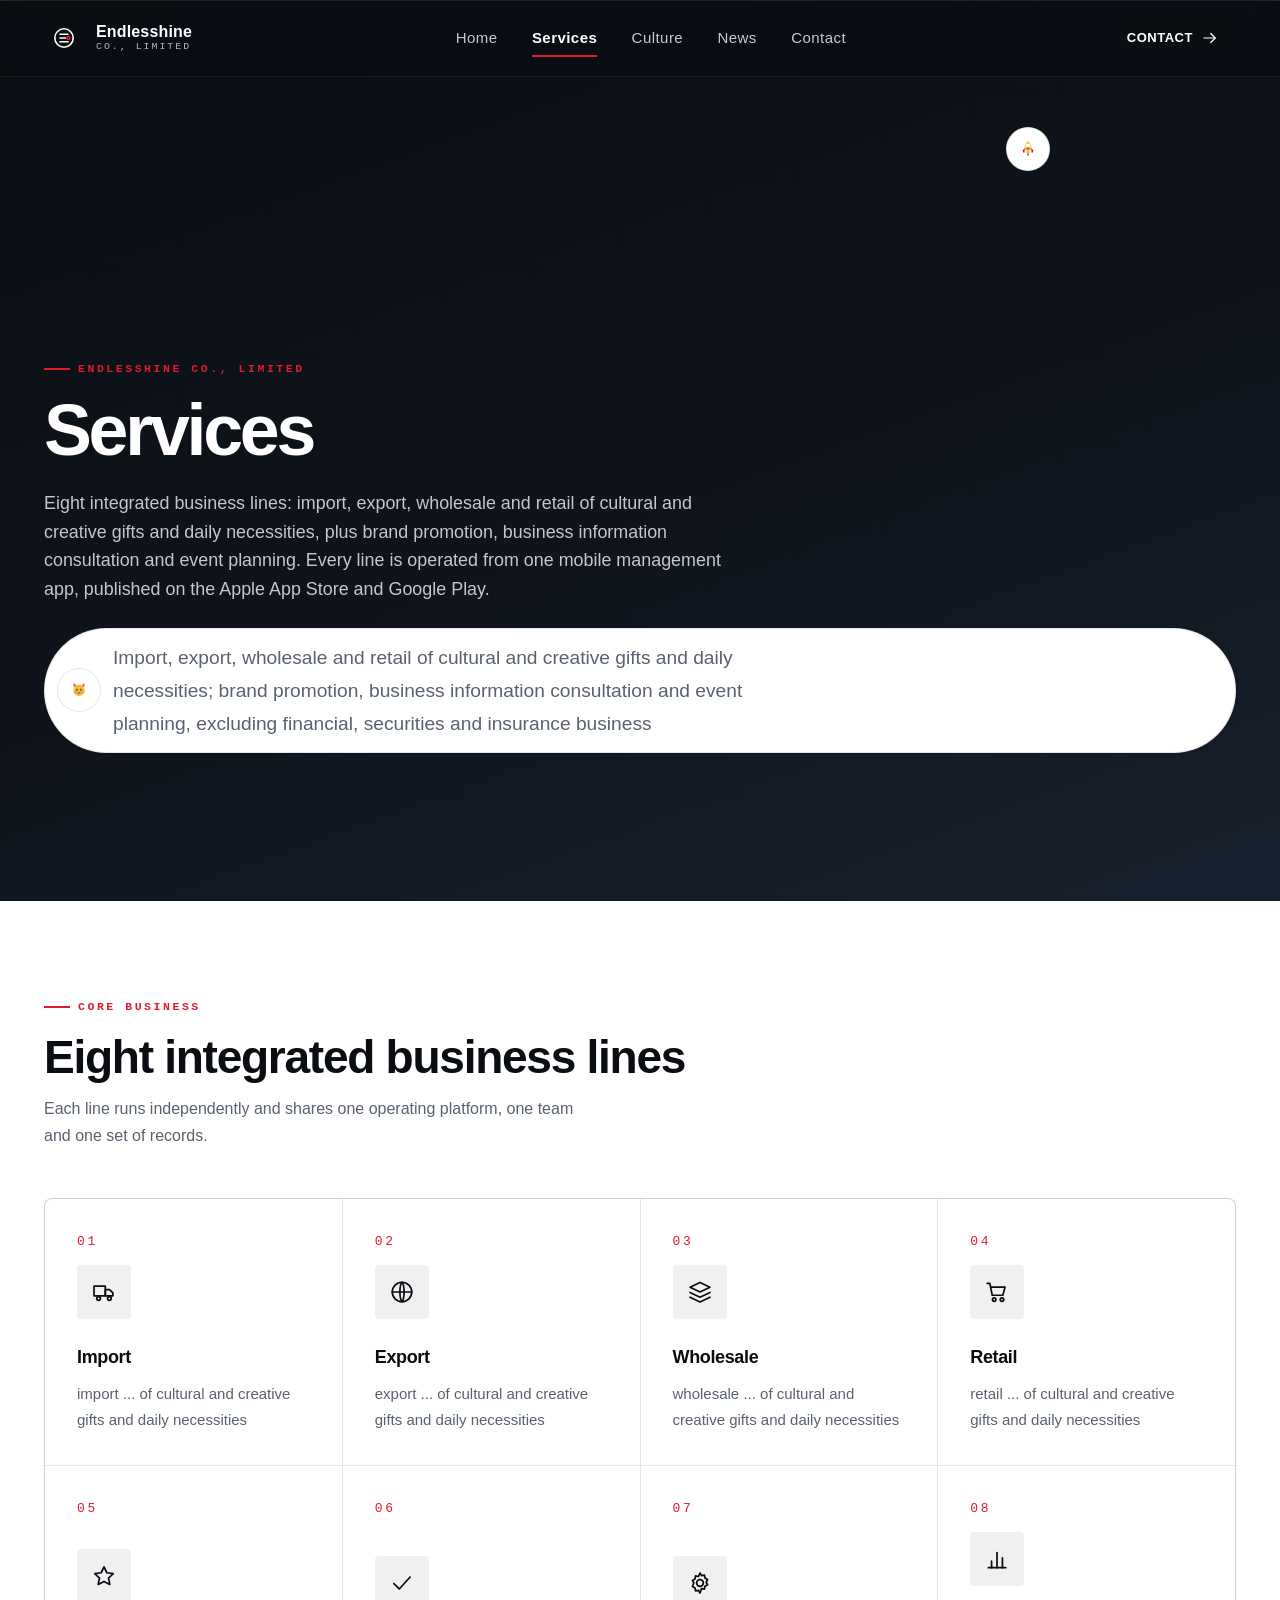
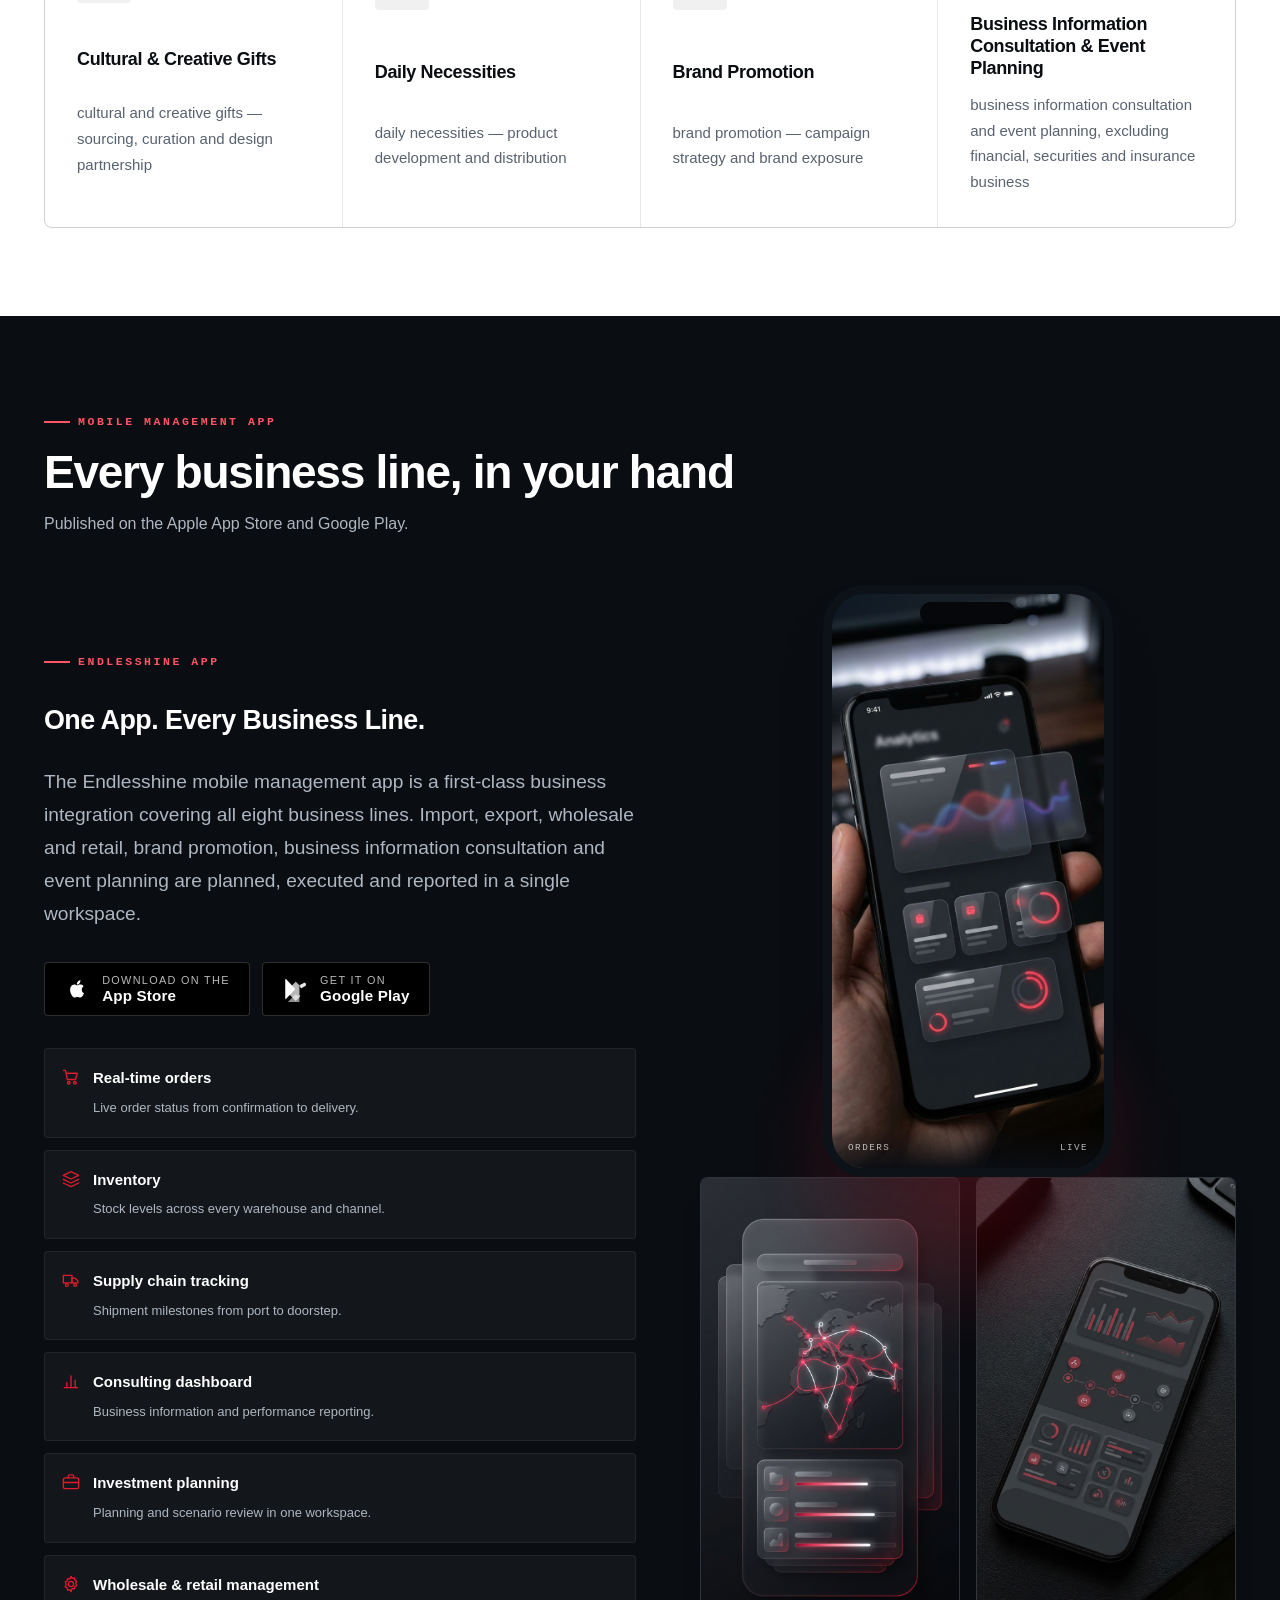
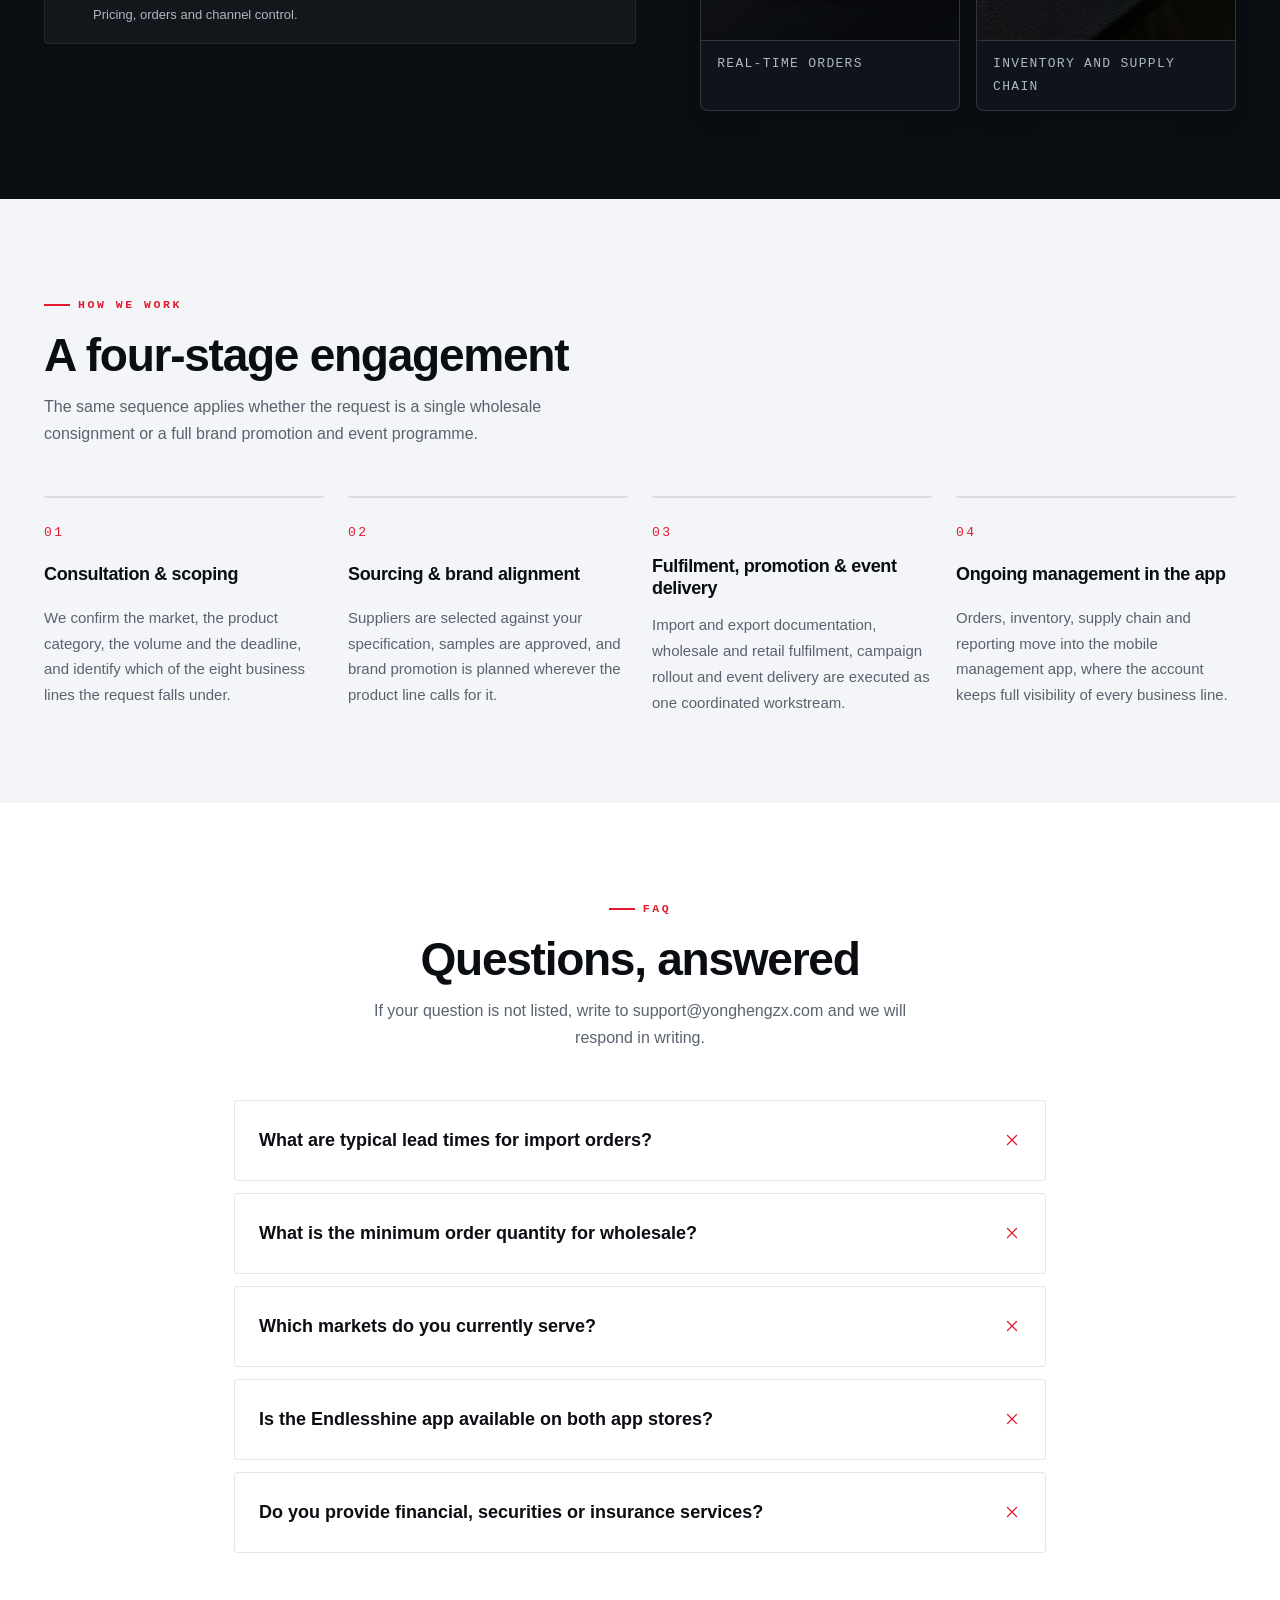
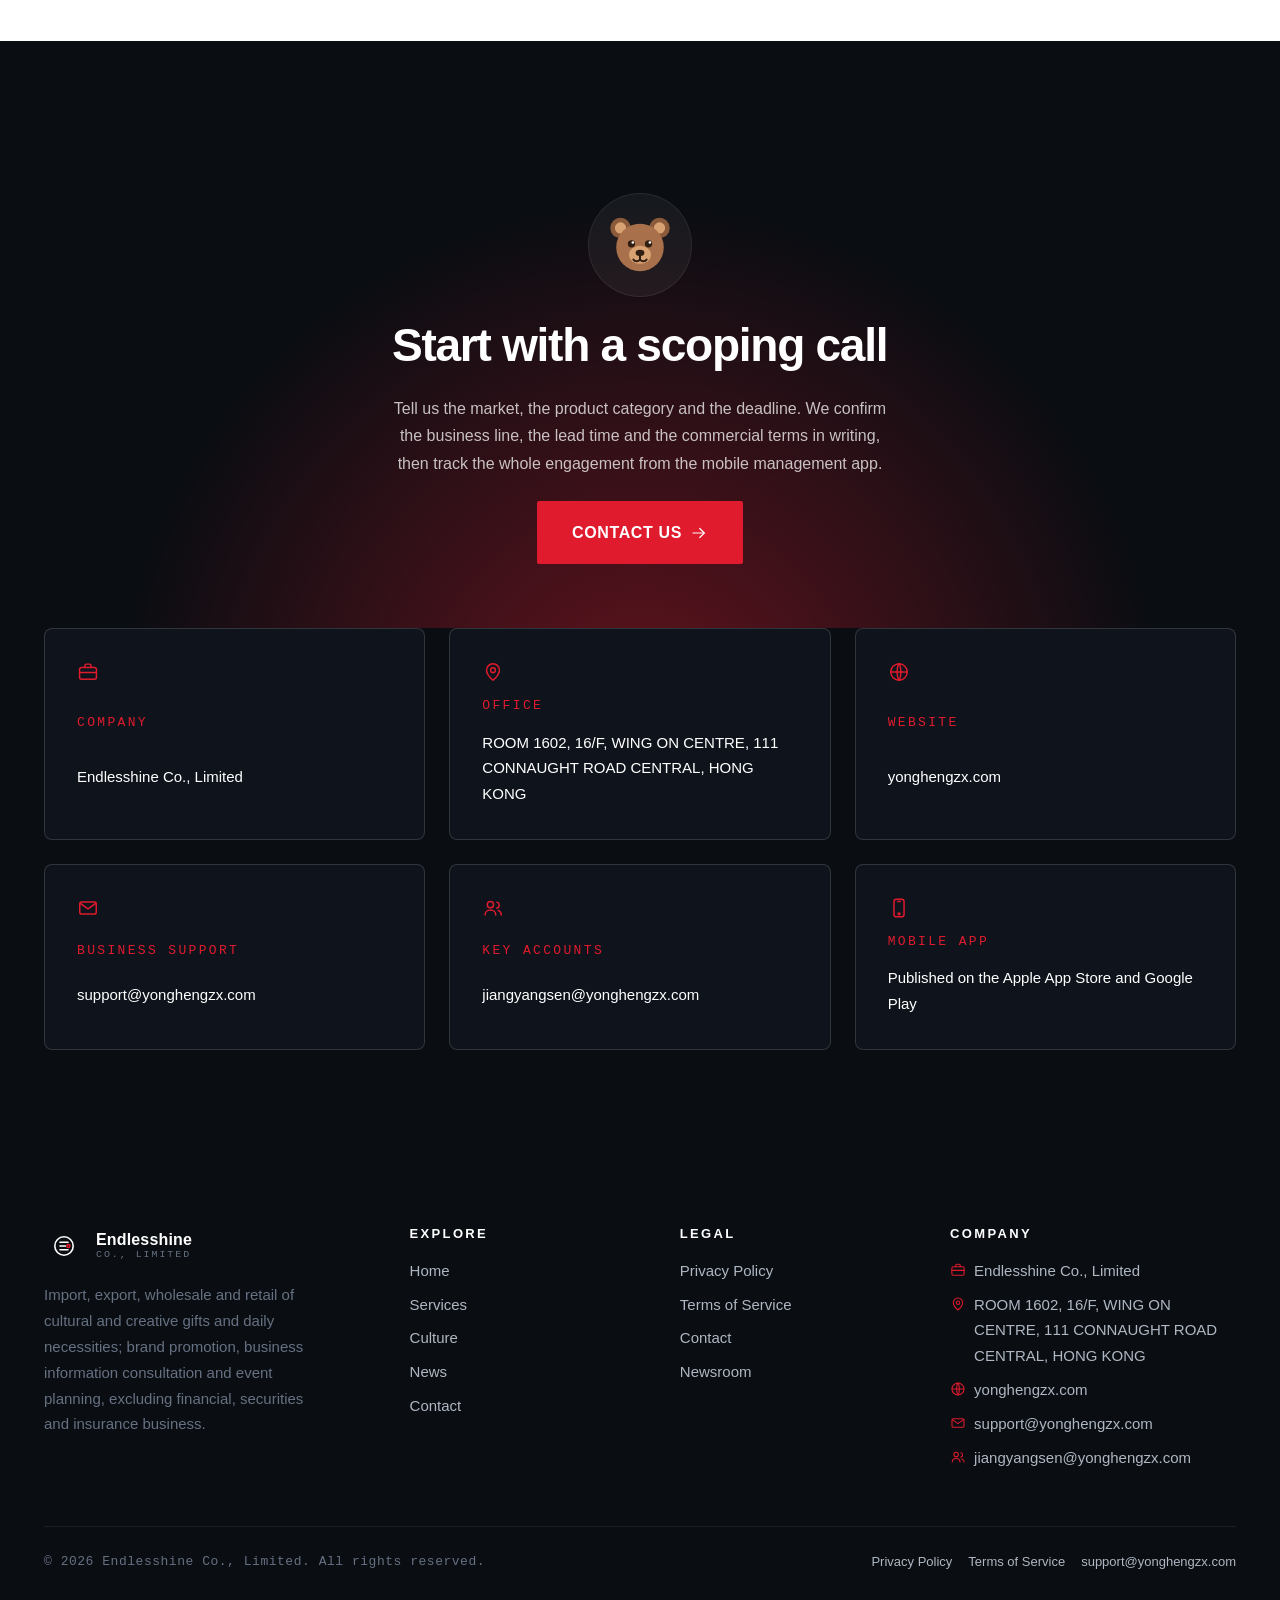
<file: services.html>
<!DOCTYPE html>
<html lang="en">
<head>
  <meta charset="utf-8">
  <meta name="viewport" content="width=device-width, initial-scale=1">
  <title>Services — Endlesshine Co., Limited</title>
  <meta name="description" content="Eight integrated business lines: import, export, wholesale and retail of cultural and creative gifts and daily necessities, brand promotion, business information consultation and event planning, unified in the Endlesshine mobile management app.">
  <link rel="canonical" href="https://yonghengzx.com/services.html">
  <meta property="og:title" content="Services — Endlesshine Co., Limited">
  <meta property="og:description" content="Eight integrated business lines and one mobile management app covering orders, inventory, supply chain, consulting and planning.">
  <meta property="og:url" content="https://yonghengzx.com/services.html">
  <meta property="og:image" content="https://yonghengzx.com/images/app-phone.png">
  <meta name="twitter:card" content="summary_large_image">
  <meta name="twitter:title" content="Services — Endlesshine Co., Limited">
  <meta name="twitter:description" content="Integrated trade, retail, promotion and consulting services for cultural and creative gifts and daily necessities.">
  <meta name="twitter:image" content="https://yonghengzx.com/images/app-phone.png">
  <link rel="stylesheet" href="css/style.css">
  <script src="js/main.js" defer></script>
</head>
<body data-page="services">
  <header id="site-header"></header>

  <main>

    <!-- 01 — PAGE HERO -->
    <section class="hero hero--page">
      <div class="grid-lines" aria-hidden="true"></div>

      <div class="container hero__inner">
        <p class="eyebrow reveal">Endlesshine Co., Limited</p>
        <h1 class="hero__title fade-up">Services</h1>
        <p class="hero__sub fade-in">Eight integrated business lines: import, export, wholesale and retail of cultural and creative gifts and daily necessities, plus brand promotion, business information consultation and event planning. Every line is operated from one mobile management app, published on the Apple App Store and Google Play.</p>
        <p class="mascot-bubble">
          <span class="mascot mascot--sm mascot--round" data-mascot="cat"></span>
          <span class="lead">Import, export, wholesale and retail of cultural and creative gifts and daily necessities; brand promotion, business information consultation and event planning, excluding financial, securities and insurance business</span>
        </p>
      </div>

      <span class="hero__mascot hero__mascot--b mascot mascot--sm mascot--round" data-mascot="rocket-cat"></span>
    </section>

    <!-- 02 — CORE BUSINESS GRID -->
    <section class="section section--alt">
      <div class="container">
        <div class="section-head reveal">
          <p class="eyebrow">Core Business</p>
          <h2 class="section-title">Eight integrated business lines</h2>
          <p class="section-sub">Each line runs independently and shares one operating platform, one team and one set of records.</p>
        </div>

        <div class="services-grid stagger">
          <div class="service-item">
            <span class="service-item__index">01</span>
            <span class="icon-badge icon-badge--ink"><svg class="icon" aria-hidden="true"><use href="#truck"></use></svg></span>
            <h3 class="service-item__title">Import</h3>
            <p class="service-item__desc">import ... of cultural and creative gifts and daily necessities</p>
          </div>
          <div class="service-item">
            <span class="service-item__index">02</span>
            <span class="icon-badge icon-badge--ink"><svg class="icon" aria-hidden="true"><use href="#globe"></use></svg></span>
            <h3 class="service-item__title">Export</h3>
            <p class="service-item__desc">export ... of cultural and creative gifts and daily necessities</p>
          </div>
          <div class="service-item">
            <span class="service-item__index">03</span>
            <span class="icon-badge icon-badge--ink"><svg class="icon" aria-hidden="true"><use href="#layers"></use></svg></span>
            <h3 class="service-item__title">Wholesale</h3>
            <p class="service-item__desc">wholesale ... of cultural and creative gifts and daily necessities</p>
          </div>
          <div class="service-item">
            <span class="service-item__index">04</span>
            <span class="icon-badge icon-badge--ink"><svg class="icon" aria-hidden="true"><use href="#cart"></use></svg></span>
            <h3 class="service-item__title">Retail</h3>
            <p class="service-item__desc">retail ... of cultural and creative gifts and daily necessities</p>
          </div>
          <div class="service-item">
            <span class="service-item__index">05</span>
            <span class="icon-badge icon-badge--ink"><svg class="icon" aria-hidden="true"><use href="#star"></use></svg></span>
            <h3 class="service-item__title">Cultural &amp; Creative Gifts</h3>
            <p class="service-item__desc">cultural and creative gifts — sourcing, curation and design partnership</p>
          </div>
          <div class="service-item">
            <span class="service-item__index">06</span>
            <span class="icon-badge icon-badge--ink"><svg class="icon" aria-hidden="true"><use href="#check"></use></svg></span>
            <h3 class="service-item__title">Daily Necessities</h3>
            <p class="service-item__desc">daily necessities — product development and distribution</p>
          </div>
          <div class="service-item">
            <span class="service-item__index">07</span>
            <span class="icon-badge icon-badge--ink"><svg class="icon" aria-hidden="true"><use href="#settings"></use></svg></span>
            <h3 class="service-item__title">Brand Promotion</h3>
            <p class="service-item__desc">brand promotion — campaign strategy and brand exposure</p>
          </div>
          <div class="service-item">
            <span class="service-item__index">08</span>
            <span class="icon-badge icon-badge--ink"><svg class="icon" aria-hidden="true"><use href="#chart"></use></svg></span>
            <h3 class="service-item__title">Business Information Consultation &amp; Event Planning</h3>
            <p class="service-item__desc">business information consultation and event planning, excluding financial, securities and insurance business</p>
          </div>
        </div>
      </div>
    </section>

    <!-- 03 — MOBILE MANAGEMENT APP -->
    <section class="section section--dark">
      <div class="container">
        <div class="section-head reveal">
          <p class="eyebrow eyebrow--invert">Mobile Management App</p>
          <h2 class="section-title">Every business line, in your hand</h2>
          <p class="section-sub">Published on the Apple App Store and Google Play.</p>
        </div>

        <div class="app-highlight">
          <div class="app-highlight__copy">
            <p class="eyebrow eyebrow--invert reveal">Endlesshine App</p>
            <h3 class="section-title fade-up">One App. Every Business Line.</h3>
            <p class="lead fade-in">The Endlesshine mobile management app is a first-class business integration covering all eight business lines. Import, export, wholesale and retail, brand promotion, business information consultation and event planning are planned, executed and reported in a single workspace.</p>

            <div class="app-highlight__stores">
              <a class="store-badge" href="https://www.apple.com/app-store/">
                <svg class="store-badge__icon" aria-hidden="true"><use href="#apple"></use></svg>
                <span class="store-badge__text">
                  <span class="store-badge__top">Download on the</span>
                  <span class="store-badge__bottom">App Store</span>
                </span>
              </a>
              <a class="store-badge" href="https://play.google.com/store">
                <svg class="store-badge__icon" aria-hidden="true"><use href="#google-play"></use></svg>
                <span class="store-badge__text">
                  <span class="store-badge__top">Get it on</span>
                  <span class="store-badge__bottom">Google Play</span>
                </span>
              </a>
            </div>

            <div class="app-features stagger">
              <div class="app-feature">
                <svg class="icon" aria-hidden="true"><use href="#cart"></use></svg>
                <div>
                  <strong>Real-time orders</strong>
                  <span>Live order status from confirmation to delivery.</span>
                </div>
              </div>
              <div class="app-feature">
                <svg class="icon" aria-hidden="true"><use href="#layers"></use></svg>
                <div>
                  <strong>Inventory</strong>
                  <span>Stock levels across every warehouse and channel.</span>
                </div>
              </div>
              <div class="app-feature">
                <svg class="icon" aria-hidden="true"><use href="#truck"></use></svg>
                <div>
                  <strong>Supply chain tracking</strong>
                  <span>Shipment milestones from port to doorstep.</span>
                </div>
              </div>
              <div class="app-feature">
                <svg class="icon" aria-hidden="true"><use href="#chart"></use></svg>
                <div>
                  <strong>Consulting dashboard</strong>
                  <span>Business information and performance reporting.</span>
                </div>
              </div>
              <div class="app-feature">
                <svg class="icon" aria-hidden="true"><use href="#briefcase"></use></svg>
                <div>
                  <strong>Investment planning</strong>
                  <span>Planning and scenario review in one workspace.</span>
                </div>
              </div>
              <div class="app-feature">
                <svg class="icon" aria-hidden="true"><use href="#settings"></use></svg>
                <div>
                  <strong>Wholesale &amp; retail management</strong>
                  <span>Pricing, orders and channel control.</span>
                </div>
              </div>
            </div>
          </div>

          <div class="phone-stage">
            <div class="phone-stage__glow" aria-hidden="true"></div>
            <div class="phone-mock">
              <div class="phone-mock__notch" aria-hidden="true"></div>
              <div class="phone-mock__screen">
                <img src="images/app-phone.png" alt="Endlesshine mobile management app dashboard">
              </div>
              <div class="phone-mock__bar">
                <span>Orders</span>
                <span>Live</span>
              </div>
            </div>
            <div class="grid grid--2 grid--gap-sm w-full">
              <div class="shot-frame">
                <img src="images/app-1.png" alt="Endlesshine app real-time order tracking screen">
                <div class="shot-frame__cap">Real-time orders</div>
              </div>
              <div class="shot-frame">
                <img src="images/app-2.png" alt="Endlesshine app inventory and supply chain dashboard">
                <div class="shot-frame__cap">Inventory and supply chain</div>
              </div>
            </div>
          </div>
        </div>
      </div>
    </section>

    <!-- 04 — PROCESS STEPS -->
    <section class="section">
      <div class="container">
        <div class="section-head reveal">
          <p class="eyebrow">How We Work</p>
          <h2 class="section-title">A four-stage engagement</h2>
          <p class="section-sub">The same sequence applies whether the request is a single wholesale consignment or a full brand promotion and event programme.</p>
        </div>

        <div class="steps stagger">
          <div class="step">
            <h3 class="step__title">Consultation &amp; scoping</h3>
            <p class="step__text">We confirm the market, the product category, the volume and the deadline, and identify which of the eight business lines the request falls under.</p>
          </div>
          <div class="step">
            <h3 class="step__title">Sourcing &amp; brand alignment</h3>
            <p class="step__text">Suppliers are selected against your specification, samples are approved, and brand promotion is planned wherever the product line calls for it.</p>
          </div>
          <div class="step">
            <h3 class="step__title">Fulfilment, promotion &amp; event delivery</h3>
            <p class="step__text">Import and export documentation, wholesale and retail fulfilment, campaign rollout and event delivery are executed as one coordinated workstream.</p>
          </div>
          <div class="step">
            <h3 class="step__title">Ongoing management in the app</h3>
            <p class="step__text">Orders, inventory, supply chain and reporting move into the mobile management app, where the account keeps full visibility of every business line.</p>
          </div>
        </div>
      </div>
    </section>

    <!-- 05 — FAQ -->
    <section class="section section--alt">
      <div class="container container--narrow">
        <div class="section-head section-head--center reveal">
          <p class="eyebrow eyebrow--center">FAQ</p>
          <h2 class="section-title">Questions, answered</h2>
          <p class="section-sub">If your question is not listed, write to support@yonghengzx.com and we will respond in writing.</p>
        </div>

        <div class="faq">
          <div class="faq__item">
            <button class="faq__q" type="button" aria-expanded="false">What are typical lead times for import orders?<svg class="icon" aria-hidden="true"><use href="#close"></use></svg></button>
            <div class="faq__a"><div><p>Import lead times normally run from 7 to 21 days after the consignment leaves the origin port, depending on the lane and customs clearance. Export and domestic fulfilment run on shorter cycles. Every milestone is published in the mobile management app, so the position of each order is visible without chasing an email.</p></div></div>
          </div>

          <div class="faq__item">
            <button class="faq__q" type="button" aria-expanded="false">What is the minimum order quantity for wholesale?<svg class="icon" aria-hidden="true"><use href="#close"></use></svg></button>
            <div class="faq__a"><div><p>Wholesale minimums are set per product line and confirmed in writing in the quotation. Once a category is agreed, the agreed minimum and repeat order quantity are recorded in the app, so replenishment follows the same rule on every cycle.</p></div></div>
          </div>

          <div class="faq__item">
            <button class="faq__q" type="button" aria-expanded="false">Which markets do you currently serve?<svg class="icon" aria-hidden="true"><use href="#close"></use></svg></button>
            <div class="faq__a"><div><p>We serve more than forty markets across Asia, Europe and the Americas for import and export, and we ship wholesale and retail orders wherever we hold a distribution partner. Write to support@yonghengzx.com for the current country list and the terms that apply to your destination.</p></div></div>
          </div>

          <div class="faq__item">
            <button class="faq__q" type="button" aria-expanded="false">Is the Endlesshine app available on both app stores?<svg class="icon" aria-hidden="true"><use href="#close"></use></svg></button>
            <div class="faq__a"><div><p>Yes. The Endlesshine mobile management app ships on the Apple App Store and Google Play. Existing account credentials work on both, and the same order, inventory, supply chain and consulting data is available from either device.</p></div></div>
          </div>

          <div class="faq__item">
            <button class="faq__q" type="button" aria-expanded="false">Do you provide financial, securities or insurance services?<svg class="icon" aria-hidden="true"><use href="#close"></use></svg></button>
            <div class="faq__a"><div><p>No. Our registered scope is import, export, wholesale and retail of cultural and creative gifts and daily necessities, brand promotion, business information consultation and event planning, excluding financial, securities and insurance business. We do not hold, advise on or arrange financial, securities or insurance products.</p></div></div>
          </div>
        </div>
      </div>
    </section>

    <!-- 06 — CTA -->
    <section class="section section--dark">
      <div class="container">
        <div class="cta-band">
          <span class="mascot mascot--lg mascot--round" data-mascot="bear"></span>
          <h2 class="cta-band__title reveal">Start with a scoping call</h2>
          <p class="cta-band__text">Tell us the market, the product category and the deadline. We confirm the business line, the lead time and the commercial terms in writing, then track the whole engagement from the mobile management app.</p>
          <a class="btn btn--primary btn--lg" href="contact.html">Contact us<svg class="btn__icon" aria-hidden="true"><use href="#arrow-right"></use></svg></a>
        </div>

        <div class="contact-grid stagger">
          <div class="contact-card">
            <svg class="icon" aria-hidden="true"><use href="#briefcase"></use></svg>
            <span class="contact-card__label">Company</span>
            <span class="contact-card__value">Endlesshine Co., Limited</span>
          </div>
          <div class="contact-card">
            <svg class="icon" aria-hidden="true"><use href="#map-pin"></use></svg>
            <span class="contact-card__label">Office</span>
            <span class="contact-card__value">ROOM 1602, 16/F, WING ON CENTRE, 111 CONNAUGHT ROAD CENTRAL, HONG KONG</span>
          </div>
          <div class="contact-card">
            <svg class="icon" aria-hidden="true"><use href="#globe"></use></svg>
            <span class="contact-card__label">Website</span>
            <a class="contact-card__value" href="https://yonghengzx.com">yonghengzx.com</a>
          </div>
          <div class="contact-card">
            <svg class="icon" aria-hidden="true"><use href="#mail"></use></svg>
            <span class="contact-card__label">Business support</span>
            <a class="contact-card__value" href="mailto:support@yonghengzx.com">support@yonghengzx.com</a>
          </div>
          <div class="contact-card">
            <svg class="icon" aria-hidden="true"><use href="#users"></use></svg>
            <span class="contact-card__label">Key accounts</span>
            <a class="contact-card__value" href="mailto:jiangyangsen@yonghengzx.com">jiangyangsen@yonghengzx.com</a>
          </div>
          <div class="contact-card">
            <svg class="icon" aria-hidden="true"><use href="#mobile-app"></use></svg>
            <span class="contact-card__label">Mobile app</span>
            <span class="contact-card__value">Published on the Apple App Store and Google Play</span>
          </div>
        </div>
      </div>
    </section>

  </main>

  <footer id="site-footer"></footer>
</body>
</html>
</file>
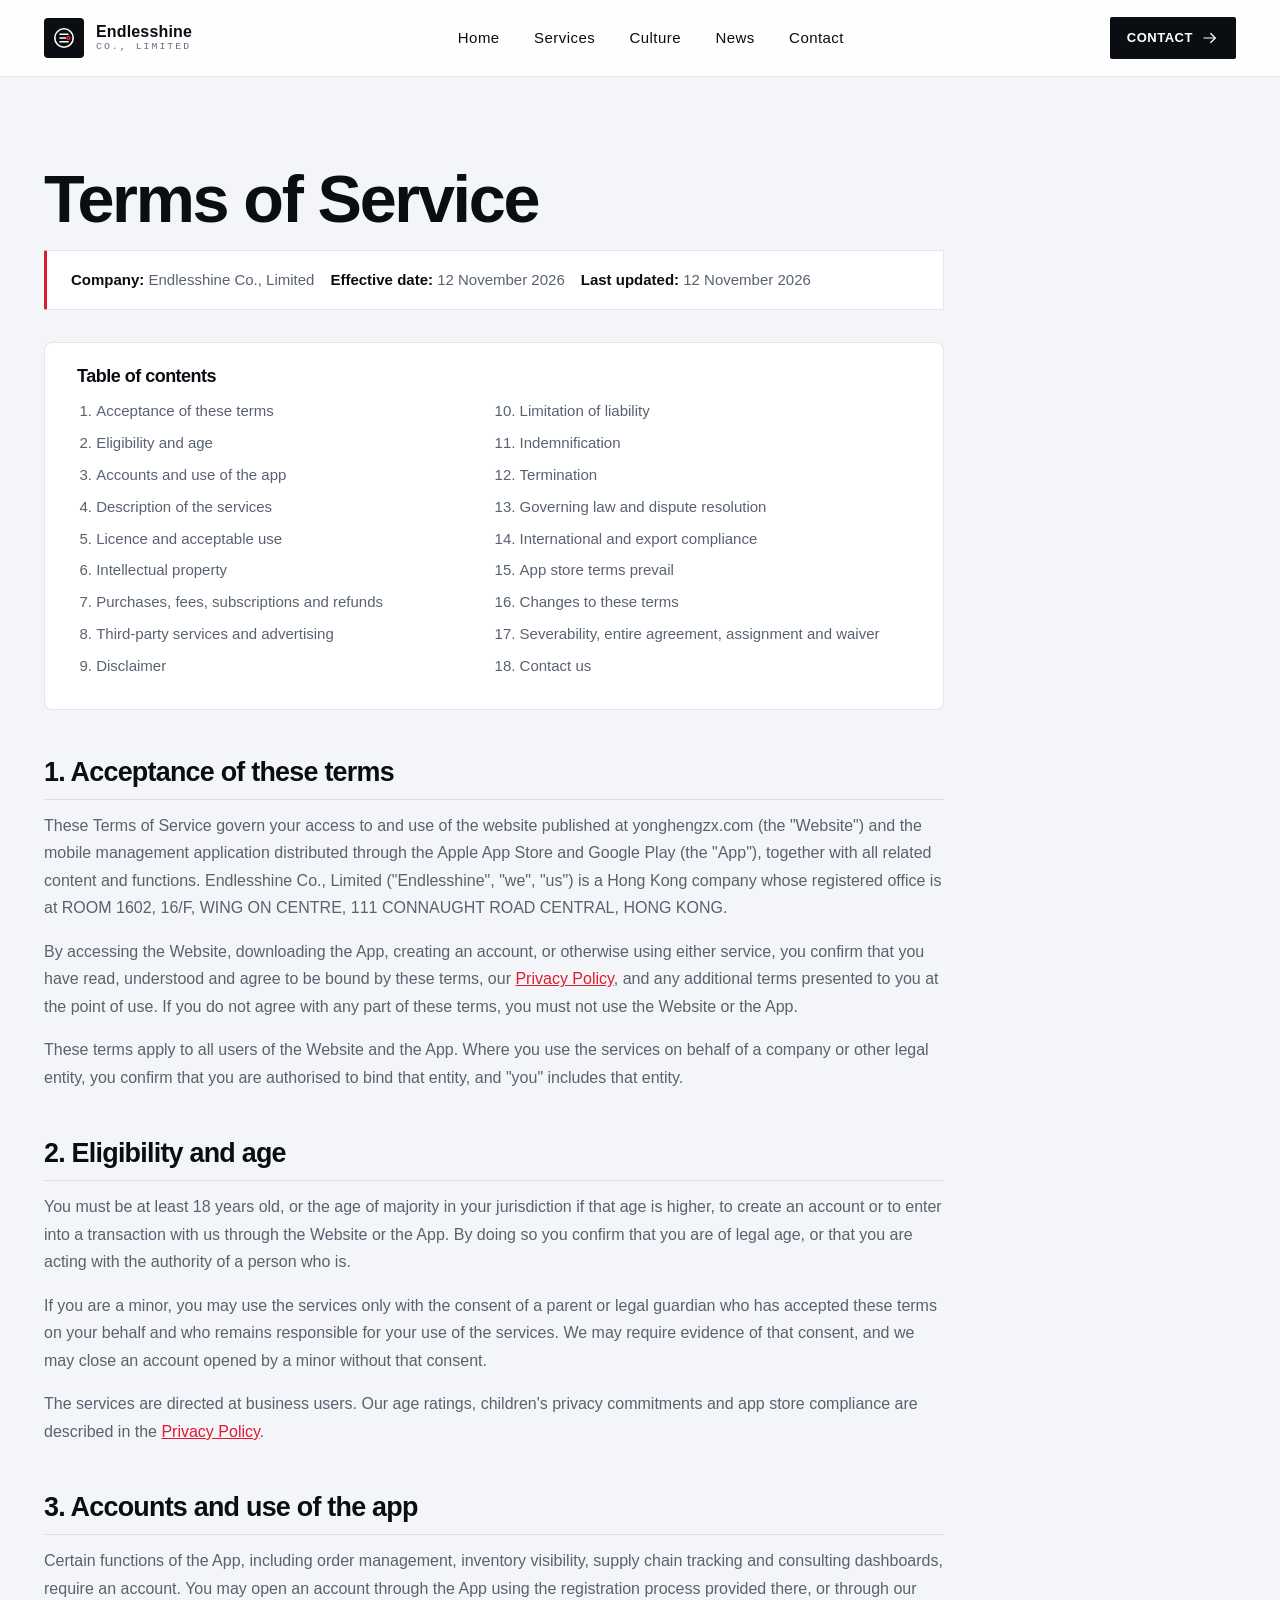
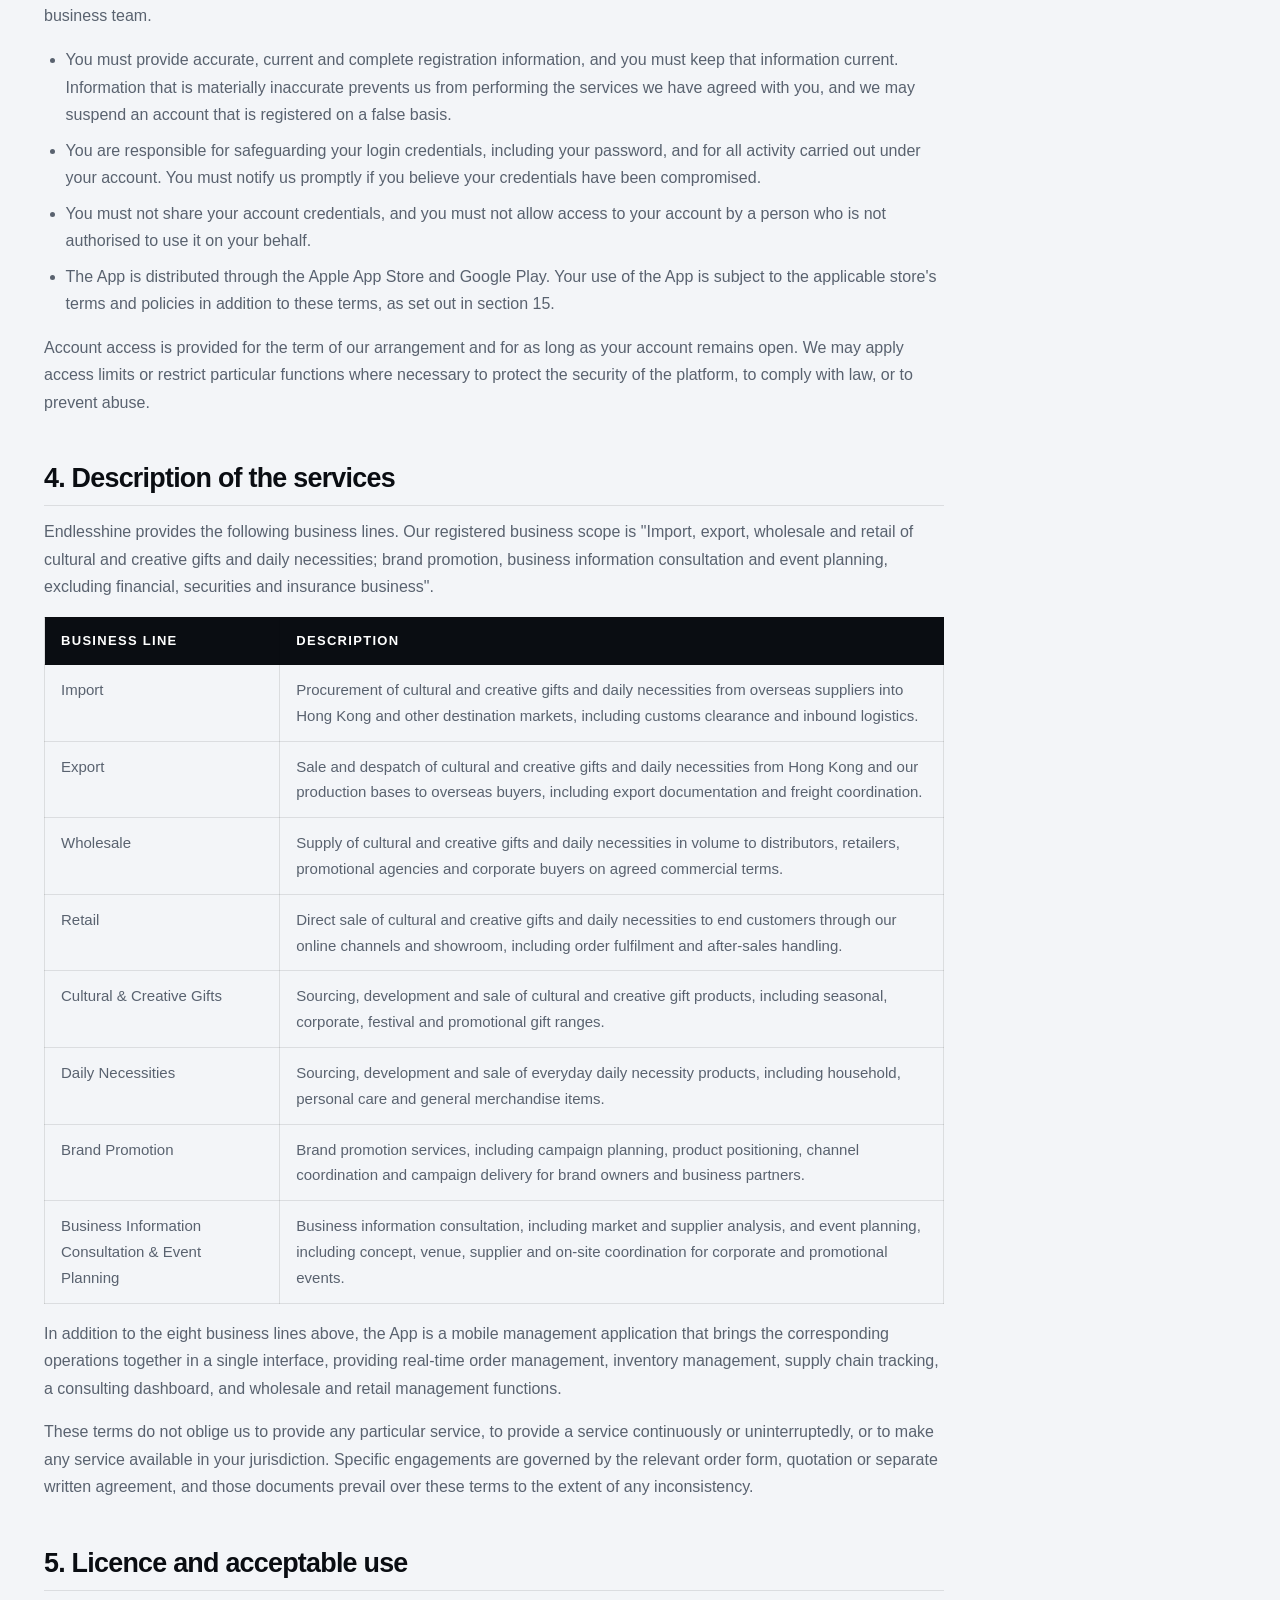
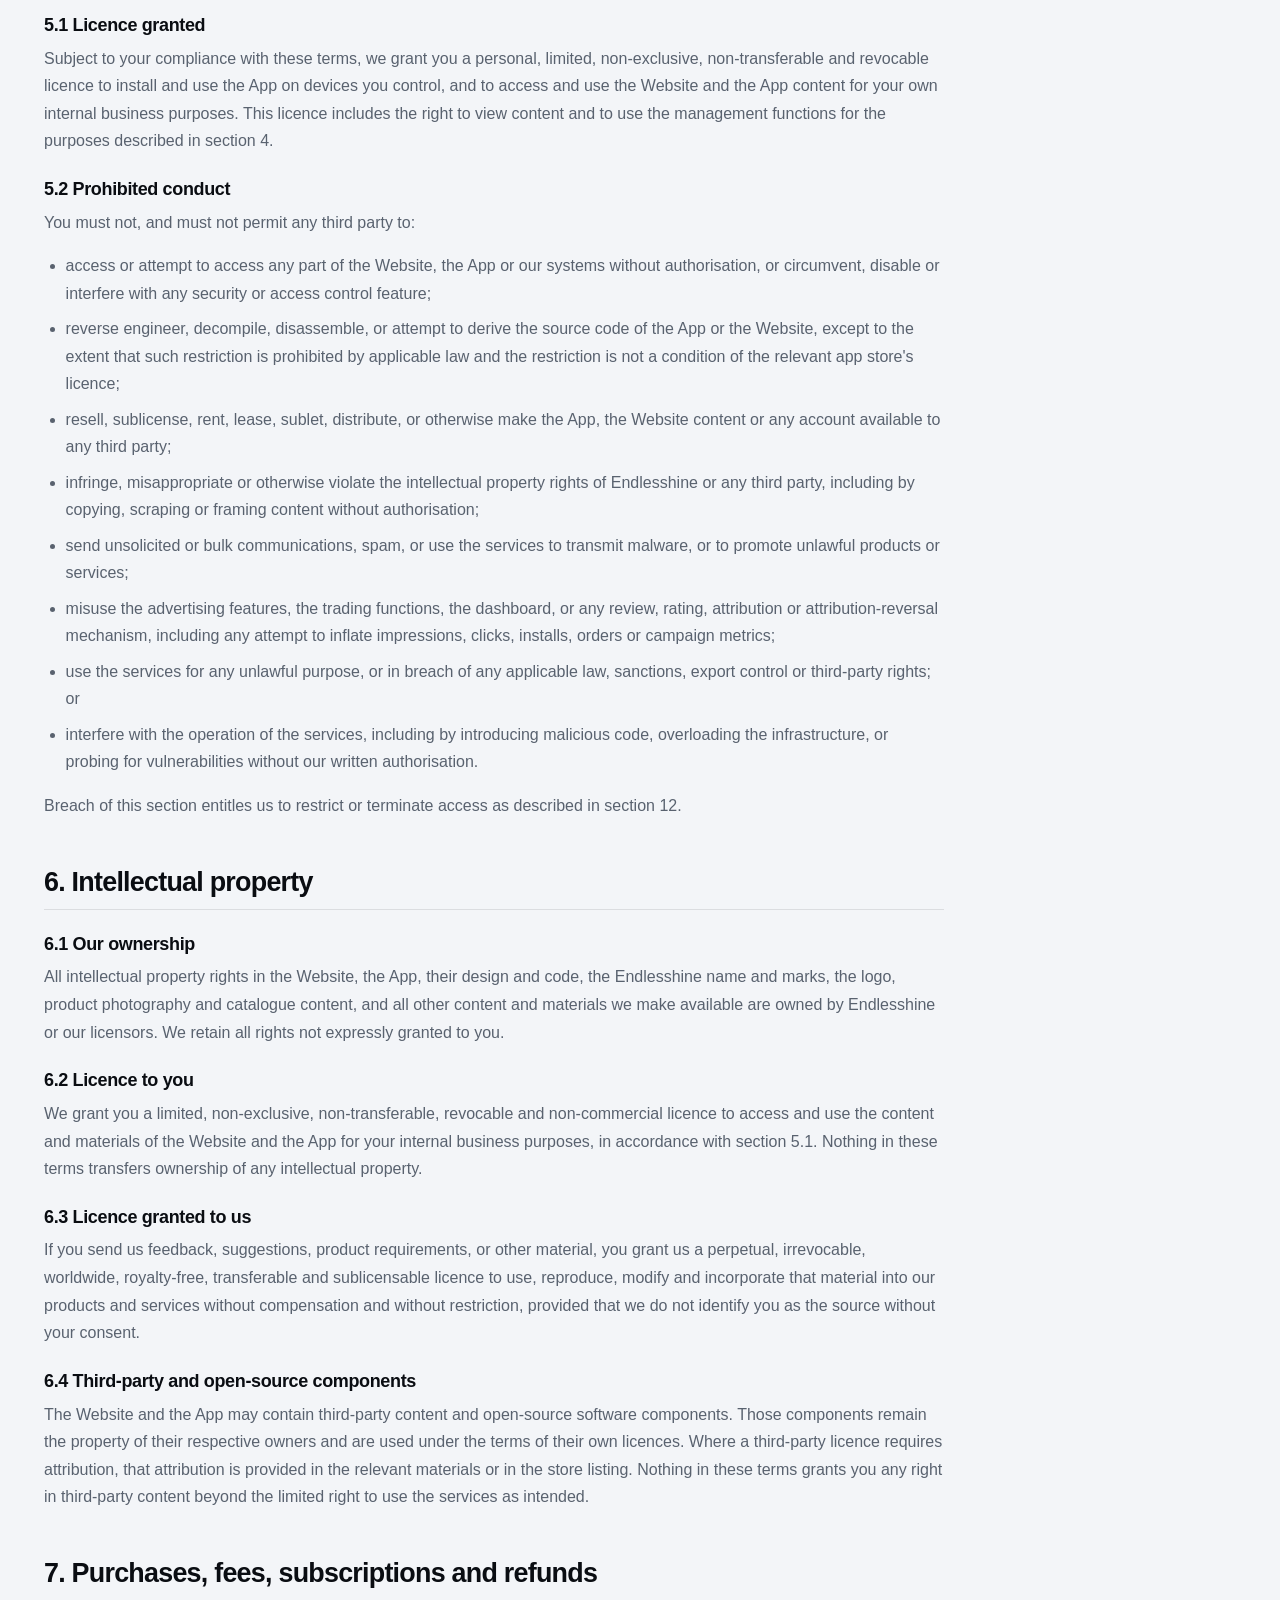
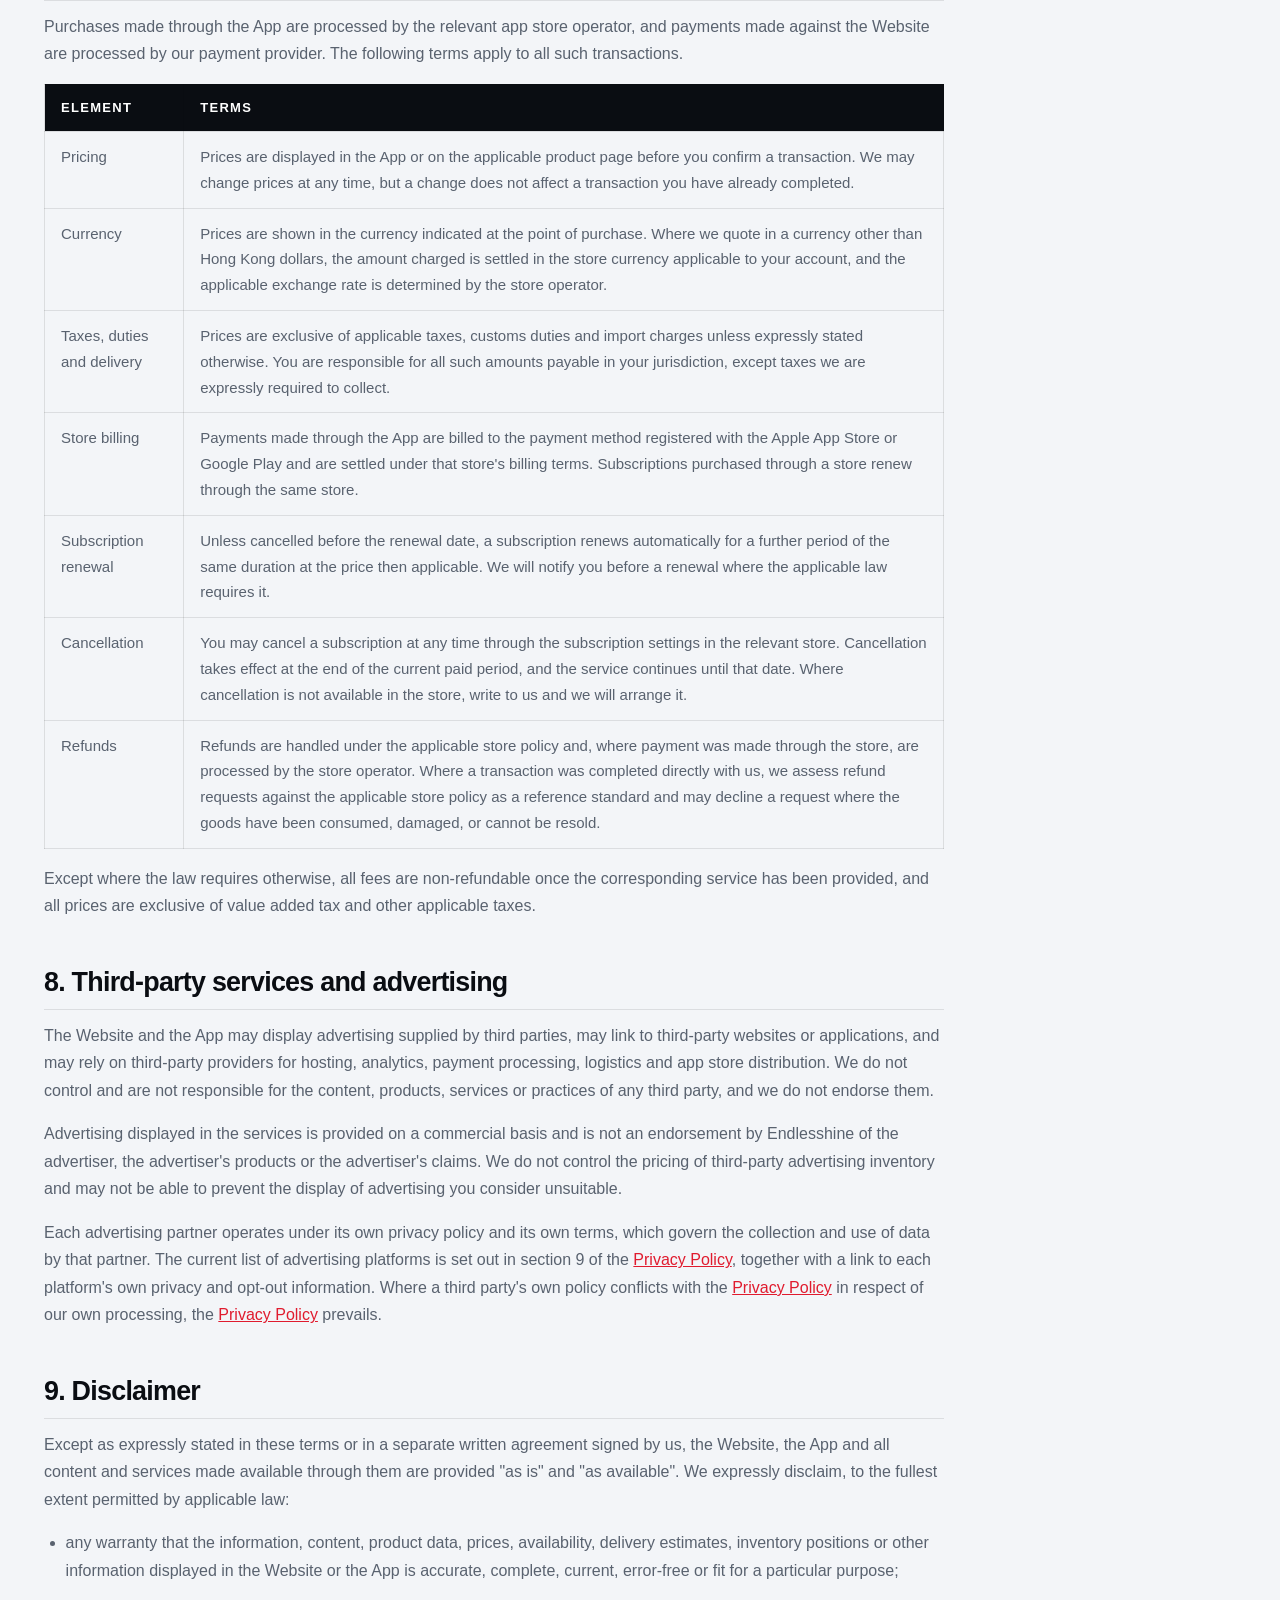
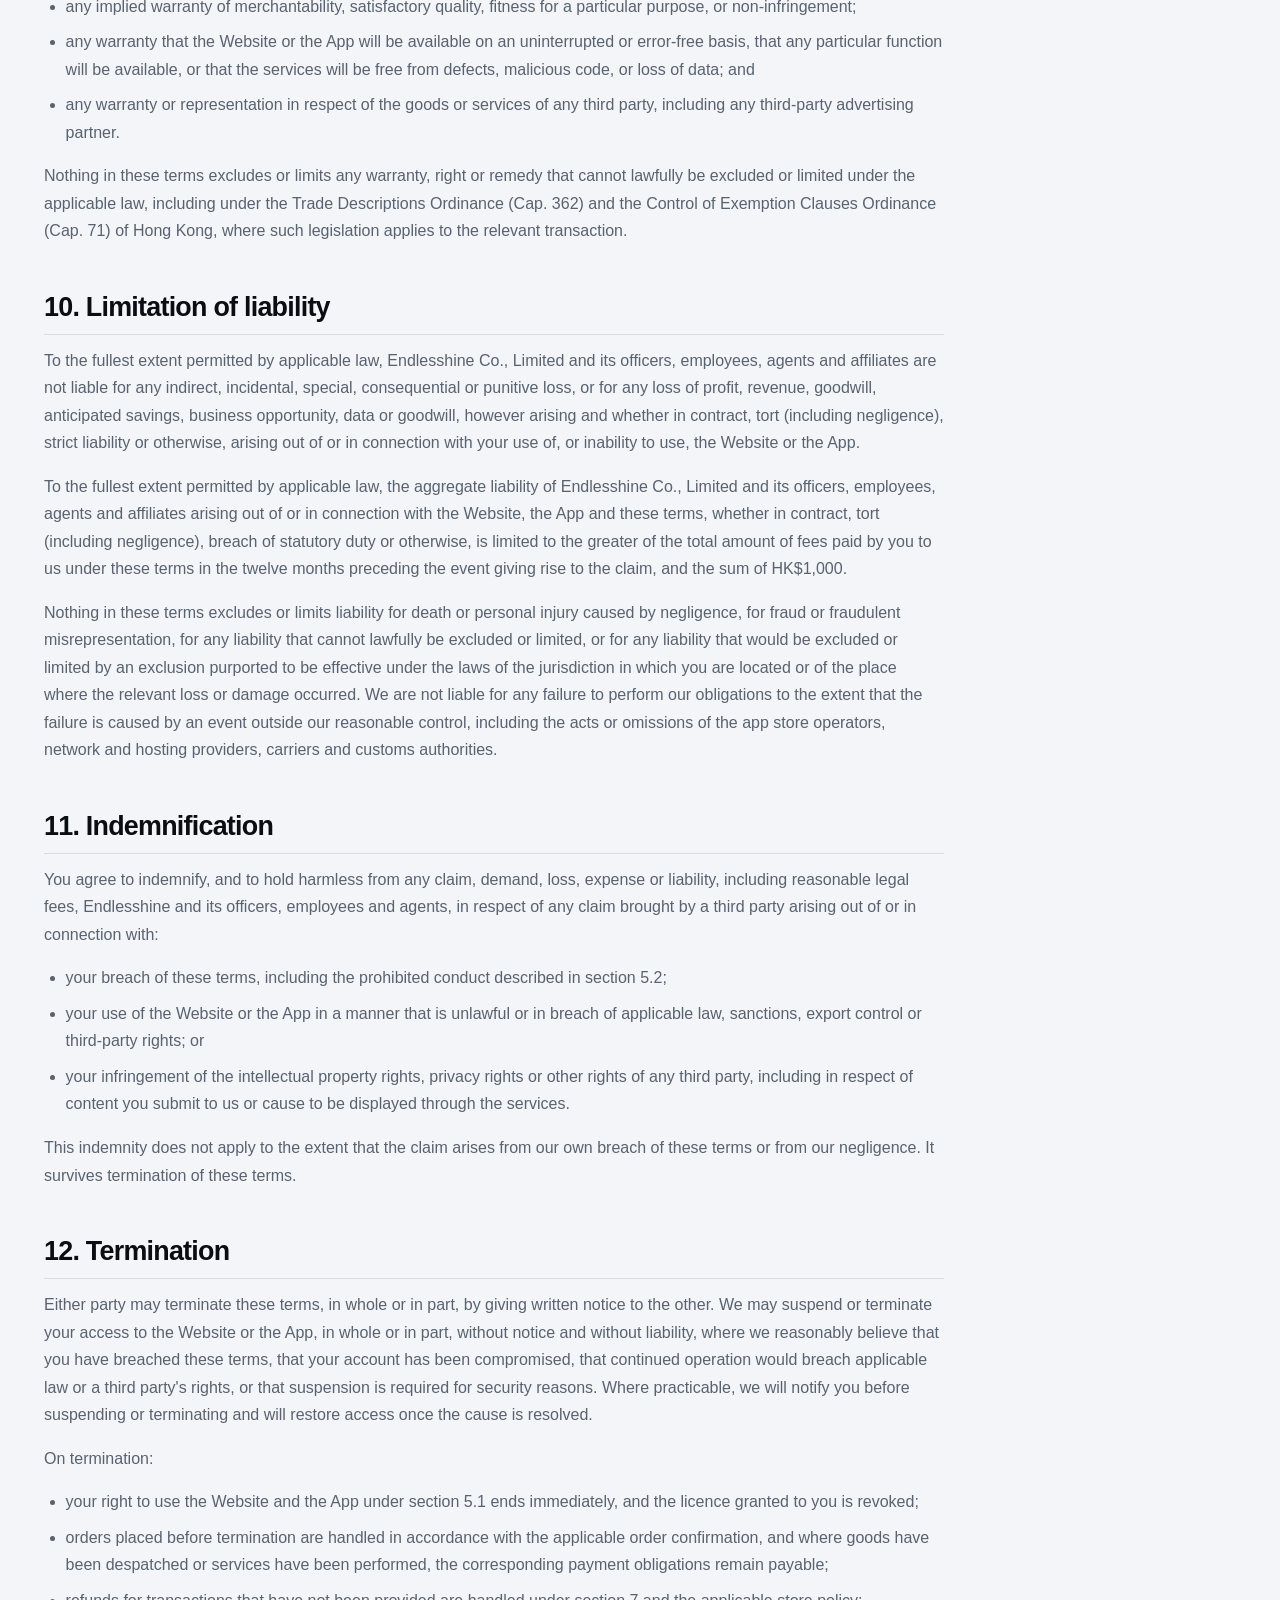
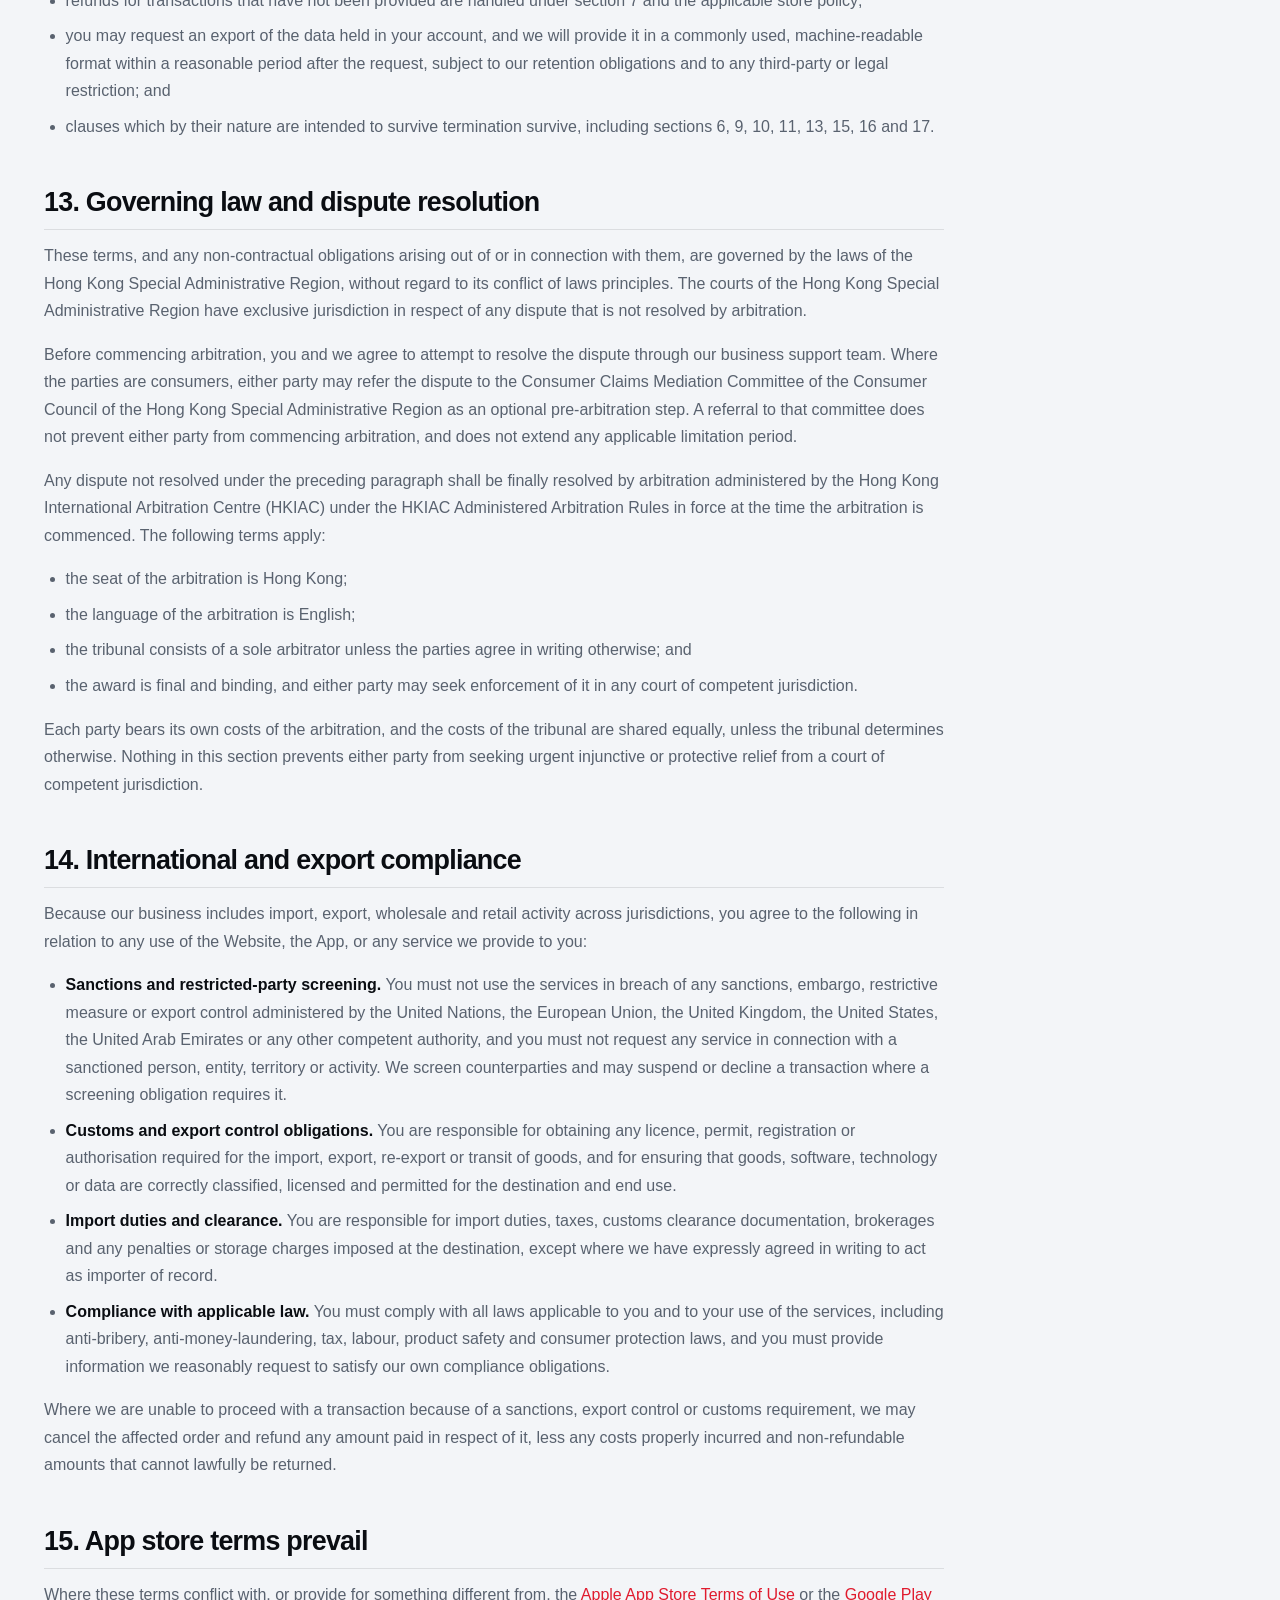
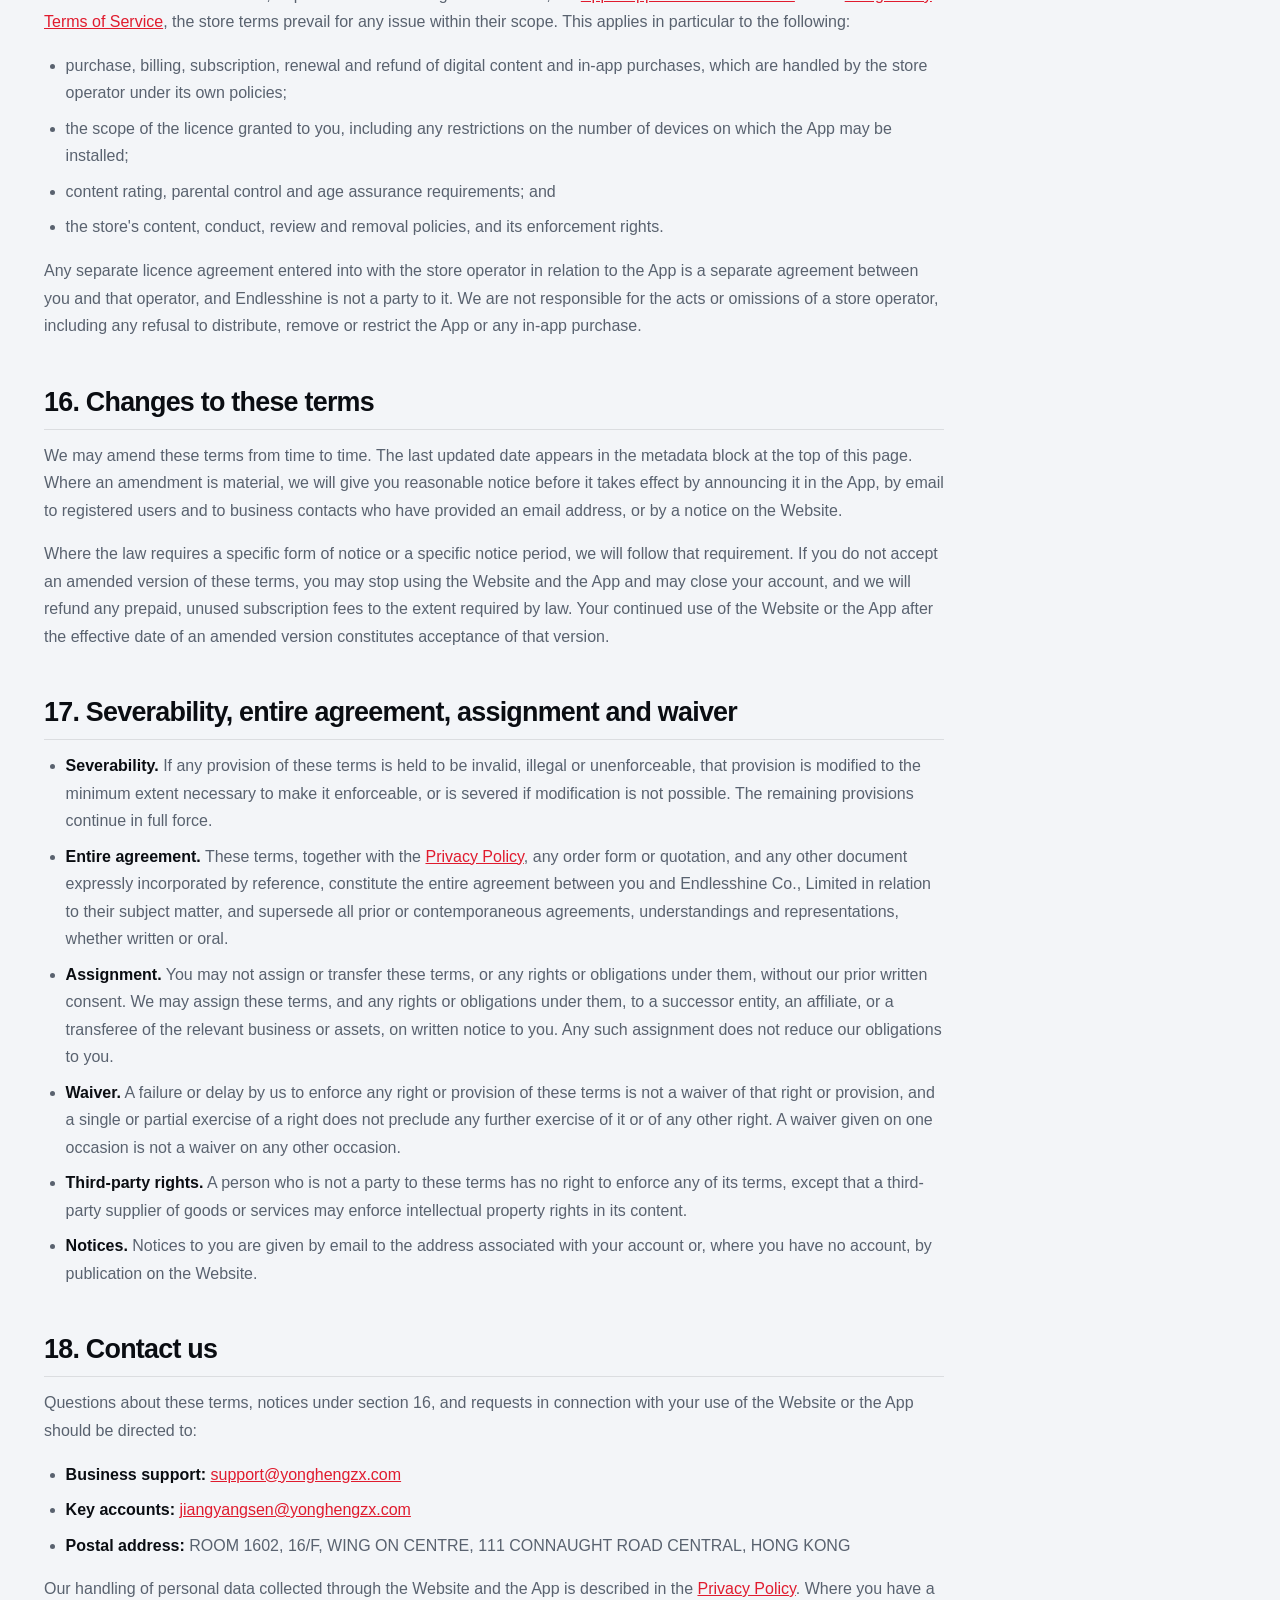
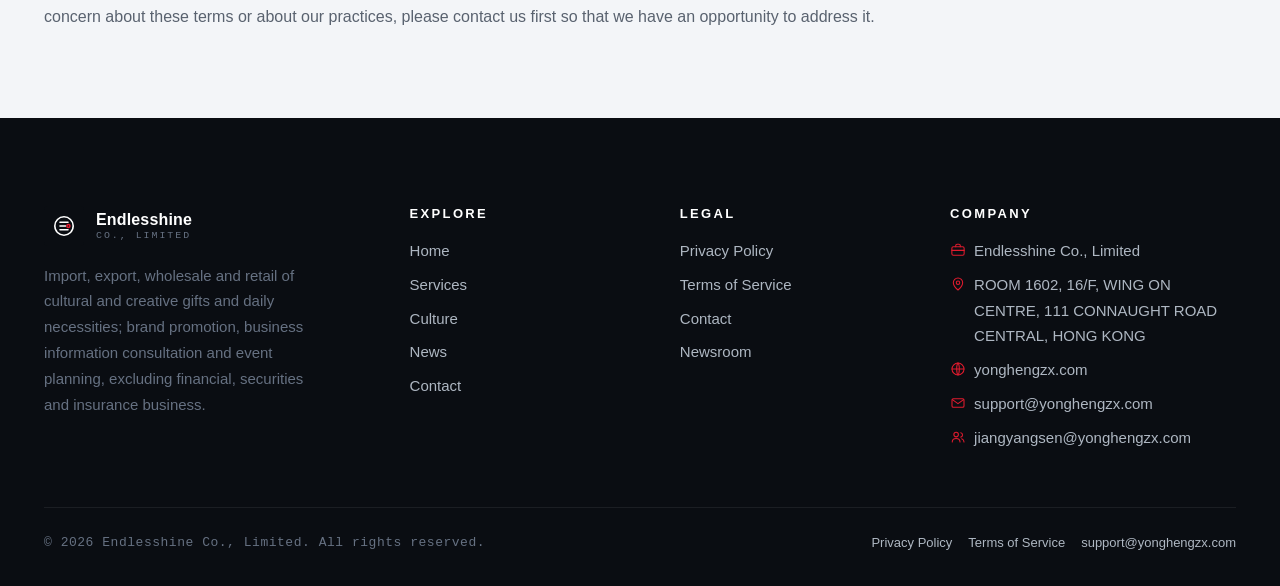
<file: terms.html>
<!DOCTYPE html>
<html lang="en">
<head>
  <meta charset="utf-8">
  <meta name="viewport" content="width=device-width, initial-scale=1">
  <title>Terms of Service — Endlesshine Co., Limited</title>
  <meta name="description" content="The terms governing use of the Endlesshine Co., Limited website and mobile application, including accounts, purchases, intellectual property, third-party services and dispute resolution in Hong Kong.">
  <link rel="canonical" href="https://yonghengzx.com/terms.html">
  <meta property="og:title" content="Terms of Service — Endlesshine Co., Limited">
  <meta property="og:description" content="Website and mobile app terms, accounts, fees, IP and dispute resolution.">
  <meta property="og:url" content="https://yonghengzx.com/terms.html">
  <meta property="og:image" content="https://yonghengzx.com/images/hero.png">
  <meta name="twitter:card" content="summary_large_image">
  <meta name="twitter:title" content="Terms of Service — Endlesshine Co., Limited">
  <meta name="twitter:description" content="Website and mobile app terms, accounts, fees, IP and dispute resolution.">
  <meta name="twitter:image" content="https://yonghengzx.com/images/hero.png">
  <link rel="stylesheet" href="css/style.css">
  <script src="js/main.js" defer></script>
</head>
<body data-page="legal">
<header id="site-header"></header>
<main>
  <section class="section">
    <div class="container">
      <article class="legal">
        <h1>Terms of Service</h1>

        <div class="legal__meta fade-up">
          <span><strong>Company:</strong> Endlesshine Co., Limited</span>
          <span><strong>Effective date:</strong> 12 November 2026</span>
          <span><strong>Last updated:</strong> 12 November 2026</span>
        </div>

        <div class="legal__toc fade-up">
          <h2>Table of contents</h2>
          <ol class="stagger">
            <li><a href="#terms-1">Acceptance of these terms</a></li>
            <li><a href="#terms-2">Eligibility and age</a></li>
            <li><a href="#terms-3">Accounts and use of the app</a></li>
            <li><a href="#terms-4">Description of the services</a></li>
            <li><a href="#terms-5">Licence and acceptable use</a></li>
            <li><a href="#terms-6">Intellectual property</a></li>
            <li><a href="#terms-7">Purchases, fees, subscriptions and refunds</a></li>
            <li><a href="#terms-8">Third-party services and advertising</a></li>
            <li><a href="#terms-9">Disclaimer</a></li>
            <li><a href="#terms-10">Limitation of liability</a></li>
            <li><a href="#terms-11">Indemnification</a></li>
            <li><a href="#terms-12">Termination</a></li>
            <li><a href="#terms-13">Governing law and dispute resolution</a></li>
            <li><a href="#terms-14">International and export compliance</a></li>
            <li><a href="#terms-15">App store terms prevail</a></li>
            <li><a href="#terms-16">Changes to these terms</a></li>
            <li><a href="#terms-17">Severability, entire agreement, assignment and waiver</a></li>
            <li><a href="#terms-18">Contact us</a></li>
          </ol>
        </div>

        <h2 id="terms-1">1. Acceptance of these terms</h2>
        <p>These Terms of Service govern your access to and use of the website published at yonghengzx.com (the "Website") and the mobile management application distributed through the Apple App Store and Google Play (the "App"), together with all related content and functions. Endlesshine Co., Limited ("Endlesshine", "we", "us") is a Hong Kong company whose registered office is at ROOM 1602, 16/F, WING ON CENTRE, 111 CONNAUGHT ROAD CENTRAL, HONG KONG.</p>
        <p>By accessing the Website, downloading the App, creating an account, or otherwise using either service, you confirm that you have read, understood and agree to be bound by these terms, our <a href="privacy.html">Privacy Policy</a>, and any additional terms presented to you at the point of use. If you do not agree with any part of these terms, you must not use the Website or the App.</p>
        <p>These terms apply to all users of the Website and the App. Where you use the services on behalf of a company or other legal entity, you confirm that you are authorised to bind that entity, and "you" includes that entity.</p>

        <h2 id="terms-2">2. Eligibility and age</h2>
        <p>You must be at least 18 years old, or the age of majority in your jurisdiction if that age is higher, to create an account or to enter into a transaction with us through the Website or the App. By doing so you confirm that you are of legal age, or that you are acting with the authority of a person who is.</p>
        <p>If you are a minor, you may use the services only with the consent of a parent or legal guardian who has accepted these terms on your behalf and who remains responsible for your use of the services. We may require evidence of that consent, and we may close an account opened by a minor without that consent.</p>
        <p>The services are directed at business users. Our age ratings, children's privacy commitments and app store compliance are described in the <a href="privacy.html">Privacy Policy</a>.</p>

        <h2 id="terms-3">3. Accounts and use of the app</h2>
        <p>Certain functions of the App, including order management, inventory visibility, supply chain tracking and consulting dashboards, require an account. You may open an account through the App using the registration process provided there, or through our business team.</p>
        <ul>
          <li>You must provide accurate, current and complete registration information, and you must keep that information current. Information that is materially inaccurate prevents us from performing the services we have agreed with you, and we may suspend an account that is registered on a false basis.</li>
          <li>You are responsible for safeguarding your login credentials, including your password, and for all activity carried out under your account. You must notify us promptly if you believe your credentials have been compromised.</li>
          <li>You must not share your account credentials, and you must not allow access to your account by a person who is not authorised to use it on your behalf.</li>
          <li>The App is distributed through the Apple App Store and Google Play. Your use of the App is subject to the applicable store's terms and policies in addition to these terms, as set out in section 15.</li>
        </ul>
        <p>Account access is provided for the term of our arrangement and for as long as your account remains open. We may apply access limits or restrict particular functions where necessary to protect the security of the platform, to comply with law, or to prevent abuse.</p>

        <h2 id="terms-4">4. Description of the services</h2>
        <p>Endlesshine provides the following business lines. Our registered business scope is "Import, export, wholesale and retail of cultural and creative gifts and daily necessities; brand promotion, business information consultation and event planning, excluding financial, securities and insurance business".</p>
        <div class="table-scroll">
          <table>
            <thead>
              <tr>
                <th>Business line</th>
                <th>Description</th>
              </tr>
            </thead>
            <tbody>
              <tr>
                <td>Import</td>
                <td>Procurement of cultural and creative gifts and daily necessities from overseas suppliers into Hong Kong and other destination markets, including customs clearance and inbound logistics.</td>
              </tr>
              <tr>
                <td>Export</td>
                <td>Sale and despatch of cultural and creative gifts and daily necessities from Hong Kong and our production bases to overseas buyers, including export documentation and freight coordination.</td>
              </tr>
              <tr>
                <td>Wholesale</td>
                <td>Supply of cultural and creative gifts and daily necessities in volume to distributors, retailers, promotional agencies and corporate buyers on agreed commercial terms.</td>
              </tr>
              <tr>
                <td>Retail</td>
                <td>Direct sale of cultural and creative gifts and daily necessities to end customers through our online channels and showroom, including order fulfilment and after-sales handling.</td>
              </tr>
              <tr>
                <td>Cultural &amp; Creative Gifts</td>
                <td>Sourcing, development and sale of cultural and creative gift products, including seasonal, corporate, festival and promotional gift ranges.</td>
              </tr>
              <tr>
                <td>Daily Necessities</td>
                <td>Sourcing, development and sale of everyday daily necessity products, including household, personal care and general merchandise items.</td>
              </tr>
              <tr>
                <td>Brand Promotion</td>
                <td>Brand promotion services, including campaign planning, product positioning, channel coordination and campaign delivery for brand owners and business partners.</td>
              </tr>
              <tr>
                <td>Business Information Consultation &amp; Event Planning</td>
                <td>Business information consultation, including market and supplier analysis, and event planning, including concept, venue, supplier and on-site coordination for corporate and promotional events.</td>
              </tr>
            </tbody>
          </table>
        </div>
        <p>In addition to the eight business lines above, the App is a mobile management application that brings the corresponding operations together in a single interface, providing real-time order management, inventory management, supply chain tracking, a consulting dashboard, and wholesale and retail management functions.</p>
        <p>These terms do not oblige us to provide any particular service, to provide a service continuously or uninterruptedly, or to make any service available in your jurisdiction. Specific engagements are governed by the relevant order form, quotation or separate written agreement, and those documents prevail over these terms to the extent of any inconsistency.</p>

        <h2 id="terms-5">5. Licence and acceptable use</h2>
        <h3>5.1 Licence granted</h3>
        <p>Subject to your compliance with these terms, we grant you a personal, limited, non-exclusive, non-transferable and revocable licence to install and use the App on devices you control, and to access and use the Website and the App content for your own internal business purposes. This licence includes the right to view content and to use the management functions for the purposes described in section 4.</p>

        <h3>5.2 Prohibited conduct</h3>
        <p>You must not, and must not permit any third party to:</p>
        <ul>
          <li>access or attempt to access any part of the Website, the App or our systems without authorisation, or circumvent, disable or interfere with any security or access control feature;</li>
          <li>reverse engineer, decompile, disassemble, or attempt to derive the source code of the App or the Website, except to the extent that such restriction is prohibited by applicable law and the restriction is not a condition of the relevant app store's licence;</li>
          <li>resell, sublicense, rent, lease, sublet, distribute, or otherwise make the App, the Website content or any account available to any third party;</li>
          <li>infringe, misappropriate or otherwise violate the intellectual property rights of Endlesshine or any third party, including by copying, scraping or framing content without authorisation;</li>
          <li>send unsolicited or bulk communications, spam, or use the services to transmit malware, or to promote unlawful products or services;</li>
          <li>misuse the advertising features, the trading functions, the dashboard, or any review, rating, attribution or attribution-reversal mechanism, including any attempt to inflate impressions, clicks, installs, orders or campaign metrics;</li>
          <li>use the services for any unlawful purpose, or in breach of any applicable law, sanctions, export control or third-party rights; or</li>
          <li>interfere with the operation of the services, including by introducing malicious code, overloading the infrastructure, or probing for vulnerabilities without our written authorisation.</li>
        </ul>
        <p>Breach of this section entitles us to restrict or terminate access as described in section 12.</p>

        <h2 id="terms-6">6. Intellectual property</h2>
        <h3>6.1 Our ownership</h3>
        <p>All intellectual property rights in the Website, the App, their design and code, the Endlesshine name and marks, the logo, product photography and catalogue content, and all other content and materials we make available are owned by Endlesshine or our licensors. We retain all rights not expressly granted to you.</p>

        <h3>6.2 Licence to you</h3>
        <p>We grant you a limited, non-exclusive, non-transferable, revocable and non-commercial licence to access and use the content and materials of the Website and the App for your internal business purposes, in accordance with section 5.1. Nothing in these terms transfers ownership of any intellectual property.</p>

        <h3>6.3 Licence granted to us</h3>
        <p>If you send us feedback, suggestions, product requirements, or other material, you grant us a perpetual, irrevocable, worldwide, royalty-free, transferable and sublicensable licence to use, reproduce, modify and incorporate that material into our products and services without compensation and without restriction, provided that we do not identify you as the source without your consent.</p>

        <h3>6.4 Third-party and open-source components</h3>
        <p>The Website and the App may contain third-party content and open-source software components. Those components remain the property of their respective owners and are used under the terms of their own licences. Where a third-party licence requires attribution, that attribution is provided in the relevant materials or in the store listing. Nothing in these terms grants you any right in third-party content beyond the limited right to use the services as intended.</p>

        <h2 id="terms-7">7. Purchases, fees, subscriptions and refunds</h2>
        <p>Purchases made through the App are processed by the relevant app store operator, and payments made against the Website are processed by our payment provider. The following terms apply to all such transactions.</p>
        <div class="table-scroll">
          <table>
            <thead>
              <tr>
                <th>Element</th>
                <th>Terms</th>
              </tr>
            </thead>
            <tbody>
              <tr>
                <td>Pricing</td>
                <td>Prices are displayed in the App or on the applicable product page before you confirm a transaction. We may change prices at any time, but a change does not affect a transaction you have already completed.</td>
              </tr>
              <tr>
                <td>Currency</td>
                <td>Prices are shown in the currency indicated at the point of purchase. Where we quote in a currency other than Hong Kong dollars, the amount charged is settled in the store currency applicable to your account, and the applicable exchange rate is determined by the store operator.</td>
              </tr>
              <tr>
                <td>Taxes, duties and delivery</td>
                <td>Prices are exclusive of applicable taxes, customs duties and import charges unless expressly stated otherwise. You are responsible for all such amounts payable in your jurisdiction, except taxes we are expressly required to collect.</td>
              </tr>
              <tr>
                <td>Store billing</td>
                <td>Payments made through the App are billed to the payment method registered with the Apple App Store or Google Play and are settled under that store's billing terms. Subscriptions purchased through a store renew through the same store.</td>
              </tr>
              <tr>
                <td>Subscription renewal</td>
                <td>Unless cancelled before the renewal date, a subscription renews automatically for a further period of the same duration at the price then applicable. We will notify you before a renewal where the applicable law requires it.</td>
              </tr>
              <tr>
                <td>Cancellation</td>
                <td>You may cancel a subscription at any time through the subscription settings in the relevant store. Cancellation takes effect at the end of the current paid period, and the service continues until that date. Where cancellation is not available in the store, write to us and we will arrange it.</td>
              </tr>
              <tr>
                <td>Refunds</td>
                <td>Refunds are handled under the applicable store policy and, where payment was made through the store, are processed by the store operator. Where a transaction was completed directly with us, we assess refund requests against the applicable store policy as a reference standard and may decline a request where the goods have been consumed, damaged, or cannot be resold.</td>
              </tr>
            </tbody>
          </table>
        </div>
        <p>Except where the law requires otherwise, all fees are non-refundable once the corresponding service has been provided, and all prices are exclusive of value added tax and other applicable taxes.</p>

        <h2 id="terms-8">8. Third-party services and advertising</h2>
        <p>The Website and the App may display advertising supplied by third parties, may link to third-party websites or applications, and may rely on third-party providers for hosting, analytics, payment processing, logistics and app store distribution. We do not control and are not responsible for the content, products, services or practices of any third party, and we do not endorse them.</p>
        <p>Advertising displayed in the services is provided on a commercial basis and is not an endorsement by Endlesshine of the advertiser, the advertiser's products or the advertiser's claims. We do not control the pricing of third-party advertising inventory and may not be able to prevent the display of advertising you consider unsuitable.</p>
        <p>Each advertising partner operates under its own privacy policy and its own terms, which govern the collection and use of data by that partner. The current list of advertising platforms is set out in section 9 of the <a href="privacy.html">Privacy Policy</a>, together with a link to each platform's own privacy and opt-out information. Where a third party's own policy conflicts with the <a href="privacy.html">Privacy Policy</a> in respect of our own processing, the <a href="privacy.html">Privacy Policy</a> prevails.</p>

        <h2 id="terms-9">9. Disclaimer</h2>
        <p>Except as expressly stated in these terms or in a separate written agreement signed by us, the Website, the App and all content and services made available through them are provided "as is" and "as available". We expressly disclaim, to the fullest extent permitted by applicable law:</p>
        <ul>
          <li>any warranty that the information, content, product data, prices, availability, delivery estimates, inventory positions or other information displayed in the Website or the App is accurate, complete, current, error-free or fit for a particular purpose;</li>
          <li>any implied warranty of merchantability, satisfactory quality, fitness for a particular purpose, or non-infringement;</li>
          <li>any warranty that the Website or the App will be available on an uninterrupted or error-free basis, that any particular function will be available, or that the services will be free from defects, malicious code, or loss of data; and</li>
          <li>any warranty or representation in respect of the goods or services of any third party, including any third-party advertising partner.</li>
        </ul>
        <p>Nothing in these terms excludes or limits any warranty, right or remedy that cannot lawfully be excluded or limited under the applicable law, including under the Trade Descriptions Ordinance (Cap. 362) and the Control of Exemption Clauses Ordinance (Cap. 71) of Hong Kong, where such legislation applies to the relevant transaction.</p>

        <h2 id="terms-10">10. Limitation of liability</h2>
        <p>To the fullest extent permitted by applicable law, Endlesshine Co., Limited and its officers, employees, agents and affiliates are not liable for any indirect, incidental, special, consequential or punitive loss, or for any loss of profit, revenue, goodwill, anticipated savings, business opportunity, data or goodwill, however arising and whether in contract, tort (including negligence), strict liability or otherwise, arising out of or in connection with your use of, or inability to use, the Website or the App.</p>
        <p>To the fullest extent permitted by applicable law, the aggregate liability of Endlesshine Co., Limited and its officers, employees, agents and affiliates arising out of or in connection with the Website, the App and these terms, whether in contract, tort (including negligence), breach of statutory duty or otherwise, is limited to the greater of the total amount of fees paid by you to us under these terms in the twelve months preceding the event giving rise to the claim, and the sum of HK$1,000.</p>
        <p>Nothing in these terms excludes or limits liability for death or personal injury caused by negligence, for fraud or fraudulent misrepresentation, for any liability that cannot lawfully be excluded or limited, or for any liability that would be excluded or limited by an exclusion purported to be effective under the laws of the jurisdiction in which you are located or of the place where the relevant loss or damage occurred. We are not liable for any failure to perform our obligations to the extent that the failure is caused by an event outside our reasonable control, including the acts or omissions of the app store operators, network and hosting providers, carriers and customs authorities.</p>

        <h2 id="terms-11">11. Indemnification</h2>
        <p>You agree to indemnify, and to hold harmless from any claim, demand, loss, expense or liability, including reasonable legal fees, Endlesshine and its officers, employees and agents, in respect of any claim brought by a third party arising out of or in connection with:</p>
        <ul>
          <li>your breach of these terms, including the prohibited conduct described in section 5.2;</li>
          <li>your use of the Website or the App in a manner that is unlawful or in breach of applicable law, sanctions, export control or third-party rights; or</li>
          <li>your infringement of the intellectual property rights, privacy rights or other rights of any third party, including in respect of content you submit to us or cause to be displayed through the services.</li>
        </ul>
        <p>This indemnity does not apply to the extent that the claim arises from our own breach of these terms or from our negligence. It survives termination of these terms.</p>

        <h2 id="terms-12">12. Termination</h2>
        <p>Either party may terminate these terms, in whole or in part, by giving written notice to the other. We may suspend or terminate your access to the Website or the App, in whole or in part, without notice and without liability, where we reasonably believe that you have breached these terms, that your account has been compromised, that continued operation would breach applicable law or a third party's rights, or that suspension is required for security reasons. Where practicable, we will notify you before suspending or terminating and will restore access once the cause is resolved.</p>
        <p>On termination:</p>
        <ul>
          <li>your right to use the Website and the App under section 5.1 ends immediately, and the licence granted to you is revoked;</li>
          <li>orders placed before termination are handled in accordance with the applicable order confirmation, and where goods have been despatched or services have been performed, the corresponding payment obligations remain payable;</li>
          <li>refunds for transactions that have not been provided are handled under section 7 and the applicable store policy;</li>
          <li>you may request an export of the data held in your account, and we will provide it in a commonly used, machine-readable format within a reasonable period after the request, subject to our retention obligations and to any third-party or legal restriction; and</li>
          <li>clauses which by their nature are intended to survive termination survive, including sections 6, 9, 10, 11, 13, 15, 16 and 17.</li>
        </ul>

        <h2 id="terms-13">13. Governing law and dispute resolution</h2>
        <p>These terms, and any non-contractual obligations arising out of or in connection with them, are governed by the laws of the Hong Kong Special Administrative Region, without regard to its conflict of laws principles. The courts of the Hong Kong Special Administrative Region have exclusive jurisdiction in respect of any dispute that is not resolved by arbitration.</p>
        <p>Before commencing arbitration, you and we agree to attempt to resolve the dispute through our business support team. Where the parties are consumers, either party may refer the dispute to the Consumer Claims Mediation Committee of the Consumer Council of the Hong Kong Special Administrative Region as an optional pre-arbitration step. A referral to that committee does not prevent either party from commencing arbitration, and does not extend any applicable limitation period.</p>
        <p>Any dispute not resolved under the preceding paragraph shall be finally resolved by arbitration administered by the Hong Kong International Arbitration Centre (HKIAC) under the HKIAC Administered Arbitration Rules in force at the time the arbitration is commenced. The following terms apply:</p>
        <ul>
          <li>the seat of the arbitration is Hong Kong;</li>
          <li>the language of the arbitration is English;</li>
          <li>the tribunal consists of a sole arbitrator unless the parties agree in writing otherwise; and</li>
          <li>the award is final and binding, and either party may seek enforcement of it in any court of competent jurisdiction.</li>
        </ul>
        <p>Each party bears its own costs of the arbitration, and the costs of the tribunal are shared equally, unless the tribunal determines otherwise. Nothing in this section prevents either party from seeking urgent injunctive or protective relief from a court of competent jurisdiction.</p>

        <h2 id="terms-14">14. International and export compliance</h2>
        <p>Because our business includes import, export, wholesale and retail activity across jurisdictions, you agree to the following in relation to any use of the Website, the App, or any service we provide to you:</p>
        <ul>
          <li><strong>Sanctions and restricted-party screening.</strong> You must not use the services in breach of any sanctions, embargo, restrictive measure or export control administered by the United Nations, the European Union, the United Kingdom, the United States, the United Arab Emirates or any other competent authority, and you must not request any service in connection with a sanctioned person, entity, territory or activity. We screen counterparties and may suspend or decline a transaction where a screening obligation requires it.</li>
          <li><strong>Customs and export control obligations.</strong> You are responsible for obtaining any licence, permit, registration or authorisation required for the import, export, re-export or transit of goods, and for ensuring that goods, software, technology or data are correctly classified, licensed and permitted for the destination and end use.</li>
          <li><strong>Import duties and clearance.</strong> You are responsible for import duties, taxes, customs clearance documentation, brokerages and any penalties or storage charges imposed at the destination, except where we have expressly agreed in writing to act as importer of record.</li>
          <li><strong>Compliance with applicable law.</strong> You must comply with all laws applicable to you and to your use of the services, including anti-bribery, anti-money-laundering, tax, labour, product safety and consumer protection laws, and you must provide information we reasonably request to satisfy our own compliance obligations.</li>
        </ul>
        <p>Where we are unable to proceed with a transaction because of a sanctions, export control or customs requirement, we may cancel the affected order and refund any amount paid in respect of it, less any costs properly incurred and non-refundable amounts that cannot lawfully be returned.</p>

        <h2 id="terms-15">15. App store terms prevail</h2>
        <p>Where these terms conflict with, or provide for something different from, the <a href="https://www.apple.com/legal/internet-services/itunes/dev/stdeula/" rel="noopener noreferrer" target="_blank">Apple App Store Terms of Use</a> or the <a href="https://play.google.com/about/play-terms" rel="noopener noreferrer" target="_blank">Google Play Terms of Service</a>, the store terms prevail for any issue within their scope. This applies in particular to the following:</p>
        <ul>
          <li>purchase, billing, subscription, renewal and refund of digital content and in-app purchases, which are handled by the store operator under its own policies;</li>
          <li>the scope of the licence granted to you, including any restrictions on the number of devices on which the App may be installed;</li>
          <li>content rating, parental control and age assurance requirements; and</li>
          <li>the store's content, conduct, review and removal policies, and its enforcement rights.</li>
        </ul>
        <p>Any separate licence agreement entered into with the store operator in relation to the App is a separate agreement between you and that operator, and Endlesshine is not a party to it. We are not responsible for the acts or omissions of a store operator, including any refusal to distribute, remove or restrict the App or any in-app purchase.</p>

        <h2 id="terms-16">16. Changes to these terms</h2>
        <p>We may amend these terms from time to time. The last updated date appears in the metadata block at the top of this page. Where an amendment is material, we will give you reasonable notice before it takes effect by announcing it in the App, by email to registered users and to business contacts who have provided an email address, or by a notice on the Website.</p>
        <p>Where the law requires a specific form of notice or a specific notice period, we will follow that requirement. If you do not accept an amended version of these terms, you may stop using the Website and the App and may close your account, and we will refund any prepaid, unused subscription fees to the extent required by law. Your continued use of the Website or the App after the effective date of an amended version constitutes acceptance of that version.</p>

        <h2 id="terms-17">17. Severability, entire agreement, assignment and waiver</h2>
        <ul>
          <li><strong>Severability.</strong> If any provision of these terms is held to be invalid, illegal or unenforceable, that provision is modified to the minimum extent necessary to make it enforceable, or is severed if modification is not possible. The remaining provisions continue in full force.</li>
          <li><strong>Entire agreement.</strong> These terms, together with the <a href="privacy.html">Privacy Policy</a>, any order form or quotation, and any other document expressly incorporated by reference, constitute the entire agreement between you and Endlesshine Co., Limited in relation to their subject matter, and supersede all prior or contemporaneous agreements, understandings and representations, whether written or oral.</li>
          <li><strong>Assignment.</strong> You may not assign or transfer these terms, or any rights or obligations under them, without our prior written consent. We may assign these terms, and any rights or obligations under them, to a successor entity, an affiliate, or a transferee of the relevant business or assets, on written notice to you. Any such assignment does not reduce our obligations to you.</li>
          <li><strong>Waiver.</strong> A failure or delay by us to enforce any right or provision of these terms is not a waiver of that right or provision, and a single or partial exercise of a right does not preclude any further exercise of it or of any other right. A waiver given on one occasion is not a waiver on any other occasion.</li>
          <li><strong>Third-party rights.</strong> A person who is not a party to these terms has no right to enforce any of its terms, except that a third-party supplier of goods or services may enforce intellectual property rights in its content.</li>
          <li><strong>Notices.</strong> Notices to you are given by email to the address associated with your account or, where you have no account, by publication on the Website.</li>
        </ul>

        <h2 id="terms-18">18. Contact us</h2>
        <p>Questions about these terms, notices under section 16, and requests in connection with your use of the Website or the App should be directed to:</p>
        <ul>
          <li><strong>Business support:</strong> <a href="mailto:support@yonghengzx.com">support@yonghengzx.com</a></li>
          <li><strong>Key accounts:</strong> <a href="mailto:jiangyangsen@yonghengzx.com">jiangyangsen@yonghengzx.com</a></li>
          <li><strong>Postal address:</strong> ROOM 1602, 16/F, WING ON CENTRE, 111 CONNAUGHT ROAD CENTRAL, HONG KONG</li>
        </ul>
        <p>Our handling of personal data collected through the Website and the App is described in the <a href="privacy.html">Privacy Policy</a>. Where you have a concern about these terms or about our practices, please contact us first so that we have an opportunity to address it.</p>
      </article>
    </div>
  </section>
</main>
<footer id="site-footer"></footer>
</body></html>
</file>
<file: css/style.css>
/* =====================================================================
   Endlesshine Co., Limited — Global Corporate Site
   Single source of truth for all styles. [Reuse-A]
   Design language: precise automotive-luxury / technical minimalism
   - near-black graphite surfaces, hairline rules, sharp geometry
   - a single signal-red accent + cool "electric" secondary
   - all motion delivered through reusable utility classes
   ===================================================================== */

/* ---------------------------------------------------------------
   1. DESIGN TOKENS
   --------------------------------------------------------------- */
:root {
  /* Core palette */
  --ink:            #0a0d12;
  --ink-2:          #0f141c;
  --carbon:         #171d27;
  --graphite:       #222a36;
  --steel:          #3a4453;
  --slate:          #667182;
  --mist:           #aeb7c2;
  --cloud:          #dfe4ea;
  --paper:          #f3f5f8;
  --white:          #ffffff;

  /* Brand accents */
  --accent:         #e01b2e;   /* signature signal red */
  --accent-deep:    #9d0f1e;
  --accent-soft:    #ff5566;
  --accent-glow:    rgba(224, 27, 46, .38);
  --azure:          #2e8fd6;   /* electric / technology secondary */
  --azure-soft:     #7fc3f2;
  --mint:           #1fb79c;
  --amber:          #f0a92c;

  /* Semantic surfaces */
  --bg:             var(--paper);
  --bg-alt:         var(--white);
  --text:           var(--ink);
  --text-soft:      #59626f;
  --text-invert:    #ffffff;
  --line:           rgba(10, 13, 18, .10);
  --line-soft:      rgba(10, 13, 18, .06);
  --line-strong:    rgba(10, 13, 18, .20);
  --line-invert:    rgba(255, 255, 255, .14);
  --line-invert-soft: rgba(255, 255, 255, .07);

  /* Typography */
  --font-sans: "Inter", "SF Pro Display", -apple-system, BlinkMacSystemFont,
               "Segoe UI", Roboto, "Helvetica Neue", Arial, "PingFang SC",
               "Microsoft YaHei", sans-serif;
  --font-mono: "SF Mono", "JetBrains Mono", "Roboto Mono", Consolas,
               "Liberation Mono", monospace;

  --fs-display: clamp(2.55rem, 5.6vw, 5.1rem);
  --fs-h1:      clamp(2.3rem, 5.2vw, 4.2rem);
  --fs-h2:      clamp(1.85rem, 3.6vw, 3.1rem);
  --fs-h3:      clamp(1.3rem, 2.1vw, 1.8rem);
  --fs-h4:      1.125rem;
  --fs-body:    1rem;
  --fs-sm:      .9375rem;
  --fs-xs:      .8125rem;
  --fs-eyebrow: .72rem;

  --lh-tight:   1.04;
  --lh-snug:    1.22;
  --lh-body:    1.72;
  --ls-display: -.035em;
  --ls-eyebrow: .22em;

  /* Spacing */
  --sp-1: .25rem;
  --sp-2: .5rem;
  --sp-3: .75rem;
  --sp-4: 1rem;
  --sp-5: 1.5rem;
  --sp-6: 2rem;
  --sp-7: 3rem;
  --sp-8: 4rem;
  --sp-9: 5.5rem;
  --sp-10: 7.5rem;

  /* Radius — deliberately tight, precision feel */
  --r-xs: 2px;
  --r-sm: 4px;
  --r-md: 8px;
  --r-lg: 14px;
  --r-pill: 999px;

  /* Elevation */
  --sh-1: 0 1px 2px rgba(10, 13, 18, .06);
  --sh-2: 0 12px 30px -14px rgba(10, 13, 18, .20);
  --sh-3: 0 34px 64px -28px rgba(10, 13, 18, .34);
  --sh-inset: inset 0 1px 0 rgba(255, 255, 255, .06);

  /* Motion */
  --t-fast:   140ms;
  --t-base:   280ms;
  --t-slow:   560ms;
  --t-xslow:  900ms;
  --ease-out:   cubic-bezier(.22, .9, .24, 1);
  --ease-inout: cubic-bezier(.65, .05, .36, 1);
  --ease-spring: cubic-bezier(.34, 1.4, .64, 1);

  /* Layers */
  --z-base: 1;
  --z-header: 100;
  --z-menu: 130;
  --z-backtop: 120;

  /* Layout */
  --container: 1240px;
  --container-wide: 1480px;
  --header-h: 76px;
}

/* ---------------------------------------------------------------
   2. RESET + BASE
   --------------------------------------------------------------- */
*, *::before, *::after { box-sizing: border-box; }

html {
  -webkit-text-size-adjust: 100%;
  scroll-behavior: smooth;
  scroll-padding-top: calc(var(--header-h) + 24px);
  /* clip (not hidden) guarantees no horizontal scrollbar without turning the
     root into a scroll container, which would break the sticky header's
     backdrop-filter layer. */
  overflow-x: clip;
}

body {
  margin: 0;
  font-family: var(--font-sans);
  font-size: var(--fs-body);
  line-height: var(--lh-body);
  color: var(--text);
  background: var(--bg);
  -webkit-font-smoothing: antialiased;
  -moz-osx-font-smoothing: grayscale;
  /* NOTE: do NOT set overflow-x:hidden on body. It becomes the backdrop root for
     position:sticky + backdrop-filter descendants, which makes the translucent
     header composite against the wrong layer and render as flat grey. */
}

body.is-dark-nav { background: var(--ink); }

img, svg, video { max-width: 100%; display: block; }
img { height: auto; }

h1, h2, h3, h4, h5, h6 {
  margin: 0 0 var(--sp-4);
  font-weight: 700;
  line-height: var(--lh-snug);
  letter-spacing: -.02em;
  color: inherit;
}

h1 { font-size: var(--fs-h1); line-height: var(--lh-tight); letter-spacing: var(--ls-display); }
h2 { font-size: var(--fs-h2); line-height: 1.08; letter-spacing: -.028em; }
h3 { font-size: var(--fs-h3); }
h4 { font-size: var(--fs-h4); letter-spacing: -.01em; }

p { margin: 0 0 var(--sp-4); }
p:last-child { margin-bottom: 0; }

a { color: inherit; text-decoration: none; }
a:hover { color: var(--accent); }

ul, ol { margin: 0 0 var(--sp-4); padding-left: 1.25rem; }
li { margin-bottom: var(--sp-2); }

strong, b { font-weight: 700; }
small { font-size: var(--fs-xs); }

hr {
  border: 0;
  border-top: 1px solid var(--line);
  margin: var(--sp-7) 0;
}

code, kbd {
  font-family: var(--font-mono);
  font-size: .88em;
  background: rgba(10, 13, 18, .05);
  border: 1px solid var(--line);
  border-radius: var(--r-xs);
  padding: .1em .35em;
}

button, input, select, textarea { font: inherit; color: inherit; }
button { cursor: pointer; }

:focus-visible {
  outline: 2px solid var(--accent);
  outline-offset: 3px;
}

::selection { background: var(--accent); color: #fff; }

/* ---------------------------------------------------------------
   3. LAYOUT UTILITIES
   --------------------------------------------------------------- */
.container {
  width: 100%;
  max-width: var(--container);
  margin-inline: auto;
  padding-inline: var(--sp-5);
}
.container--wide { max-width: var(--container-wide); }
.container--narrow { max-width: 860px; }

.section { padding-block: var(--sp-9); position: relative; }
.section--tight { padding-block: var(--sp-7); }
.section--loose { padding-block: var(--sp-10); }
.section--top-0 { padding-top: 0; }
.section--alt { background: var(--bg-alt); }
.section--dark {
  background: var(--ink);
  color: var(--text-invert);
  --text: #fff;
  --text-soft: var(--mist);
  --line: var(--line-invert);
  --line-soft: var(--line-invert-soft);
  --line-strong: rgba(255, 255, 255, .26);
  --bg: var(--ink);
  --bg-alt: var(--ink-2);
}
.section--dark-2 {
  background: var(--ink-2);
  color: var(--text-invert);
  --text: #fff;
  --text-soft: var(--mist);
  --line: var(--line-invert);
  --line-soft: var(--line-invert-soft);
  --bg: var(--ink-2);
  --bg-alt: var(--carbon);
}
.section--accent {
  background: var(--accent);
  color: #fff;
  --text: #fff;
  --text-soft: rgba(255, 255, 255, .82);
  --line: rgba(255, 255, 255, .28);
  --line-strong: rgba(255, 255, 255, .5);
}
.section--hairline { border-top: 1px solid var(--line); }

.grid { display: grid; gap: var(--sp-5); }
.grid--2 { grid-template-columns: repeat(2, minmax(0, 1fr)); }
.grid--3 { grid-template-columns: repeat(3, minmax(0, 1fr)); }
.grid--4 { grid-template-columns: repeat(4, minmax(0, 1fr)); }
.grid--auto { grid-template-columns: repeat(auto-fit, minmax(280px, 1fr)); }
.grid--auto-sm { grid-template-columns: repeat(auto-fit, minmax(220px, 1fr)); }
.grid--gap-lg { gap: var(--sp-6); }
.grid--gap-sm { gap: var(--sp-4); }

.cluster { display: flex; flex-wrap: wrap; gap: var(--sp-3); align-items: center; }
.cluster--between { justify-content: space-between; }
.cluster--center { justify-content: center; }
.stack > * + * { margin-top: var(--sp-4); }
.stack-sm > * + * { margin-top: var(--sp-2); }

.text-center { text-align: center; }
.text-right { text-align: right; }
.mx-auto { margin-inline: auto; }
.mt-0 { margin-top: 0 !important; }
.mb-0 { margin-bottom: 0 !important; }
.w-full { width: 100%; }
.relative { position: relative; }

/* Typographic helpers */
.eyebrow {
  display: inline-flex;
  align-items: center;
  gap: var(--sp-2);
  font-family: var(--font-mono);
  font-size: var(--fs-eyebrow);
  letter-spacing: var(--ls-eyebrow);
  text-transform: uppercase;
  color: var(--accent);
  font-weight: 600;
  margin-bottom: var(--sp-4);
}
.eyebrow::before {
  content: "";
  width: 26px;
  height: 2px;
  background: currentColor;
  display: block;
}
.eyebrow--invert { color: var(--accent-soft); }
.eyebrow--center { justify-content: center; }

.lead {
  font-size: clamp(1.05rem, 1.5vw, 1.25rem);
  color: var(--text-soft);
  max-width: 62ch;
}
.lead--center { margin-inline: auto; }
.text-soft { color: var(--text-soft); }
.text-accent { color: var(--accent); }
.mono { font-family: var(--font-mono); }
.nowrap { white-space: nowrap; }

.section-head { max-width: 780px; margin-bottom: var(--sp-7); }
.section-head--center { margin-inline: auto; text-align: center; }
.section-head--split {
  max-width: none;
  display: flex;
  flex-wrap: wrap;
  gap: var(--sp-5);
  align-items: flex-end;
  justify-content: space-between;
}
.section-title { margin-bottom: var(--sp-3); }
.section-sub { color: var(--text-soft); max-width: 60ch; }
.section-head--center .section-sub { margin-inline: auto; }

.rule {
  height: 1px;
  background: var(--line);
  border: 0;
  margin: var(--sp-7) 0;
}
.rule--accent { background: var(--accent); width: 56px; height: 3px; }

/* Decorative technical grid backdrop */
.grid-lines {
  position: absolute;
  inset: 0;
  pointer-events: none;
  background-image:
    linear-gradient(to right, var(--line-soft) 1px, transparent 1px),
    linear-gradient(to bottom, var(--line-soft) 1px, transparent 1px);
  background-size: 88px 88px;
  -webkit-mask-image: radial-gradient(ellipse at 50% 30%, #000 0%, transparent 72%);
          mask-image: radial-gradient(ellipse at 50% 30%, #000 0%, transparent 72%);
  opacity: .8;
}

/* ---------------------------------------------------------------
   4. BUTTONS / BADGES / TAGS
   --------------------------------------------------------------- */
.btn {
  display: inline-flex;
  align-items: center;
  justify-content: center;
  gap: var(--sp-2);
  padding: .82rem 1.6rem;
  font-size: var(--fs-sm);
  font-weight: 600;
  letter-spacing: .04em;
  text-transform: uppercase;
  border: 1px solid transparent;
  border-radius: var(--r-xs);
  background: var(--ink);
  color: #fff;
  position: relative;
  overflow: hidden;
  isolation: isolate;
  transition: color var(--t-base) var(--ease-out),
              border-color var(--t-base) var(--ease-out),
              background-color var(--t-base) var(--ease-out),
              transform var(--t-base) var(--ease-out);
}
.btn::after {
  content: "";
  position: absolute;
  inset: 0;
  z-index: -1;
  background: var(--accent);
  transform: translateY(101%);
  transition: transform var(--t-base) var(--ease-out);
}
.btn:hover::after { transform: translateY(0); }
.btn:hover { color: #fff; transform: translateY(-2px); }
.btn:active { transform: translateY(0); }

.btn--primary { background: var(--accent); color: #fff; }
.btn--primary::after { background: var(--ink); }
.btn--ghost {
  background: transparent;
  color: var(--text);
  border-color: var(--line-strong);
}
.btn--ghost::after { background: var(--accent); }
.btn--ghost:hover { color: #fff; border-color: var(--accent); }
.btn--outline-invert {
  background: transparent;
  color: #fff;
  border-color: var(--line-invert);
}
.btn--outline-invert::after { background: var(--accent); }
.btn--light { background: #fff; color: var(--ink); }
.btn--light::after { background: var(--accent); }
.btn--lg { padding: 1.05rem 2.1rem; font-size: var(--fs-body); }
.btn--sm { padding: .55rem 1rem; font-size: var(--fs-xs); }
.btn--block { display: flex; width: 100%; }

.btn__icon { width: 18px; height: 18px; flex: 0 0 auto; }
.btn:hover .btn__icon { transform: translateX(4px); transition: transform var(--t-base) var(--ease-out); }

/* Base icon sizing — without this, a bare <svg class="icon"> falls back to the
   SVG default 300x150 box. Context rules below are more specific and still win. */
.icon { width: 20px; height: 20px; flex: 0 0 auto; }

.badge {
  display: inline-flex;
  align-items: center;
  gap: var(--sp-2);
  padding: .38rem .8rem;
  font-family: var(--font-mono);
  font-size: var(--fs-eyebrow);
  letter-spacing: .16em;
  text-transform: uppercase;
  color: var(--accent);
  background: rgba(224, 27, 46, .08);
  border: 1px solid rgba(224, 27, 46, .22);
  border-radius: var(--r-pill);
  font-weight: 600;
}
.badge--invert {
  color: #fff;
  background: rgba(255, 255, 255, .10);
  border-color: var(--line-invert);
}
.badge--azure {
  color: var(--azure);
  background: rgba(46, 143, 214, .10);
  border-color: rgba(46, 143, 214, .26);
}
.badge--solid { background: var(--accent); color: #fff; border-color: var(--accent); }

.tag {
  display: inline-block;
  padding: .28rem .7rem;
  font-size: var(--fs-xs);
  font-weight: 600;
  letter-spacing: .06em;
  text-transform: uppercase;
  color: var(--text-soft);
  background: var(--bg-alt);
  border: 1px solid var(--line);
  border-radius: var(--r-xs);
}

.pill-row { display: flex; flex-wrap: wrap; gap: var(--sp-2); }

/* Store badges */
.store-badge {
  display: inline-flex;
  align-items: center;
  gap: var(--sp-3);
  padding: .7rem 1.2rem;
  background: #000;
  color: #fff;
  border: 1px solid rgba(255, 255, 255, .18);
  border-radius: var(--r-sm);
  transition: transform var(--t-base) var(--ease-out),
              border-color var(--t-base) var(--ease-out),
              background-color var(--t-base) var(--ease-out);
}
.store-badge:hover {
  transform: translateY(-3px);
  border-color: var(--accent);
  background: var(--ink);
  color: #fff;
}
.store-badge__icon { width: 26px; height: 26px; flex: 0 0 auto; }
.store-badge__text { display: flex; flex-direction: column; line-height: 1.15; }
.store-badge__top { font-size: .68rem; letter-spacing: .12em; text-transform: uppercase; opacity: .72; }
.store-badge__bottom { font-size: .95rem; font-weight: 700; letter-spacing: .01em; }
.store-badge--light { background: #fff; color: var(--ink); border-color: var(--line); }
.store-badge--light:hover { background: var(--paper); color: var(--ink); }

/* ---------------------------------------------------------------
   5. CARDS + ICON BADGES
   --------------------------------------------------------------- */
.card {
  position: relative;
  background: var(--bg-alt);
  border: 1px solid var(--line);
  border-radius: var(--r-md);
  padding: var(--sp-6);
  transition: transform var(--t-base) var(--ease-out),
              border-color var(--t-base) var(--ease-out),
              box-shadow var(--t-base) var(--ease-out),
              background-color var(--t-base) var(--ease-out);
  overflow: hidden;
}
.card::before {
  content: "";
  position: absolute;
  left: 0; top: 0;
  width: 100%; height: 3px;
  background: var(--accent);
  transform: scaleX(0);
  transform-origin: left;
  transition: transform var(--t-slow) var(--ease-out);
}
.card:hover::before { transform: scaleX(1); }
.card:hover {
  transform: translateY(-6px);
  border-color: var(--line-strong);
  box-shadow: var(--sh-2);
}
.card__title { font-size: var(--fs-h4); margin-bottom: var(--sp-3); }
.card__text { color: var(--text-soft); margin-bottom: 0; }
.card__num {
  font-family: var(--font-mono);
  font-size: var(--fs-xs);
  letter-spacing: .18em;
  color: var(--accent);
  display: block;
  margin-bottom: var(--sp-4);
}
.card--dark {
  background: var(--carbon);
  border-color: var(--line-invert-soft);
  color: #fff;
}
.card--dark .card__text { color: var(--mist); }
.card--flat { box-shadow: none; }
.card--flat:hover { box-shadow: none; transform: translateY(-4px); }
.card--glass {
  background: rgba(255, 255, 255, .04);
  border-color: var(--line-invert-soft);
  backdrop-filter: blur(12px);
  -webkit-backdrop-filter: blur(12px);
  color: #fff;
}
.card--glass .card__text { color: var(--mist); }

.card__link {
  display: inline-flex;
  align-items: center;
  gap: var(--sp-2);
  font-weight: 600;
  font-size: var(--fs-sm);
  letter-spacing: .04em;
  text-transform: uppercase;
  color: var(--accent);
}
.card__link svg { width: 16px; height: 16px; transition: transform var(--t-base) var(--ease-out); }
.card:hover .card__link svg { transform: translateX(5px); }

.icon-badge {
  width: 54px; height: 54px;
  display: grid;
  place-items: center;
  border-radius: var(--r-sm);
  background: rgba(224, 27, 46, .09);
  color: var(--accent);
  margin-bottom: var(--sp-4);
  transition: transform var(--t-base) var(--ease-spring),
              background-color var(--t-base) var(--ease-out),
              color var(--t-base) var(--ease-out);
}
.icon-badge svg { width: 26px; height: 26px; }
.card:hover .icon-badge {
  transform: translateY(-3px) rotate(-4deg);
  background: var(--accent);
  color: #fff;
}
.icon-badge--azure { background: rgba(46, 143, 214, .10); color: var(--azure); }
.icon-badge--ink { background: rgba(10, 13, 18, .06); color: var(--ink); }
.icon-badge--lg { width: 68px; height: 68px; }
.icon-badge--lg svg { width: 32px; height: 32px; }

/* Feature list */
.feature-list { list-style: none; padding: 0; margin: 0; }
.feature-list__item {
  display: flex;
  gap: var(--sp-3);
  align-items: flex-start;
  padding: var(--sp-3) 0;
  border-bottom: 1px solid var(--line-soft);
}
.feature-list__item:last-child { border-bottom: 0; }
.feature-list__item svg { width: 20px; height: 20px; color: var(--accent); flex: 0 0 auto; margin-top: 3px; }
.feature-list__item span { color: var(--text-soft); font-size: var(--fs-sm); }

/* ---------------------------------------------------------------
   6. FORMS + TABLES
   --------------------------------------------------------------- */
.form { display: grid; gap: var(--sp-4); }
.form__row { display: grid; gap: var(--sp-4); grid-template-columns: repeat(2, minmax(0, 1fr)); }
.field { display: grid; gap: var(--sp-2); }
.field label {
  font-size: var(--fs-xs);
  font-weight: 600;
  letter-spacing: .12em;
  text-transform: uppercase;
  color: var(--text-soft);
}
.field .req { color: var(--accent); }

.input, .textarea, .select {
  width: 100%;
  padding: .85rem 1rem;
  background: var(--bg-alt);
  border: 1px solid var(--line);
  border-radius: var(--r-xs);
  font-size: var(--fs-sm);
  color: var(--text);
  transition: border-color var(--t-fast) var(--ease-out),
              box-shadow var(--t-fast) var(--ease-out);
}
.textarea { min-height: 150px; resize: vertical; }
.input:focus, .textarea:focus, .select:focus {
  outline: none;
  border-color: var(--accent);
  box-shadow: 0 0 0 3px rgba(224, 27, 46, .14);
}
.input::placeholder, .textarea::placeholder { color: var(--slate); }
.input.has-error, .textarea.has-error { border-color: var(--accent); }

.checkbox {
  display: flex;
  gap: var(--sp-3);
  align-items: flex-start;
  font-size: var(--fs-sm);
  color: var(--text-soft);
}
.checkbox input { width: 18px; height: 18px; margin-top: 3px; accent-color: var(--accent); flex: 0 0 auto; }
.checkbox a { color: var(--accent); text-decoration: underline; }

.form-error {
  display: none;
  font-size: var(--fs-xs);
  color: var(--accent);
  font-weight: 600;
}
.form-error.is-visible { display: block; }
.form-success {
  display: none;
  align-items: center;
  gap: var(--sp-3);
  padding: var(--sp-4);
  border: 1px solid rgba(31, 183, 156, .4);
  background: rgba(31, 183, 156, .10);
  border-radius: var(--r-xs);
  color: #10705f;
  font-size: var(--fs-sm);
}
.form-success.is-visible { display: flex; }
.form-success svg { width: 20px; height: 20px; flex: 0 0 auto; }

.table-wrap { overflow-x: auto; border: 1px solid var(--line); border-radius: var(--r-md); }
.table {
  width: 100%;
  border-collapse: collapse;
  font-size: var(--fs-sm);
  min-width: 560px;
}
.table th, .table td {
  padding: var(--sp-4);
  text-align: left;
  border-bottom: 1px solid var(--line);
  vertical-align: top;
}
.table thead th {
  background: var(--ink);
  color: #fff;
  font-size: var(--fs-xs);
  letter-spacing: .12em;
  text-transform: uppercase;
  font-weight: 600;
}
.section--dark .table thead th, .section--dark-2 .table thead th { background: var(--carbon); }
.table tbody tr:last-child td { border-bottom: 0; }
.table tbody tr:hover { background: var(--bg-alt); }
.table td strong { display: block; margin-bottom: 2px; }

/* ---------------------------------------------------------------
   7. HEADER  [Reuse-C styling]
   --------------------------------------------------------------- */
.site-header {
  position: sticky;
  top: 0;
  z-index: var(--z-header);
  background: rgba(255, 255, 255, .88);
  backdrop-filter: saturate(180%) blur(14px);
  -webkit-backdrop-filter: saturate(180%) blur(14px);
  border-bottom: 1px solid var(--line);
  transition: background-color var(--t-base) var(--ease-out),
              border-color var(--t-base) var(--ease-out),
              box-shadow var(--t-base) var(--ease-out);
}
.site-header.is-scrolled {
  box-shadow: var(--sh-1);
  background: rgba(255, 255, 255, .96);
}
.site-header--dark {
  background: rgba(10, 13, 18, .82);
  border-bottom-color: var(--line-invert-soft);
}
.site-header--dark .nav__link { color: rgba(255, 255, 255, .78); }
.site-header--dark .nav__link:hover { color: #fff; }
.site-header--dark .nav__link.is-active { color: #fff; }
.site-header--dark .burger { color: #fff; border-color: var(--line-invert); }
.site-header--dark .brand__name { color: #fff; }
.site-header--dark .brand__tag { color: var(--mist); }

.site-header__inner {
  height: var(--header-h);
  display: flex;
  align-items: center;
  justify-content: space-between;
  gap: var(--sp-5);
}

.brand { display: inline-flex; align-items: center; gap: var(--sp-3); }
.brand__mark {
  width: 40px; height: 40px;
  display: grid; place-items: center;
  background: var(--ink);
  color: #fff;
  border-radius: var(--r-sm);
  flex: 0 0 auto;
  transition: background-color var(--t-base) var(--ease-out),
              transform var(--t-base) var(--ease-spring);
}
.brand__mark svg { width: 24px; height: 24px; }
.brand:hover .brand__mark { background: var(--accent); transform: rotate(-6deg); }
.brand__text { display: flex; flex-direction: column; line-height: 1.15; }
.brand__name {
  font-size: 1rem;
  font-weight: 700;
  letter-spacing: .01em;
  color: var(--ink);
}
.brand__tag {
  font-family: var(--font-mono);
  font-size: .62rem;
  letter-spacing: .2em;
  text-transform: uppercase;
  color: var(--slate);
}

.nav { display: flex; align-items: center; gap: var(--sp-1); }
.nav__link {
  position: relative;
  padding: .5rem .95rem;
  font-size: var(--fs-sm);
  font-weight: 500;
  letter-spacing: .03em;
  color: var(--text);
  transition: color var(--t-fast) var(--ease-out);
}
.nav__link::after {
  content: "";
  position: absolute;
  left: .95rem; right: .95rem;
  bottom: .1rem;
  height: 2px;
  background: var(--accent);
  transform: scaleX(0);
  transform-origin: left;
  transition: transform var(--t-base) var(--ease-out);
}
.nav__link:hover::after, .nav__link.is-active::after { transform: scaleX(1); }
.nav__link.is-active { color: var(--accent); font-weight: 600; }

.header__cta { display: inline-flex; align-items: center; gap: var(--sp-3); }

.burger {
  display: none;
  width: 42px; height: 42px;
  align-items: center;
  justify-content: center;
  background: transparent;
  border: 1px solid var(--line);
  border-radius: var(--r-xs);
  color: var(--ink);
}
.burger svg { width: 22px; height: 22px; }
.burger .icon-close { display: none; }
.burger.is-open .icon-menu { display: none; }
.burger.is-open .icon-close { display: block; }

.scroll-progress {
  position: absolute;
  left: 0; bottom: -1px;
  height: 2px;
  width: 0;
  background: var(--accent);
  z-index: 2;
  transition: width 80ms linear;
}

/* ---------------------------------------------------------------
   8. FOOTER  [Reuse-D styling]
   --------------------------------------------------------------- */
.site-footer {
  background: var(--ink);
  color: var(--mist);
  padding-block: var(--sp-9) var(--sp-6);
  --text: #fff;
  --text-soft: var(--mist);
  --line: var(--line-invert-soft);
  --line-strong: var(--line-invert);
}
.site-footer a { color: var(--mist); }
.site-footer a:hover { color: #fff; }

.footer__top {
  display: grid;
  grid-template-columns: 1.4fr 1fr 1fr 1.2fr;
  gap: var(--sp-6);
  padding-bottom: var(--sp-7);
  border-bottom: 1px solid var(--line-invert-soft);
}
.footer__brand .brand__name { color: #fff; }
.footer__brand .brand__tag { color: var(--slate); }
.footer__about { margin-top: var(--sp-4); font-size: var(--fs-sm); color: var(--slate); max-width: 34ch; }
.footer__col h4 {
  font-size: var(--fs-xs);
  letter-spacing: .18em;
  text-transform: uppercase;
  color: #fff;
  margin-bottom: var(--sp-4);
}
.footer__col ul { list-style: none; padding: 0; margin: 0; }
.footer__col li { margin-bottom: var(--sp-2); font-size: var(--fs-sm); }
.footer__contact li { display: flex; gap: var(--sp-2); align-items: flex-start; }
.footer__contact svg { width: 16px; height: 16px; color: var(--accent); flex: 0 0 auto; margin-top: 4px; }
.footer__contact span { word-break: break-word; }

.footer__bottom {
  padding-top: var(--sp-5);
  display: flex;
  flex-wrap: wrap;
  gap: var(--sp-4);
  align-items: center;
  justify-content: space-between;
  font-size: var(--fs-xs);
  color: var(--slate);
}
.footer__legal { display: flex; flex-wrap: wrap; gap: var(--sp-4); align-items: center; }
.footer__legal a { text-decoration: none; }
.footer__legal a:hover { text-decoration: underline; }
.footer__copyright { font-family: var(--font-mono); letter-spacing: .04em; }

/* ---------------------------------------------------------------
   9. ANIMATION SYSTEM  [Reuse-G]
   ---------------------------------------------------------------
   The hidden start state is gated behind `html.js` (added by main.js).
   If JavaScript never runs, or fails to run, the content must still be
   visible - a site that renders blank because an observer never fired
   is far worse than a site without the entrance animation.              */
html.js .reveal,
html.js .fade-up,
html.js .fade-in,
html.js .slide-left,
html.js .slide-right,
html.js .zoom-in {
  opacity: 0;
  will-change: transform, opacity;
}
/* The visible state must out-specify the hidden state above. `html.js .reveal`
   is (0,2,1) while a bare `.reveal.in` is only (0,2,0), so the hidden rule won
   and the entrance animation never actually ran - content stayed at opacity 0
   until the JS watchdog forced it. Scoping the visible state to `html.js` as
   well makes it (0,3,1) and the animation works as designed. */
html.js .reveal.in,
html.js .fade-up.in,
html.js .fade-in.in,
html.js .slide-left.in,
html.js .slide-right.in,
html.js .zoom-in.in {
  opacity: 1;
  transform: none;
}

.fade-up    { transform: translate3d(0, 34px, 0); transition: opacity var(--t-slow) var(--ease-out), transform var(--t-slow) var(--ease-out); }
.fade-in    { transform: none; transition: opacity var(--t-slow) var(--ease-out); }
.slide-left { transform: translate3d(-46px, 0, 0); transition: opacity var(--t-slow) var(--ease-out), transform var(--t-slow) var(--ease-out); }
.slide-right{ transform: translate3d(46px, 0, 0);  transition: opacity var(--t-slow) var(--ease-out), transform var(--t-slow) var(--ease-out); }
.zoom-in    { transform: scale(.94);              transition: opacity var(--t-slow) var(--ease-out), transform var(--t-slow) var(--ease-out); }
.reveal     { transform: translate3d(0, 22px, 0); transition: opacity var(--t-base) var(--ease-out), transform var(--t-base) var(--ease-out); }

/* Stagger — children inherit the parent's reveal timing */
html.js .stagger > * { opacity: 0; transform: translate3d(0, 26px, 0); }
html.js .stagger.in > * {
  opacity: 1;
  transform: none;
  transition: opacity var(--t-slow) var(--ease-out), transform var(--t-slow) var(--ease-out);
}
.stagger.in > *:nth-child(1)  { transition-delay: .04s; }
.stagger.in > *:nth-child(2)  { transition-delay: .12s; }
.stagger.in > *:nth-child(3)  { transition-delay: .20s; }
.stagger.in > *:nth-child(4)  { transition-delay: .28s; }
.stagger.in > *:nth-child(5)  { transition-delay: .36s; }
.stagger.in > *:nth-child(6)  { transition-delay: .44s; }
.stagger.in > *:nth-child(7)  { transition-delay: .52s; }
.stagger.in > *:nth-child(8)  { transition-delay: .60s; }
.stagger.in > *:nth-child(9)  { transition-delay: .68s; }
.stagger.in > *:nth-child(10) { transition-delay: .76s; }
.stagger.in > *:nth-child(n+11) { transition-delay: .84s; }

/* Ambient loops */
.float   { animation: float 6s var(--ease-inout) infinite; }
.bounce  { animation: bounce 2.6s var(--ease-inout) infinite; }
.pulse   { animation: pulse 2.8s var(--ease-inout) infinite; }
.wiggle  { animation: wiggle 3.4s var(--ease-inout) infinite; }
.spin-slow { animation: spin 14s linear infinite; }

@keyframes float {
  0%, 100% { transform: translateY(0); }
  50%      { transform: translateY(-12px); }
}
@keyframes bounce {
  0%, 100% { transform: translateY(0); }
  45%      { transform: translateY(-16px); }
  55%      { transform: translateY(-16px); }
}
@keyframes pulse {
  0%, 100% { transform: scale(1); opacity: 1; }
  50%      { transform: scale(1.06); opacity: .88; }
}
@keyframes wiggle {
  0%, 100% { transform: rotate(0deg); }
  20%      { transform: rotate(-6deg); }
  40%      { transform: rotate(5deg); }
  60%      { transform: rotate(-3deg); }
  80%      { transform: rotate(2deg); }
}
@keyframes spin {
  from { transform: rotate(0deg); }
  to   { transform: rotate(360deg); }
}
@keyframes marquee {
  from { transform: translateX(0); }
  to   { transform: translateX(-50%); }
}
@keyframes scroll-hint {
  0%   { transform: translateY(0);    opacity: 0; }
  35%  { opacity: 1; }
  100% { transform: translateY(16px); opacity: 0; }
}

/* ---------------------------------------------------------------
   10. PAGE BLOCKS
   --------------------------------------------------------------- */

/* --- HERO --- */
.hero {
  position: relative;
  overflow: hidden;
  background: var(--ink);
  color: #fff;
  /* The hero pulls up behind the sticky header so the translucent dark header
     composites against dark pixels instead of the page background. */
  margin-top: calc(var(--header-h) * -1);
  /* Own stacking context: the hero's inner layers (z-index 2/3) must never
     compete with the sticky header (z-index 100) in the root context, otherwise
     the hero background overlay paints over the header and buries the nav. */
  z-index: 0;
  /* Full-bleed hero: the section always fills one screen and the content
     column is anchored to the bottom of the stage. svh is preferred over vh
     because mobile browsers hide the URL bar while scrolling. */
  min-height: 100vh;
  min-height: 100svh;
  display: flex;
  flex-direction: column;
}
.hero--page {
  padding-block: 0 var(--sp-8);
  background: linear-gradient(160deg, var(--ink) 0%, var(--ink-2) 55%, #16202c 100%);
}
.hero__bg {
  position: absolute;
  inset: 0;
  overflow: hidden;
}
.hero__bg img {
  width: 100%;
  height: 100%;
  object-fit: cover;
  opacity: .34;
  transform: scale(1.06);
  animation: hero-drift 22s var(--ease-inout) infinite alternate;
}
.hero__bg::after {
  content: "";
  position: absolute;
  inset: 0;
  background:
    linear-gradient(90deg, rgba(10, 13, 18, .92) 0%, rgba(10, 13, 18, .55) 55%, rgba(10, 13, 18, .75) 100%),
    linear-gradient(0deg, rgba(10, 13, 18, .9) 0%, transparent 60%);
}
@keyframes hero-drift {
  from { transform: scale(1.04) translate3d(0, 0, 0); }
  to   { transform: scale(1.12) translate3d(-2%, -1.5%, 0); }
}
.hero__inner {
  position: relative;
  z-index: 2;
  flex: 1;
  display: flex;
  flex-direction: column;
  justify-content: flex-end;
  /* Top clearance for the translucent sticky header, bottom clearance for the
     centred .hero__scroll hint. Both are viewport-relative so the hero keeps
     fitting on a short screen instead of pushing the CTA below the fold. */
  padding-block: calc(var(--header-h) + min(var(--sp-7), 5vh)) calc(min(var(--sp-6), 4vh) + 52px);
}
.hero__title {
  font-size: var(--fs-display);
  line-height: .98;
  letter-spacing: -.045em;
  margin-bottom: var(--sp-5);
  max-width: 16ch;
}
/* The homepage headline is a full sentence rather than a two-word label, so it
   gets a wider measure and a smaller size: at 16ch the sentence broke into six
   lines and pushed the CTA and the stat row out of the first screen. */
body[data-page="home"] .hero__title {
  font-size: clamp(1.9rem, min(3.5vw, 6.2vh), 4rem);
  line-height: 1.06;
  max-width: 27ch;
  margin-bottom: var(--sp-4);
}
.hero__title em { font-style: normal; color: var(--accent); }
.hero__sub {
  font-size: clamp(1rem, min(1.4vw, 2.4vh), 1.2rem);
  line-height: 1.6;
  color: rgba(255, 255, 255, .76);
  max-width: 70ch;
  margin-bottom: var(--sp-5);
}
.hero__actions { display: flex; flex-wrap: wrap; gap: var(--sp-4); margin-bottom: var(--sp-6); }
.hero__meta {
  display: grid;
  grid-template-columns: repeat(4, minmax(0, 1fr));
  gap: var(--sp-5);
  padding-top: var(--sp-4);
  border-top: 1px solid rgba(255, 255, 255, .14);
}
.hero__meta-item { display: grid; gap: 2px; align-content: start; }
.hero__meta-num {
  font-family: var(--font-mono);
  font-size: clamp(1.25rem, min(2vw, 3.4vh), 1.8rem);
  font-weight: 700;
  color: #fff;
  letter-spacing: -.02em;
}
.hero__meta-label {
  font-size: var(--fs-xs);
  line-height: 1.4;
  letter-spacing: .14em;
  text-transform: uppercase;
  color: rgba(255, 255, 255, .58);
}
.hero__mascot { position: absolute; z-index: 3; pointer-events: none; }
.hero__mascot--a { right: 4%; bottom: 12%; width: 130px; }
.hero__mascot--b { right: 18%; top: 14%; width: 78px; }
.hero__scroll {
  position: absolute;
  left: 50%; bottom: 22px;
  transform: translateX(-50%);
  z-index: 3;
  display: grid;
  justify-items: center;
  gap: var(--sp-2);
  font-family: var(--font-mono);
  font-size: .62rem;
  letter-spacing: .22em;
  text-transform: uppercase;
  color: rgba(255, 255, 255, .5);
}
.hero__scroll span:last-child {
  width: 1px; height: 34px;
  background: linear-gradient(180deg, var(--accent), transparent);
  animation: scroll-hint 2s var(--ease-inout) infinite;
}
/* The homepage hero is exactly one screen tall and ends with the stat band,
   which owns the bottom edge - the scroll cue would sit on top of it. The
   homepage uses the stat band as its "there is more below" cue instead. */
body[data-page="home"] .hero__scroll { display: none; }

/* --- SERVICES GRID --- */
.services-grid { display: grid; grid-template-columns: repeat(auto-fit, minmax(272px, 1fr)); gap: 1px; background: var(--line); border: 1px solid var(--line); border-radius: var(--r-md); overflow: hidden; }
.services-grid .card { border: 0; border-radius: 0; }
.services-grid .card::before { display: none; }

.service-item {
  display: grid;
  gap: var(--sp-3);
  padding: var(--sp-6);
  background: var(--bg-alt);
  position: relative;
  transition: background-color var(--t-base) var(--ease-out);
}
.service-item:hover { background: var(--ink); color: #fff; }
.service-item:hover .service-item__desc { color: rgba(255, 255, 255, .72); }
.service-item:hover .icon-badge { background: var(--accent); color: #fff; }
.service-item__index {
  font-family: var(--font-mono);
  font-size: var(--fs-xs);
  letter-spacing: .2em;
  color: var(--accent);
}
.service-item__title { font-size: var(--fs-h4); margin: 0; }
.service-item__desc { color: var(--text-soft); font-size: var(--fs-sm); margin: 0; }
.service-item__link {
  margin-top: var(--sp-2);
  display: inline-flex;
  align-items: center;
  gap: var(--sp-2);
  font-size: var(--fs-xs);
  font-weight: 600;
  letter-spacing: .14em;
  text-transform: uppercase;
  color: var(--accent);
}
.service-item__link svg { width: 15px; height: 15px; transition: transform var(--t-base) var(--ease-out); }
.service-item:hover .service-item__link svg { transform: translateX(5px); }

/* --- APP HIGHLIGHT / PHONE MOCKUP --- */
.app-highlight {
  display: grid;
  grid-template-columns: 1.05fr .95fr;
  gap: var(--sp-8);
  align-items: center;
}
.app-highlight__copy { display: grid; gap: var(--sp-4); }
.app-highlight__stores { display: flex; flex-wrap: wrap; gap: var(--sp-3); }
.app-features { display: grid; gap: var(--sp-3); margin-top: var(--sp-4); }
.app-feature {
  display: flex;
  gap: var(--sp-3);
  align-items: flex-start;
  padding: var(--sp-4);
  background: rgba(255, 255, 255, .04);
  border: 1px solid var(--line-invert-soft);
  border-radius: var(--r-sm);
  transition: border-color var(--t-base) var(--ease-out),
              background-color var(--t-base) var(--ease-out),
              transform var(--t-base) var(--ease-out);
}
.app-feature:hover { border-color: var(--accent); transform: translateX(4px); }
.app-feature svg { width: 20px; height: 20px; color: var(--accent); flex: 0 0 auto; margin-top: 2px; }
.app-feature strong { display: block; font-size: var(--fs-sm); margin-bottom: 2px; }
.app-feature span { font-size: var(--fs-xs); color: var(--mist); }

.phone-stage { position: relative; display: grid; place-items: center; min-height: 520px; }
.phone-stage__glow {
  position: absolute;
  width: 78%; aspect-ratio: 1;
  border-radius: 50%;
  background: radial-gradient(circle, rgba(224, 27, 46, .30), transparent 66%);
  filter: blur(18px);
}
.phone-mock {
  position: relative;
  width: 290px;
  border: 9px solid #0d1118;
  border-radius: 42px;
  background: #0d1118;
  box-shadow: var(--sh-3);
  overflow: hidden;
}
.phone-mock__notch {
  position: absolute;
  top: 8px; left: 50%;
  transform: translateX(-50%);
  width: 96px; height: 22px;
  border-radius: 999px;
  background: #05070a;
  z-index: 2;
}
.phone-mock__screen { position: relative; aspect-ratio: 9 / 19; overflow: hidden; background: var(--ink-2); }
.phone-mock__screen img { width: 100%; height: 100%; object-fit: cover; }
.phone-mock__bar {
  position: absolute;
  left: 0; right: 0; bottom: 0;
  padding: var(--sp-3) var(--sp-4);
  display: flex;
  align-items: center;
  justify-content: space-between;
  gap: var(--sp-2);
  background: linear-gradient(0deg, rgba(10, 13, 18, .95), transparent);
  font-family: var(--font-mono);
  font-size: .58rem;
  letter-spacing: .16em;
  text-transform: uppercase;
  color: rgba(255, 255, 255, .7);
}
.phone-mock__chip {
  position: absolute;
  padding: .5rem .8rem;
  background: rgba(255, 255, 255, .92);
  color: var(--ink);
  border-radius: var(--r-xs);
  font-size: var(--fs-xs);
  font-weight: 700;
  box-shadow: var(--sh-2);
  display: flex;
  align-items: center;
  gap: var(--sp-2);
}
.phone-mock__chip svg { width: 16px; height: 16px; color: var(--accent); }
.phone-mock__chip--tl { top: 12%; left: -4%; }
.phone-mock__chip--br { bottom: 20%; right: -6%; }

.shot-frame {
  border: 1px solid var(--line);
  border-radius: var(--r-md);
  overflow: hidden;
  background: var(--bg-alt);
  box-shadow: var(--sh-2);
  transition: transform var(--t-slow) var(--ease-out), box-shadow var(--t-slow) var(--ease-out);
}
.shot-frame:hover { transform: translateY(-6px); box-shadow: var(--sh-3); }
.shot-frame img { width: 100%; display: block; }
.shot-frame__cap {
  padding: var(--sp-3) var(--sp-4);
  font-family: var(--font-mono);
  font-size: var(--fs-xs);
  letter-spacing: .1em;
  text-transform: uppercase;
  color: var(--text-soft);
  border-top: 1px solid var(--line);
}

/* --- STATS --- */
.stats { display: grid; grid-template-columns: repeat(4, minmax(0, 1fr)); gap: 1px; background: var(--line-invert-soft); border: 1px solid var(--line-invert-soft); }
.stat { background: var(--ink); padding: var(--sp-6) var(--sp-5); display: grid; gap: var(--sp-2); }
.section--alt .stats { background: var(--line); border-color: var(--line); }
.section--alt .stat { background: var(--bg-alt); }
.stat__num {
  font-family: var(--font-mono);
  font-size: clamp(2rem, 3.4vw, 3.1rem);
  font-weight: 700;
  line-height: 1;
  letter-spacing: -.04em;
  color: var(--accent);
}
.stat__label {
  font-size: var(--fs-xs);
  letter-spacing: .16em;
  text-transform: uppercase;
  color: var(--text-soft);
}
.stat__note { font-size: var(--fs-xs); color: var(--slate); }

.marquee {
  overflow: hidden;
  border-block: 1px solid var(--line);
  background: var(--bg-alt);
  padding-block: var(--sp-4);
}
.marquee__track {
  display: flex;
  width: max-content;
  gap: var(--sp-7);
  animation: marquee 34s linear infinite;
  font-family: var(--font-mono);
  font-size: var(--fs-sm);
  letter-spacing: .18em;
  text-transform: uppercase;
  color: var(--slate);
}
.marquee__track span { display: inline-flex; align-items: center; gap: var(--sp-7); white-space: nowrap; }
.marquee__track span::after { content: "◆"; color: var(--accent); font-size: .7em; }

/* --- TIMELINE --- */
.timeline { position: relative; display: grid; gap: var(--sp-6); padding-left: var(--sp-6); }
.timeline::before {
  content: "";
  position: absolute;
  left: 7px; top: 6px; bottom: 6px;
  width: 1px;
  background: linear-gradient(180deg, var(--accent), var(--line) 85%);
}
.timeline__item { position: relative; display: grid; gap: var(--sp-2); }
.timeline__dot {
  position: absolute;
  left: calc(var(--sp-6) * -1);
  top: 7px;
  width: 15px; height: 15px;
  border-radius: 50%;
  background: var(--bg);
  border: 2px solid var(--accent);
  transition: transform var(--t-base) var(--ease-spring), background-color var(--t-base) var(--ease-out);
}
.timeline__item:hover .timeline__dot { transform: scale(1.25); background: var(--accent); }
.timeline__date {
  font-family: var(--font-mono);
  font-size: var(--fs-xs);
  letter-spacing: .18em;
  color: var(--accent);
}
.timeline__title { font-size: var(--fs-h4); margin: 0; }
.timeline__text { color: var(--text-soft); font-size: var(--fs-sm); margin: 0; max-width: 62ch; }

/* --- NEWS --- */
.filter-bar { display: flex; flex-wrap: wrap; gap: var(--sp-2); margin-bottom: var(--sp-6); }
.filter-btn {
  padding: .55rem 1.1rem;
  font-size: var(--fs-xs);
  font-weight: 600;
  letter-spacing: .12em;
  text-transform: uppercase;
  background: transparent;
  color: var(--text-soft);
  border: 1px solid var(--line);
  border-radius: var(--r-pill);
  transition: all var(--t-fast) var(--ease-out);
}
.filter-btn:hover { border-color: var(--accent); color: var(--accent); }
.filter-btn.is-active {
  background: var(--accent);
  border-color: var(--accent);
  color: #fff;
}
.news-card {
  display: flex;
  flex-direction: column;
  background: var(--bg-alt);
  border: 1px solid var(--line);
  border-radius: var(--r-md);
  overflow: hidden;
  transition: transform var(--t-base) var(--ease-out),
              box-shadow var(--t-base) var(--ease-out),
              border-color var(--t-base) var(--ease-out);
}
.news-card:hover { transform: translateY(-8px); box-shadow: var(--sh-2); border-color: var(--line-strong); }
.news-card__thumb { position: relative; aspect-ratio: 16 / 10; overflow: hidden; background: var(--cloud); }
.news-card__thumb img { width: 100%; height: 100%; object-fit: cover; transition: transform var(--t-xslow) var(--ease-out); }
.news-card:hover .news-card__thumb img { transform: scale(1.08); }
.news-card__cat {
  position: absolute;
  left: var(--sp-4); top: var(--sp-4);
  padding: .3rem .7rem;
  background: rgba(10, 13, 18, .82);
  color: #fff;
  font-family: var(--font-mono);
  font-size: .62rem;
  letter-spacing: .16em;
  text-transform: uppercase;
  border-radius: var(--r-xs);
  backdrop-filter: blur(6px);
}
.news-card__body { padding: var(--sp-5); display: grid; gap: var(--sp-3); flex: 1; }
.news-card__meta {
  display: flex;
  gap: var(--sp-3);
  align-items: center;
  font-family: var(--font-mono);
  font-size: var(--fs-xs);
  letter-spacing: .1em;
  color: var(--slate);
}
.news-card__meta .dot { width: 4px; height: 4px; border-radius: 50%; background: var(--accent); }
.news-card__title { font-size: var(--fs-h4); margin: 0; line-height: 1.35; }
.news-card:hover .news-card__title { color: var(--accent); }
.news-card__excerpt { color: var(--text-soft); font-size: var(--fs-sm); margin: 0; }
.news-card__more {
  margin-top: auto;
  display: inline-flex;
  align-items: center;
  gap: var(--sp-2);
  font-size: var(--fs-xs);
  font-weight: 600;
  letter-spacing: .14em;
  text-transform: uppercase;
  color: var(--accent);
}
.news-card__more svg { width: 15px; height: 15px; transition: transform var(--t-base) var(--ease-out); }
.news-card:hover .news-card__more svg { transform: translateX(5px); }
.news-card.is-hidden { display: none; }

.pagination { display: flex; flex-wrap: wrap; gap: var(--sp-2); justify-content: center; margin-top: var(--sp-7); }
.pagination__btn {
  min-width: 42px; height: 42px;
  display: grid;
  place-items: center;
  padding-inline: var(--sp-3);
  background: var(--bg-alt);
  border: 1px solid var(--line);
  border-radius: var(--r-xs);
  font-family: var(--font-mono);
  font-size: var(--fs-sm);
  color: var(--text-soft);
  transition: all var(--t-fast) var(--ease-out);
}
.pagination__btn:hover { border-color: var(--accent); color: var(--accent); }
.pagination__btn.is-active { background: var(--ink); border-color: var(--ink); color: #fff; }
.pagination__btn:disabled { opacity: .38; cursor: not-allowed; border-color: var(--line); color: var(--text-soft); }
.pagination__btn svg { width: 16px; height: 16px; }
.pagination__btn--prev svg { transform: rotate(180deg); }

/* JS-only hook: wraps the contact form + its success message */
.form-wrap { display: grid; gap: var(--sp-4); align-content: start; }

/* --- CONTACT --- */
.contact-grid { display: grid; grid-template-columns: repeat(auto-fit, minmax(300px, 1fr)); gap: var(--sp-5); }
.contact-card {
  display: grid;
  gap: var(--sp-3);
  padding: var(--sp-6);
  background: var(--bg-alt);
  border: 1px solid var(--line);
  border-radius: var(--r-md);
  transition: transform var(--t-base) var(--ease-out), border-color var(--t-base) var(--ease-out);
}
.contact-card:hover { transform: translateY(-5px); border-color: var(--accent); }
.contact-card__label {
  font-family: var(--font-mono);
  font-size: var(--fs-xs);
  letter-spacing: .18em;
  text-transform: uppercase;
  color: var(--accent);
}
.contact-card__value { font-size: var(--fs-sm); color: var(--text); word-break: break-word; }
.contact-card a.contact-card__value:hover { color: var(--accent); }
.contact-card svg { width: 22px; height: 22px; color: var(--accent); }

.map-frame {
  position: relative;
  border: 1px solid var(--line);
  border-radius: var(--r-md);
  overflow: hidden;
  background: var(--cloud);
}
.map-frame img { width: 100%; display: block; }
.map-frame__pin {
  position: absolute;
  left: 50%; top: 48%;
  transform: translate(-50%, -100%);
  display: grid;
  justify-items: center;
  gap: var(--sp-2);
}
.map-frame__pin svg { width: 34px; height: 34px; color: var(--accent); filter: drop-shadow(0 8px 12px rgba(0, 0, 0, .28)); }
.map-frame__pin span {
  background: var(--ink);
  color: #fff;
  padding: .4rem .8rem;
  border-radius: var(--r-xs);
  font-family: var(--font-mono);
  font-size: .62rem;
  letter-spacing: .14em;
  text-transform: uppercase;
  white-space: nowrap;
}

/* --- FAQ --- */
.faq { display: grid; gap: var(--sp-3); }
.faq__item {
  border: 1px solid var(--line);
  border-radius: var(--r-sm);
  background: var(--bg-alt);
  overflow: hidden;
  transition: border-color var(--t-base) var(--ease-out);
}
.faq__item:hover { border-color: var(--line-strong); }
.faq__q {
  width: 100%;
  display: flex;
  align-items: center;
  justify-content: space-between;
  gap: var(--sp-4);
  padding: var(--sp-5);
  background: transparent;
  border: 0;
  text-align: left;
  font-size: var(--fs-h4);
  font-weight: 600;
  color: var(--text);
}
.faq__q svg { width: 18px; height: 18px; flex: 0 0 auto; color: var(--accent); transition: transform var(--t-base) var(--ease-out); }
.faq__item.is-open .faq__q svg { transform: rotate(45deg); }
.faq__a {
  display: grid;
  grid-template-rows: 0fr;
  transition: grid-template-rows var(--t-slow) var(--ease-out);
}
.faq__item.is-open .faq__a { grid-template-rows: 1fr; }
.faq__a > div { overflow: hidden; }
.faq__a p { padding: 0 var(--sp-5) var(--sp-5); color: var(--text-soft); font-size: var(--fs-sm); margin: 0; }

/* --- STEPS --- */
.steps { display: grid; grid-template-columns: repeat(4, minmax(0, 1fr)); gap: var(--sp-5); counter-reset: step; }
.step { position: relative; display: grid; gap: var(--sp-3); padding-top: var(--sp-5); border-top: 2px solid var(--line); transition: border-color var(--t-base) var(--ease-out); }
.step:hover { border-top-color: var(--accent); }
.step::before {
  counter-increment: step;
  content: "0" counter(step);
  font-family: var(--font-mono);
  font-size: var(--fs-xs);
  letter-spacing: .18em;
  color: var(--accent);
}
.step__title { font-size: var(--fs-h4); margin: 0; }
.step__text { color: var(--text-soft); font-size: var(--fs-sm); margin: 0; }

/* --- CTA BAND --- */
.cta-band {
  position: relative;
  overflow: hidden;
  border-radius: var(--r-lg);
  background: var(--ink);
  color: #fff;
  padding: var(--sp-8);
  display: grid;
  gap: var(--sp-5);
  text-align: center;
  justify-items: center;
}
.cta-band::before {
  content: "";
  position: absolute;
  inset: 0;
  background: radial-gradient(ellipse at 50% 120%, rgba(224, 27, 46, .42), transparent 62%);
}
.cta-band > * { position: relative; z-index: 1; }
.cta-band__title { font-size: var(--fs-h2); margin: 0; max-width: 20ch; }
.cta-band__text { color: rgba(255, 255, 255, .74); max-width: 56ch; margin: 0; }

/* --- SPLIT FEATURE --- */
.split { display: grid; grid-template-columns: repeat(2, minmax(0, 1fr)); gap: var(--sp-7); align-items: center; }
.split--rev .split__media { order: -1; }
.split__media { position: relative; }
.split__media img { width: 100%; border-radius: var(--r-md); box-shadow: var(--sh-2); }
.split__body { display: grid; gap: var(--sp-4); }

/* --- VALUE / CULTURE CARDS --- */
.value-card {
  display: grid;
  gap: var(--sp-3);
  padding: var(--sp-6);
  background: var(--bg-alt);
  border: 1px solid var(--line);
  border-radius: var(--r-md);
  transition: transform var(--t-base) var(--ease-out), box-shadow var(--t-base) var(--ease-out);
}
.value-card:hover { transform: translateY(-6px); box-shadow: var(--sh-2); }
.value-card__icon {
  width: 48px; height: 48px;
  display: grid; place-items: center;
  border-radius: 50%;
  background: var(--ink);
  color: #fff;
}
.value-card__icon svg { width: 24px; height: 24px; }
.value-card__title { font-size: var(--fs-h4); margin: 0; }
.value-card__text { color: var(--text-soft); font-size: var(--fs-sm); margin: 0; }

/* ---------------------------------------------------------------
   11. LEGAL DOCUMENT TYPOGRAPHY  [Reuse-I]
   --------------------------------------------------------------- */
.legal { max-width: 900px; }
.legal h1 { margin-bottom: var(--sp-4); }
.legal h2 {
  font-size: var(--fs-h3);
  margin-top: var(--sp-7);
  margin-bottom: var(--sp-3);
  padding-bottom: var(--sp-3);
  border-bottom: 1px solid var(--line);
  scroll-margin-top: calc(var(--header-h) + 24px);
}
.legal h3 { font-size: var(--fs-h4); margin-top: var(--sp-5); margin-bottom: var(--sp-2); }
.legal p { color: var(--text-soft); }
.legal ul, .legal ol { color: var(--text-soft); padding-left: 1.35rem; }
.legal li { margin-bottom: var(--sp-2); }
.legal strong { color: var(--text); }
.legal a { color: var(--accent); text-decoration: underline; }
.legal a:hover { color: var(--accent-deep); }
.legal .table-scroll { overflow-x: auto; margin: var(--sp-4) 0; }
.legal table { width: 100%; border-collapse: collapse; font-size: var(--fs-sm); margin: var(--sp-4) 0; min-width: 520px; }
.legal .table-scroll table { margin: 0; }
.legal table th, .legal table td {
  padding: var(--sp-3) var(--sp-4);
  border: 1px solid var(--line);
  text-align: left;
  vertical-align: top;
  color: var(--text-soft);
}
.legal table th {
  background: var(--ink);
  color: #fff;
  font-size: var(--fs-xs);
  letter-spacing: .1em;
  text-transform: uppercase;
}
.legal__meta {
  display: flex;
  flex-wrap: wrap;
  gap: var(--sp-4);
  padding: var(--sp-4) var(--sp-5);
  background: var(--bg-alt);
  border: 1px solid var(--line);
  border-left: 3px solid var(--accent);
  border-radius: var(--r-xs);
  margin-bottom: var(--sp-6);
  font-size: var(--fs-sm);
  color: var(--text-soft);
}
.legal__toc {
  background: var(--bg-alt);
  border: 1px solid var(--line);
  border-radius: var(--r-md);
  padding: var(--sp-5) var(--sp-6);
  margin-bottom: var(--sp-7);
}
.legal__toc h2 { margin: 0 0 var(--sp-3); padding: 0; border: 0; font-size: var(--fs-h4); }
.legal__toc ol { columns: 2; column-gap: var(--sp-6); margin: 0; padding-left: 1.2rem; }
.legal__toc li { margin-bottom: 6px; font-size: var(--fs-sm); }
.legal__toc a { color: var(--text-soft); text-decoration: none; }
.legal__toc a:hover { color: var(--accent); }

/* ---------------------------------------------------------------
   12. MASCOTS
   --------------------------------------------------------------- */
.mascot { display: inline-block; width: 64px; height: 64px; vertical-align: middle; }
.mascot--sm { width: 44px; height: 44px; }
.mascot--lg { width: 104px; height: 104px; }
.mascot--xl { width: 168px; height: 168px; }
.mascot--round {
  border-radius: 50%;
  padding: var(--sp-3);
  background: var(--bg-alt);
  border: 1px solid var(--line);
  transition: transform var(--t-base) var(--ease-spring), border-color var(--t-base) var(--ease-out);
}
.mascot--round:hover { transform: translateY(-6px) rotate(-5deg); border-color: var(--accent); }
.section--dark .mascot--round, .section--dark-2 .mascot--round {
  background: rgba(255, 255, 255, .05);
  border-color: var(--line-invert-soft);
}
.mascot-bubble {
  position: relative;
  display: inline-flex;
  align-items: center;
  gap: var(--sp-3);
  padding: var(--sp-3) var(--sp-5) var(--sp-3) var(--sp-3);
  background: var(--bg-alt);
  border: 1px solid var(--line);
  border-radius: var(--r-pill);
  font-size: var(--fs-sm);
  color: var(--text-soft);
  box-shadow: var(--sh-1);
}
.section--dark .mascot-bubble, .section--dark-2 .mascot-bubble {
  background: rgba(255, 255, 255, .05);
  border-color: var(--line-invert-soft);
  color: var(--mist);
}
.mascot-bubble .mascot { width: 44px; height: 44px; }
.mascot-strip { display: flex; flex-wrap: wrap; gap: var(--sp-5); justify-content: center; align-items: center; }
.mascot-strip .mascot { transition: transform var(--t-base) var(--ease-spring); }
.mascot-strip .mascot:hover { transform: translateY(-10px) rotate(-6deg) scale(1.06); }

/* ---------------------------------------------------------------
   13. BACK TO TOP
   --------------------------------------------------------------- */
.backtop {
  position: fixed;
  right: var(--sp-5);
  bottom: var(--sp-5);
  width: 48px; height: 48px;
  display: grid;
  place-items: center;
  background: var(--ink);
  color: #fff;
  border: 1px solid rgba(255, 255, 255, .16);
  border-radius: 50%;
  box-shadow: var(--sh-2);
  opacity: 0;
  visibility: hidden;
  transform: translateY(14px);
  transition: opacity var(--t-base) var(--ease-out),
              transform var(--t-base) var(--ease-out),
              visibility var(--t-base) var(--ease-out),
              background-color var(--t-base) var(--ease-out);
  z-index: var(--z-backtop);
}
.backtop.is-visible { opacity: 1; visibility: visible; transform: translateY(0); }
.backtop:hover { background: var(--accent); }
.backtop svg { width: 20px; height: 20px; }

/* ---------------------------------------------------------------
   14. RESPONSIVE
   --------------------------------------------------------------- */
@media (max-width: 1024px) {
  .footer__top { grid-template-columns: repeat(2, minmax(0, 1fr)); }
  .app-highlight { grid-template-columns: 1fr; gap: var(--sp-7); }
  .split { grid-template-columns: 1fr; gap: var(--sp-6); }
  .split--rev .split__media { order: 0; }
  .steps { grid-template-columns: repeat(2, minmax(0, 1fr)); }
  .stats { grid-template-columns: repeat(2, minmax(0, 1fr)); }
  .grid--4 { grid-template-columns: repeat(2, minmax(0, 1fr)); }
  .grid--3 { grid-template-columns: repeat(2, minmax(0, 1fr)); }
  .hero__mascot--a { width: 104px; right: 2%; }
  .hero__mascot--b { width: 62px; }
}

@media (max-width: 768px) {
  :root { --header-h: 66px; --sp-9: 3.5rem; --sp-10: 4.5rem; }
  .burger { display: inline-flex; }
  .header__cta .btn { display: none; }
  .nav {
    position: fixed;
    inset: var(--header-h) 0 auto 0;
    flex-direction: column;
    align-items: stretch;
    gap: 0;
    background: var(--white);
    border-bottom: 1px solid var(--line);
    box-shadow: var(--sh-2);
    padding: var(--sp-3) var(--sp-5) var(--sp-5);
    transform: translateY(-8px);
    opacity: 0;
    visibility: hidden;
    transition: opacity var(--t-base) var(--ease-out),
                transform var(--t-base) var(--ease-out),
                visibility var(--t-base) var(--ease-out);
    max-height: calc(100vh - var(--header-h));
    overflow-y: auto;
  }
  .site-header--dark .nav { background: var(--ink-2); border-bottom-color: var(--line-invert-soft); }
  .nav.is-open { opacity: 1; visibility: visible; transform: translateY(0); }
  .nav__link {
    padding: var(--sp-4) 0;
    border-bottom: 1px solid var(--line-soft);
    font-size: var(--fs-body);
  }
  .nav__link::after { display: none; }
  .nav__link.is-active { color: var(--accent); }
  .form__row { grid-template-columns: 1fr; }
  .grid--2, .grid--3, .grid--4 { grid-template-columns: 1fr; }
  .steps { grid-template-columns: 1fr; }
  .hero__meta { grid-template-columns: repeat(2, minmax(0, 1fr)); gap: var(--sp-4); }
  .hero__mascot { display: none; }
  /* On a phone the homepage copy needs tighter leading and padding, otherwise
     the hero spills past the first screen and the CTA is pushed down. */
  .hero__inner {
    padding-block: calc(var(--header-h) + var(--sp-5)) calc(var(--sp-4) + 44px);
  }
  .hero__sub { font-size: .95rem; }
  .section-head--split { flex-direction: column; align-items: flex-start; }
  .legal__toc ol { columns: 1; }
  .footer__top { grid-template-columns: 1fr; gap: var(--sp-5); }
  .footer__bottom { flex-direction: column; align-items: flex-start; }
  .cta-band { padding: var(--sp-6) var(--sp-5); }
  .phone-stage { min-height: 420px; }
  .phone-mock__chip--tl { left: 0; }
  .phone-mock__chip--br { right: 0; }
}

@media (max-width: 480px) {
  .stats { grid-template-columns: 1fr; }
  .hero__actions .btn { width: 100%; }
  .container { padding-inline: var(--sp-4); }
  .card { padding: var(--sp-5); }
  .mascot--xl { width: 128px; height: 128px; }
  .backtop { right: var(--sp-3); bottom: var(--sp-3); }
}

/* ---------------------------------------------------------------
   15. MOTION / CONTRAST GUARDS
   --------------------------------------------------------------- */
@media (prefers-reduced-motion: reduce) {
  html { scroll-behavior: auto; }
  *, *::before, *::after {
    animation-duration: .001ms !important;
    animation-iteration-count: 1 !important;
    transition-duration: .001ms !important;
    scroll-behavior: auto !important;
  }
  .reveal, .fade-up, .fade-in, .slide-left, .slide-right, .zoom-in,
  .stagger > * { opacity: 1 !important; transform: none !important; }
  .hero__bg img { animation: none; }
  .marquee__track { animation: none; }
  .backtop { transition: none; }
}

@media (prefers-contrast: more) {
  :root { --line: rgba(10, 13, 18, .28); --line-strong: rgba(10, 13, 18, .45); }
  .btn, .card, .input { border-width: 2px; }
}

@media print {
  .site-header, .site-footer, .backtop, .mascot, .marquee { display: none !important; }
  body { background: #fff; color: #000; }
  .legal h2 { break-after: avoid; }
}
</file>
